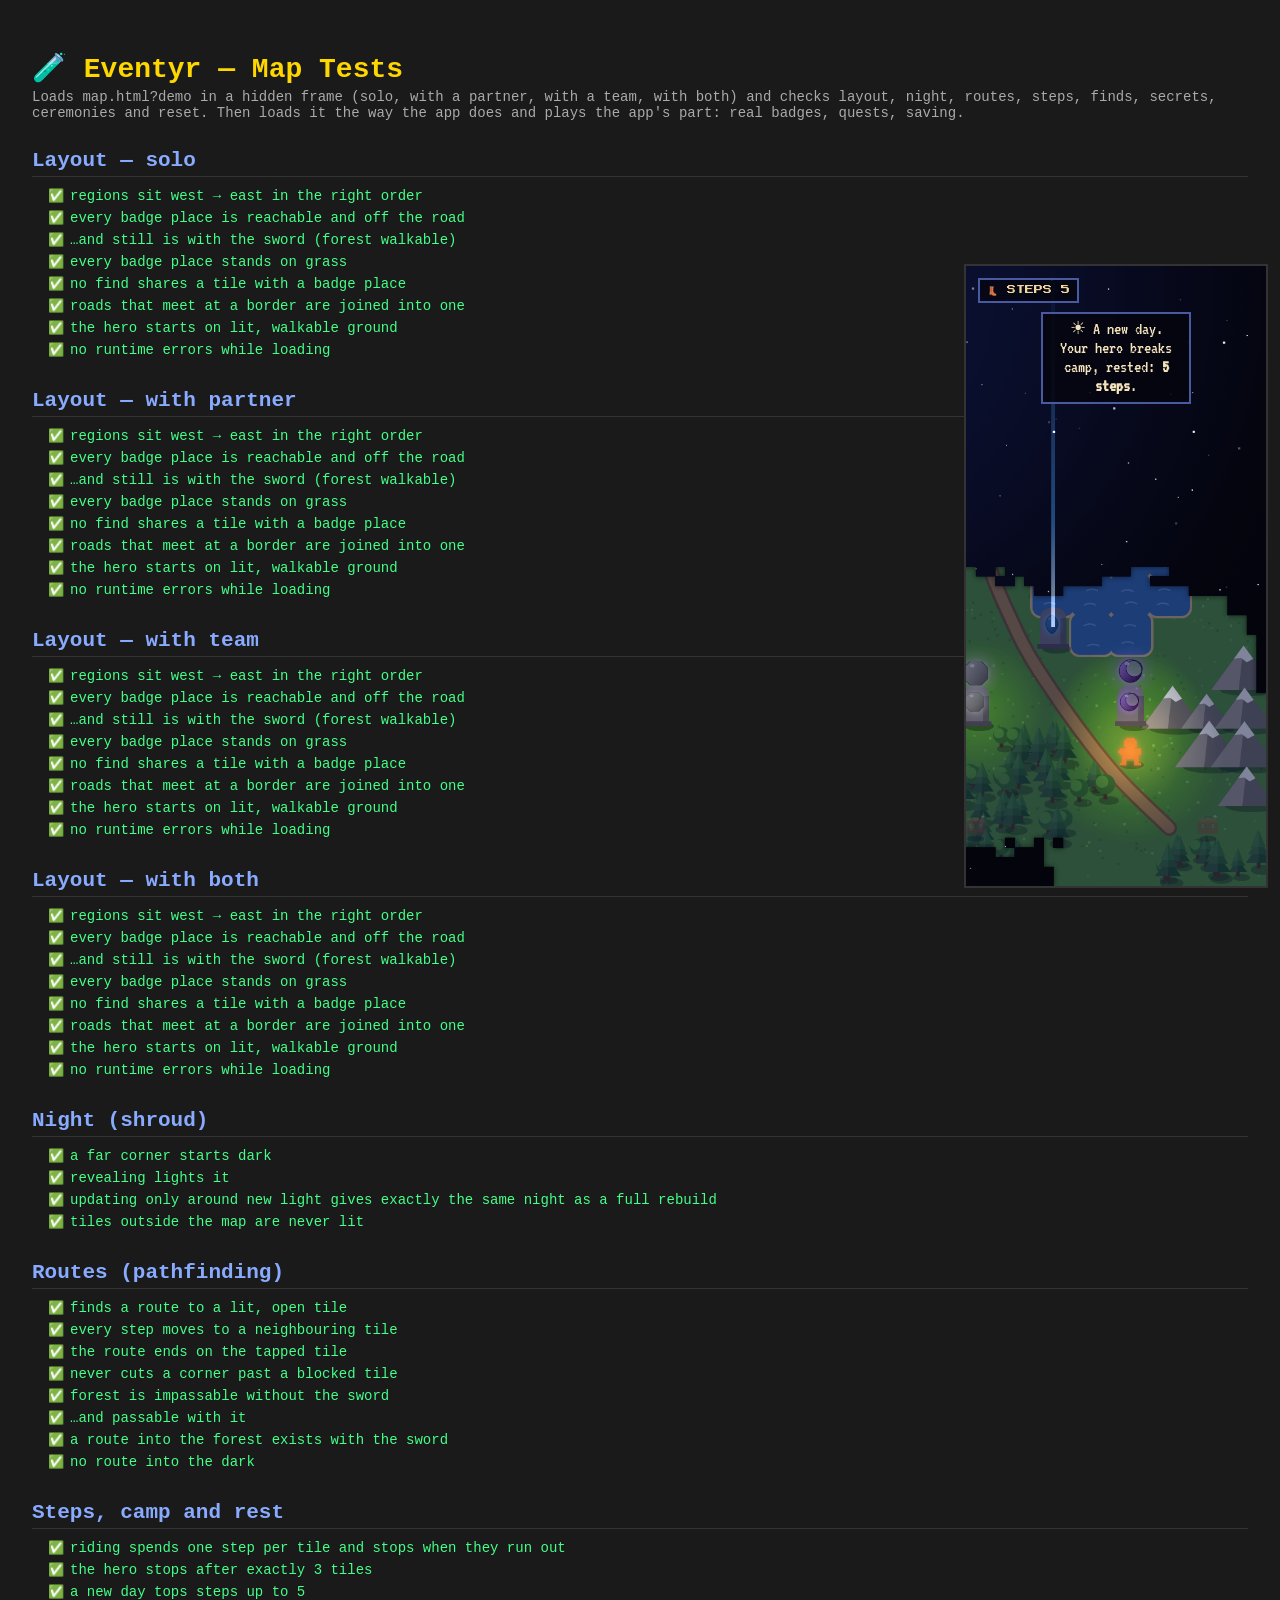
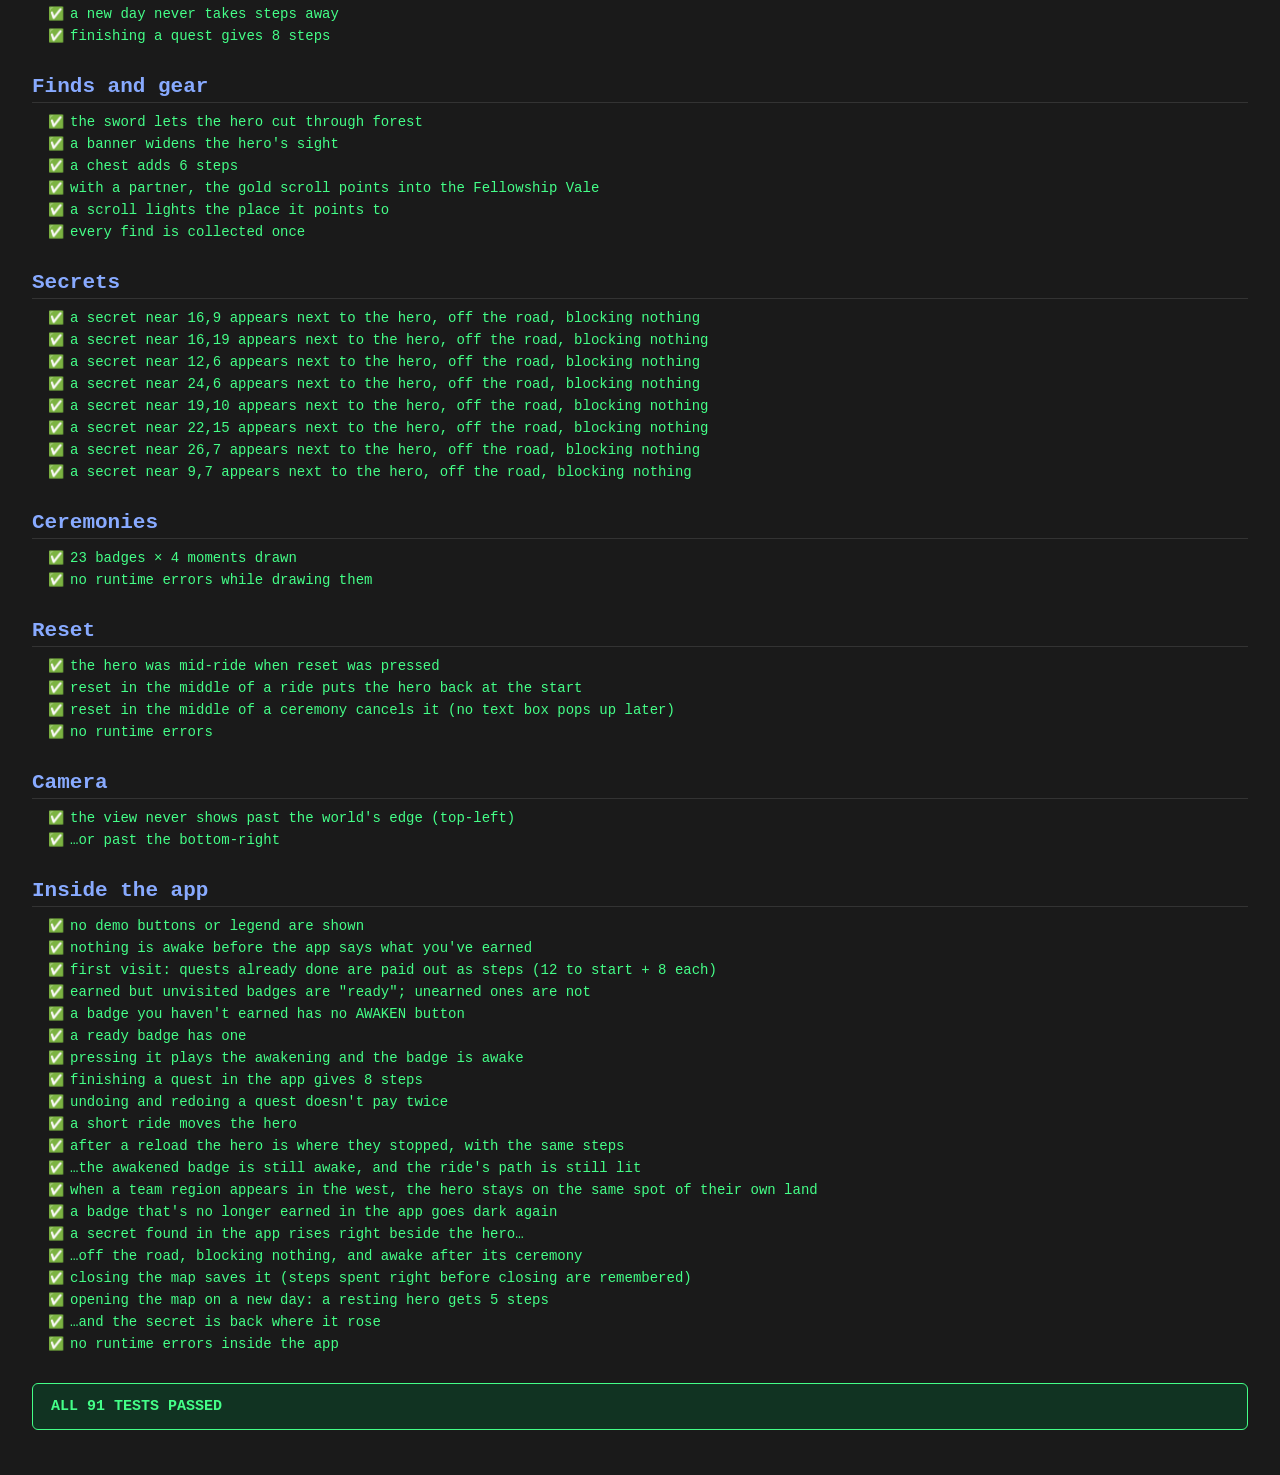
<file: map-tests.html>
<!DOCTYPE html>
<html lang="en">
<head>
  <meta charset="UTF-8">
<meta name="robots" content="noindex">  <!-- prototype page: keep it out of search results -->
  <title>Eventyr — Map Tests</title>
  <style>
    body { font-family: monospace; background: #1a1a1a; color: #eee; padding: 24px; font-size: 14px; }
    h1   { color: #FFD700; margin-bottom: 4px; }
    h2   { color: #88aaff; margin-top: 28px; margin-bottom: 8px; border-bottom: 1px solid #333; padding-bottom: 4px; }
    .pass { color: #44ff88; }
    .fail { color: #ff4444; }
    .row  { padding: 3px 0 3px 16px; }
    .icon { font-size: 13px; margin-right: 6px; }
    #summary { margin-top: 28px; padding: 14px 18px; border-radius: 6px; font-size: 15px; font-weight: bold; }
    #summary.all-pass { background: #113322; color: #44ff88; border: 1px solid #44ff88; }
    #summary.some-fail { background: #331111; color: #ff4444; border: 1px solid #ff4444; }
    /* the live map under test; kept visible so the browser animates it at full speed */
    iframe { position: fixed; right: 12px; bottom: 12px; width: 300px; height: 620px; pointer-events: none; border: 2px solid #333; }
  </style>
</head>
<body>
  <h1>🧪 Eventyr — Map Tests</h1>
  <p style="color:#aaa;margin:0 0 4px">Loads <code>map.html?demo</code> in a hidden frame (solo, with a partner, with a team, with both) and checks layout, night, routes, steps, finds, secrets, ceremonies and reset. Then loads it the way the app does and plays the app's part: real badges, quests, saving.</p>
  <div id="output"></div>
  <div id="summary">Running…</div>
  <iframe id="frame"></iframe>

<script type="module">
// ─────────────────────────────────────────────────────────────────
//  MINI TEST RUNNER (same style as test.html, but async)
// ─────────────────────────────────────────────────────────────────
let passed = 0, failed = 0;
const output = document.getElementById('output');
const suite = name => output.innerHTML += `<h2>${name}</h2>`;
function assert(description, actual, expected){
  const ok = JSON.stringify(actual) === JSON.stringify(expected);
  ok ? passed++ : failed++;
  output.innerHTML += `<div class="row ${ok ? 'pass' : 'fail'}"><span class="icon">${ok ? '✅' : '❌'}</span>${description}` +
    (ok ? '' : ` — expected <b>${JSON.stringify(expected)}</b>, got <b>${JSON.stringify(actual)}</b>`) + '</div>';
}
const wait = ms => new Promise(r => setTimeout(r, ms));

// Load the map's demo mode with the given URL params and wait for its debug handle.
const frame = document.getElementById('frame');
let errors = [];
async function open(url){
  errors = [];
  frame.src = url;
  await new Promise(r => frame.onload = r);
  frame.contentWindow.addEventListener('error', e => errors.push(e.message));
  for (let i = 0; i < 100 && !frame.contentWindow.__proto; i++) await wait(20);
  const P = frame.contentWindow.__proto;
  P.manualClock();          // animations run on a clock the tests fast-forward
  return P;
}
async function load(params){
  const P = await open('map.html?demo' + (params ? '&' + params : '') + '&t=' + Date.now());
  P.reset();
  return P;
}
// Load the map the way the app does (no ?demo, settings after the #). The tests then
// play app.js's part by calling applyState() with made-up badges and quest counts.
const loadApp = hash => open('map.html?t=' + Date.now() + '#' + hash);
const doc = () => frame.contentDocument;
const click = id => doc().getElementById(id).click();
const near = (a, b) => Math.max(Math.abs(a[0] - b[0]), Math.abs(a[1] - b[1])) <= 1;

const CONFIGS = [
  ['solo',          '',               ['solo'],                    3],
  ['with partner',  'partner=1',      ['solo', 'partner'],         4],
  ['with team',     'team=1',         ['team', 'solo'],            4],
  ['with both',     'partner=1&team=1', ['team', 'solo', 'partner'], 5],
];

try {
  // ── Layout, in every combination of regions ──
  for (const [label, params, areas, roadCount] of CONFIGS){
    suite('Layout — ' + label);
    const P = await load(params);
    assert('regions sit west → east in the right order', P.areas.map(a => a.split(':')[0]), areas);
    assert('every badge place is reachable and off the road', P.audit(), []);
    P.giveSword();
    assert('…and still is with the sword (forest walkable)', P.audit(), []);
    P.reset();
    assert('every badge place stands on grass', P.landmarks.filter(l => P.grid[l.y][l.x] !== '.').map(l => l.name), []);
    assert('no find shares a tile with a badge place', P.finds.filter(f => P.landmarks.some(l => l.x === f.x && l.y === f.y)).map(f => f.id), []);
    assert('roads that meet at a border are joined into one', P.roads.length, roadCount);
    assert('the hero starts on lit, walkable ground', [P.tileLit(P.start.x, P.start.y), P.passable(P.start.x, P.start.y)], [true, true]);
    assert('no runtime errors while loading', errors, []);
  }

  // ── The night ──
  suite('Night (shroud)');
  let P = await load('partner=1&team=1');
  assert('a far corner starts dark', P.tileLit(1, 1), false);
  P.reveal({ x: 1, y: 1, r: 2 });
  assert('revealing lights it', P.tileLit(1, 1), true);
  P.reveal({ x: 30, y: 15, r: 3 }); P.reveal({ x: 18, y: 10, r: 2.6 });
  const step = P.lit();
  P.rebuildShroud();
  const full = P.lit();
  assert('updating only around new light gives exactly the same night as a full rebuild', step.every((v, i) => v === full[i]), true);
  assert('tiles outside the map are never lit', [P.tileLit(-1, 0), P.tileLit(0, 99)], [false, false]);

  // ── Routes ──
  suite('Routes (pathfinding)');
  P = await load('');
  P.revealAll();
  const s = P.start;
  const route = P.findPath(s.x, s.y, s.x - 4, s.y - 3);
  assert('finds a route to a lit, open tile', !!route, true);
  assert('every step moves to a neighbouring tile', route.every((p, i) => near(p, i ? route[i - 1] : [s.x, s.y])), true);
  assert('the route ends on the tapped tile', route.at(-1), [s.x - 4, s.y - 3]);
  assert('never cuts a corner past a blocked tile', route.every((p, i) => {
    const [px, py] = i ? route[i - 1] : [s.x, s.y], dx = p[0] - px, dy = p[1] - py;
    return !(dx && dy) || (P.passable(px + dx, py) && P.passable(px, py + dy));
  }), true);
  // forest: the solo map has a forest tile at local (5,19); without the sword it can't be entered
  const forest = [P.start.x - 4, 19];
  assert('forest is impassable without the sword', P.passable(...forest), false);
  P.giveSword();
  assert('…and passable with it', P.passable(...forest), true);
  assert('a route into the forest exists with the sword', !!P.findPath(s.x, s.y, ...forest), true);
  P.reset();
  P.reveal({ x: s.x, y: s.y, r: 2 });
  assert('no route into the dark', P.findPath(s.x, s.y, s.x - 7, 3), null);

  // ── Steps, camp and rest ──
  suite('Steps, camp and rest');
  P = await load('');
  P.revealAll();
  P.steps = 3;
  const long = P.findPath(s.x, s.y, s.x - 5, s.y - 6);
  P.ride(long);
  assert('riding spends one step per tile and stops when they run out', P.steps, 0);
  assert('the hero stops after exactly 3 tiles', [P.hero.x, P.hero.y], long[2]);
  click('btn-day');
  assert('a new day tops steps up to 5', P.steps, 5);
  P.steps = 9; click('btn-day');
  assert('a new day never takes steps away', P.steps, 9);
  P.steps = 0; click('btn-quest');
  assert('finishing a quest gives 8 steps', P.steps, 8);

  // ── Finds and gear ──
  suite('Finds and gear');
  P = await load('partner=1');
  const byId = id => P.finds.find(f => f.id === id);
  P.pickUp(byId('sword'));
  assert('the sword lets the hero cut through forest', P.hasSword, true);
  const before = P.heroReveal;
  P.pickUp(byId('banner1'));
  assert('a banner widens the hero\'s sight', P.heroReveal > before, true);
  P.steps = 0; P.pickUp(byId('chest'));
  assert('a chest adds 6 steps', P.steps, 6);
  const sc = byId('scroll3');
  const vale = +P.areas.find(a => a.startsWith('partner')).split(':')[1];
  assert('with a partner, the gold scroll points into the Fellowship Vale', sc.shows[0] >= vale && sc.shows[0] < vale + 12, true);
  P.pickUp(sc); P.advance(2000);
  assert('a scroll lights the place it points to', P.tileLit(...sc.shows), true);
  assert('every find is collected once', P.found.size, 4);

  // ── Secrets never block the way ──
  suite('Secrets');
  P = await load('partner=1&team=1');
  P.revealAll();
  const spots = [[16, 9], [16, 19], [12, 6], [24, 6], [19, 10], [22, 15], [26, 7], [9, 7]];
  for (const [x, y] of spots){
    P.teleport(x, y);
    const n = P.landmarks.length;
    click('btn-secret'); P.unpose();
    if (P.landmarks.length > n){
      const l = P.landmarks.at(-1);
      assert(`a secret near ${x},${y} appears next to the hero, off the road, blocking nothing`,
        [near([l.x, l.y], [x, y]) || Math.max(Math.abs(l.x - x), Math.abs(l.y - y)) <= 2, P.onRoad(l.x, l.y), P.audit()], [true, false, []]);
    } else assert(`near ${x},${y} no safe spot: it politely refuses`, doc().getElementById('toast').textContent.includes('No room'), true);
  }

  // ── Ceremonies: every badge's build-up draws without errors ──
  suite('Ceremonies');
  P = await load('partner=1&team=1');
  P.revealAll();
  for (const id of ['s1', 's8', 's2', 's0']){ P.teleport(P.start.x, P.start.y - 4); click('btn-secret'); P.unpose(); }
  let drawn = 0;
  for (const l of P.landmarks){
    for (const at of [.2, .8, 1.6, 2.4]){ P.teleport(l.x, l.y + 1); P.pose(l.id, at); P.render(); drawn++; }
  }
  P.unpose();
  assert(`${P.landmarks.length} badges × 4 moments drawn`, drawn, P.landmarks.length * 4);
  assert('no runtime errors while drawing them', errors, []);

  // ── Reset is safe at any moment ──
  suite('Reset');
  P = await load('');
  P.revealAll(); P.steps = 20;
  P.startRide(P.findPath(s.x, s.y, s.x - 5, s.y - 6));
  P.advance(400);
  const midRide = P.walking;
  P.reset(); P.advance(1000);
  assert('the hero was mid-ride when reset was pressed', midRide, true);
  assert('reset in the middle of a ride puts the hero back at the start', [P.hero.x, P.hero.y, P.walking], [s.x, s.y, false]);
  P.play(0); P.advance(500);
  P.reset(); P.advance(4000);
  assert('reset in the middle of a ceremony cancels it (no text box pops up later)', [P.cutscene, doc().getElementById('dialog').hidden], [null, true]);
  assert('no runtime errors', errors, []);

  // ── Camera ──
  suite('Camera');
  P = await load('partner=1&team=1');
  P.teleport(0, 0); P.render();
  assert('the view never shows past the world\'s edge (top-left)', [P.view.x0, P.view.y0], [0, 0]);
  P.teleport(35, 21); P.render();
  const c = P.cam;
  assert('…or past the bottom-right', [P.view.x1, P.view.y1], [c.W, c.H]);

  // ── Inside the app: real badges, steps from real quests, saved on the phone ──
  suite('Inside the app');
  const uid = 'test-' + Date.now();
  P = await loadApp('uid=' + uid);
  assert('no demo buttons or legend are shown', getComputedStyle(doc().querySelector('.tools')).display, 'none');
  assert('nothing is awake before the app says what you\'ve earned', P.earned.size, 0);
  P.applyState({ unlocked: [0, 1], questsDone: 2 });
  assert('first visit: quests already done are paid out as steps (12 to start + 8 each)', P.steps, 12 + 2 * 8);
  assert('earned but unvisited badges are "ready"; unearned ones are not', [P.isReady(0), P.isReady(1), P.isReady(2)], [true, true, false]);
  P.open(2);
  assert('a badge you haven\'t earned has no AWAKEN button', doc().getElementById('dlg-awaken').hidden, true);
  P.open(0);
  assert('a ready badge has one', doc().getElementById('dlg-awaken').hidden, false);
  click('dlg-awaken'); P.advance(6000);
  assert('pressing it plays the awakening and the badge is awake', [P.earned.has(0), P.awake.has(0), P.isReady(0)], [true, true, false]);
  click('dlg-close');
  P.applyState({ unlocked: [0, 1], questsDone: 3 });
  assert('finishing a quest in the app gives 8 steps', P.steps, 12 + 3 * 8);
  P.applyState({ unlocked: [0, 1], questsDone: 2 });
  P.applyState({ unlocked: [0, 1], questsDone: 3 });
  assert('undoing and redoing a quest doesn\'t pay twice', P.steps, 12 + 3 * 8);
  const home = P.start, trip = P.findPath(home.x, home.y, home.x - 1, home.y - 2);   // open grass, inside the starting light
  P.ride(trip);
  const stopped = [P.hero.x, P.hero.y, P.steps];
  assert('a short ride moves the hero', stopped.slice(0, 2), trip.at(-1));

  P = await loadApp('uid=' + uid);
  P.applyState({ unlocked: [0, 1], questsDone: 3 });
  assert('after a reload the hero is where they stopped, with the same steps', [P.hero.x, P.hero.y, P.steps], stopped);
  assert('…the awakened badge is still awake, and the ride\'s path is still lit', [P.earned.has(0), P.tileLit(...trip[0])], [true, true]);

  P = await loadApp('uid=' + uid + '&team');
  P.applyState({ unlocked: [0, 1], questsDone: 3 });
  assert('when a team region appears in the west, the hero stays on the same spot of their own land',
    [P.hero.x - P.start.x, P.hero.y], [stopped[0] - home.x, stopped[1]]);
  P.applyState({ unlocked: [1], questsDone: 3 });
  assert('a badge that\'s no longer earned in the app goes dark again', P.earned.has(0), false);
  P.applyState({ unlocked: [0, 1, 's1'], questsDone: 3 });
  P.advance(8000);
  const sec = P.landmarks.find(l => l.id === 's1');
  assert('a secret found in the app rises right beside the hero…', !!sec && Math.max(Math.abs(sec.x - P.hero.x), Math.abs(sec.y - P.hero.y)) <= 2, true);
  assert('…off the road, blocking nothing, and awake after its ceremony', [P.onRoad(sec.x, sec.y), P.audit(), P.awake.has('s1')], [false, [], true]);

  // pretend the last visit was long ago: close the map first (it saves itself as it
  // closes, which would overwrite the change), then edit the save
  const key = P.saveKey;
  P.steps = 0;
  frame.src = 'about:blank'; await new Promise(r => frame.onload = r);
  const saved = JSON.parse(localStorage.getItem(key));
  assert('closing the map saves it (steps spent right before closing are remembered)', saved.steps, 0);
  saved.day = '2000-01-01'; localStorage.setItem(key, JSON.stringify(saved));
  P = await loadApp('uid=' + uid + '&team');
  P.applyState({ unlocked: [0, 1, 's1'], questsDone: 3 });
  assert('opening the map on a new day: a resting hero gets 5 steps', P.steps, 5);
  assert('…and the secret is back where it rose', !!P.landmarks.find(l => l.id === 's1' && l.x === sec.x && l.y === sec.y), true);
  assert('no runtime errors inside the app', errors, []);
  localStorage.removeItem(P.saveKey);
} catch (e){
  failed++;
  output.innerHTML += `<div class="row fail"><span class="icon">💥</span>The test run crashed: ${e && e.stack || e}</div>`;
}

const sum = document.getElementById('summary');
sum.className = failed ? 'some-fail' : 'all-pass';
sum.textContent = failed ? `${failed} FAILED, ${passed} passed` : `ALL ${passed} TESTS PASSED`;
document.title = sum.textContent;
</script>
</body>
</html>
</file>
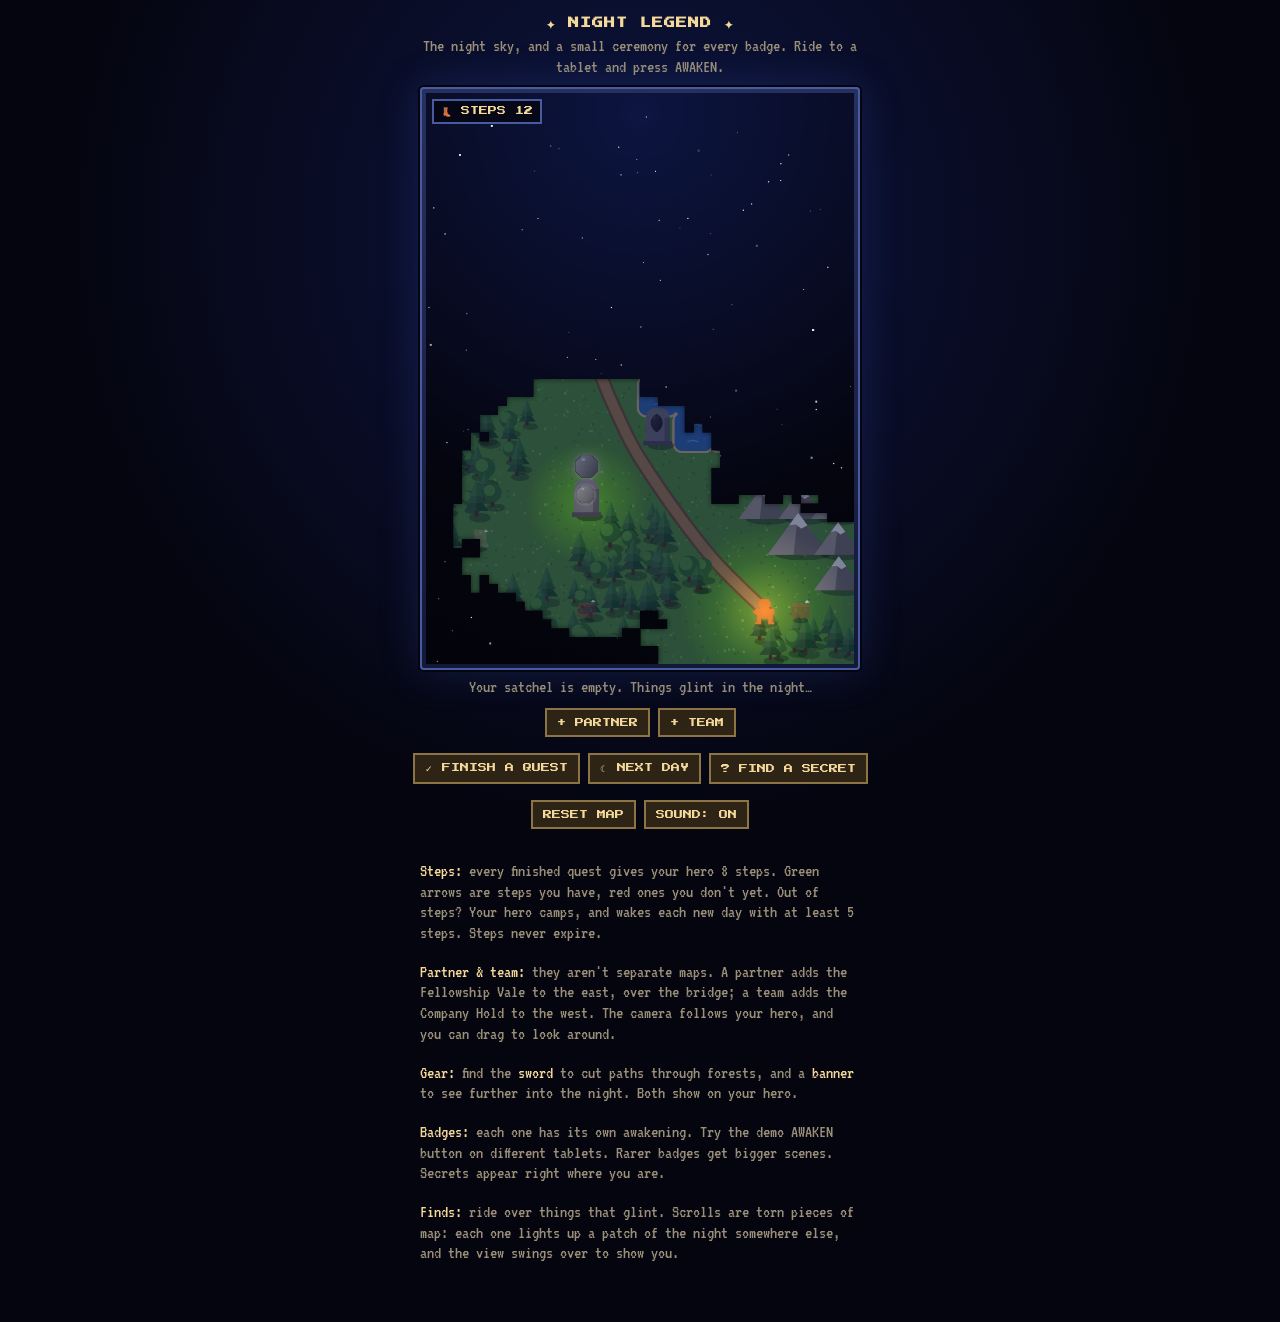
<file: map.html>
<!DOCTYPE html>
<html lang="en">
<head>
<meta charset="UTF-8">
<meta name="robots" content="noindex">  <!-- shown inside the app's BADGES tab; keep it out of search results -->
<meta name="viewport" content="width=device-width, initial-scale=1, viewport-fit=cover">
<title>Eventyr — Badge Map</title>
<link href="https://fonts.googleapis.com/css2?family=Press+Start+2P&family=VT323&display=swap" rel="stylesheet">
<style>
  *{ box-sizing:border-box; }
  body{
    margin:0; background:radial-gradient(ellipse at 50% 25%, #0D1540 0%, #05050F 65%) fixed #05050F; color:#e8dcc0;
    font-family:'VT323', monospace; font-size:18px;
    display:flex; flex-direction:column; align-items:center;
    padding:12px 12px 40px;
  }
  h1{ font-family:'Press Start 2P', monospace; font-size:11px; color:#f4d99a; margin:6px 0 4px; letter-spacing:1px; }
  .sub{ margin:0 0 10px; color:#9a8f78; text-align:center; max-width:440px; line-height:1.15; }

  .frame{
    position:relative; width:min(100%, 440px);
    padding:6px; border-radius:4px;
    background:linear-gradient(#26305e, #121838);
    box-shadow:0 0 0 2px #05050F, inset 0 0 0 2px #4a5aa0, 0 0 40px rgba(60,90,200,.25);
  }
  canvas{ display:block; width:100%; height:auto; background:#000; touch-action:none; cursor:pointer; }

  .tools{ display:flex; gap:8px; margin-top:10px; flex-wrap:wrap; justify-content:center; }
  .tools button{
    font-family:'Press Start 2P', monospace; font-size:9px; color:#f4d99a;
    background:#2e2416; border:2px solid #8c7444; padding:8px 10px; cursor:pointer;
  }
  .tools button:active{ transform:translateY(1px); }
  .tools button.on{ background:#f4d99a; color:#2e2416; }
  .tools .sep{ width:100%; height:0; }

  /* steps counter + toast, layered over the map */
  .hud{
    position:absolute; top:12px; left:12px; pointer-events:none;
    font-family:'Press Start 2P', monospace; font-size:9px; color:#f4d99a;
    background:rgba(5,5,15,.75); border:2px solid #4a5aa0; padding:5px 7px;
  }
  .hud.empty{ color:#9a8f78; }
  .toast{
    position:absolute; left:50%; top:46px; transform:translateX(-50%); pointer-events:none;
    max-width:86%; text-align:center; font-size:18px; line-height:1.05;
    background:rgba(5,5,15,.85); border:2px solid #4a5aa0; color:#f4e4bc; padding:6px 10px;
    opacity:0; transition:opacity .35s ease;
  }
  .toast.on{ opacity:1; }
  .satchel{ margin-top:8px; color:#9a8f78; text-align:center; min-height:20px; max-width:440px; }
  .satchel b{ color:#f4d99a; font-weight:normal; }

  .bar{ position:absolute; left:6px; right:6px; height:0; background:#000; transition:height .45s ease; pointer-events:none; }
  .bar.top{ top:6px; } .bar.bot{ bottom:6px; }
  .bar.on{ height:11%; }
  .flash{ position:absolute; inset:6px; background:#fff; opacity:0; pointer-events:none; transition:opacity .7s ease-out; }
  .flash.on{ opacity:1; transition:none; }

  /* Pokémon-style dialog */
  .dialog{
    position:absolute; left:10px; right:10px; bottom:10px;
    background:#f8f8f0; color:#202020;
    border:4px solid #303030; border-radius:6px;
    box-shadow:inset 0 0 0 2px #f8f8f0, inset 0 0 0 4px #6878a8;
    padding:12px 14px 10px; font-size:19px; line-height:1.1;
  }
  .dialog .title{ font-family:'Press Start 2P', monospace; font-size:10px; margin-bottom:8px; display:flex; align-items:center; gap:8px; }
  .dialog .emblem{ width:30px; height:30px; flex-shrink:0; display:flex; }
  .dialog .emblem svg{ width:100%; height:100%; }
  .dialog .emblem.dormant{ filter:grayscale(1) brightness(.55); }
  .dialog .lore{ font-style:italic; }
  .dialog .state{ margin-top:6px; color:#555; }
  .dialog .row{ display:flex; justify-content:flex-end; gap:8px; margin-top:8px; }
  .dialog button{
    font-family:'Press Start 2P', monospace; font-size:9px; padding:7px 9px;
    background:#fff; border:2px solid #303030; cursor:pointer;
  }
  .dialog button.primary{ background:#f4d99a; }
  .legend{ max-width:440px; margin-top:14px; color:#9a8f78; line-height:1.15; }
  .legend b{ color:#f4d99a; font-weight:normal; }

  /* Inside the app (BADGES tab): just the map, as big as fits, no demo controls.
     --view-shape (width ÷ height of the view) is set by the script to match the tab. */
  .hud-bag{ display:none; }
  body.app{ height:100vh; padding:0; justify-content:center; overflow:hidden; }
  body.app h1, body.app .sub, body.app .tools, body.app .legend, body.app .satchel{ display:none; }
  body.app .frame{ width:min(100vw, calc(100vh * var(--view-shape, .75))); padding:0; border-radius:0; box-shadow:none; }
  body.app .bar, body.app .flash{ left:0; right:0; }
  body.app .bar.top{ top:0; } body.app .bar.bot{ bottom:0; } body.app .flash{ inset:0; }
  body.app .hud-bag{ display:block; left:auto; right:12px; letter-spacing:2px; }
  body.app .hud-bag:empty{ display:none; }
</style>
</head>
<body>

<h1>✦ NIGHT LEGEND ✦</h1>
<p class="sub">The night sky, and a small ceremony for every badge. Ride to a tablet and press AWAKEN.</p>

<div class="frame">
  <canvas id="map"></canvas>
  <div class="bar top" id="bar-top"></div>
  <div class="bar bot" id="bar-bot"></div>
  <div class="flash" id="flash"></div>
  <div class="hud" id="hud"></div>
  <div class="hud hud-bag" id="hud-bag"></div>
  <div class="toast" id="toast"></div>
  <div class="dialog" id="dialog" hidden>
    <div class="title"><span class="emblem" id="dlg-emblem"></span><span id="dlg-name"></span></div>
    <div class="lore" id="dlg-lore"></div>
    <div class="state" id="dlg-state"></div>
    <div class="row">
      <button id="dlg-awaken" class="primary">AWAKEN (DEMO)</button>
      <button id="dlg-close">OK ▸</button>
    </div>
  </div>
</div>

<div class="satchel" id="satchel"></div>

<div class="tools">
  <button id="btn-partner">+ PARTNER</button>
  <button id="btn-team">+ TEAM</button>
  <span class="sep"></span>
  <button id="btn-quest">✓ FINISH A QUEST</button>
  <button id="btn-day">☾ NEXT DAY</button>
  <button id="btn-secret">? FIND A SECRET</button>
  <span class="sep"></span>
  <button id="btn-reset">RESET MAP</button>
  <button id="btn-sound">SOUND: ON</button>
</div>

<div class="legend">
  <p><b>Steps:</b> every finished quest gives your hero 8 steps. Green arrows are steps you have, red ones you don't yet. Out of steps? Your hero camps, and wakes each new day with at least 5 steps. Steps never expire.</p>
  <p><b>Partner &amp; team:</b> they aren't separate maps. A partner adds the Fellowship Vale to the east, over the bridge; a team adds the Company Hold to the west. The camera follows your hero, and you can drag to look around.</p>
  <p><b>Gear:</b> find the <b>sword</b> to cut paths through forests, and a <b>banner</b> to see further into the night. Both show on your hero.</p>
  <p><b>Badges:</b> each one has its own awakening. Try the demo AWAKEN button on different tablets. Rarer badges get bigger scenes. Secrets appear right where you are.</p>
  <p><b>Finds:</b> ride over things that glint. Scrolls are torn pieces of map: each one lights up a patch of the night somewhere else, and the view swings over to show you.</p>
</div>

<script type="module">
import { BADGE_DEFS, COMBINED_BADGE_DEFS, BALANCE_BADGE_DEFS, TEAM_BADGE_DEFS, SECRET_BADGE_DEFS, makeBadgeSVG } from './badges.js';

// ───────── World definition ─────────
// . grass   T forest   M mountain   ~ water   B bridge
// The world is laid out side by side: the Company Hold to the west (only if you
// have a team), your own land in the middle, and the Fellowship Vale to the east
// (only if you have a partner). The roads run out of your land into each region.
// Coordinates inside a region are local; they're shifted when the world is built.
const REGIONS = {
  solo: {
    name: '', tint: null,
    rows: [
      "MMMM.TTT~~TT",
      "MMM...T.~~.T",
      "MM.......~~.",
      "T........~~.",
      "TT........~~",
      "T.....TT.~~.",
      ".....TTT.~~.",
      ".....TT..BB.",
      "T........~~.",
      "TT......~~..",
      "T.......~~.T",
      "..MM....~~TT",
      ".MMM...~~~.T",
      "..M...~~~~..",
      "......~~~~..",
      ".TT....~~...",
      "TTT........M",
      "TT.......MMM",
      "T....TT...MM",
      "....TTTT...M",
      "..TTTTT.....",
      "MMTTTT...TTT",
    ],
    places: { 0:[4,17], 1:[6,15], 2:[6,12], 3:[7,9], 4:[2,6], 5:[10,9], 6:[7,3], 7:[2,2] },
    roads: (west, east) => [
      [[9,20],[7.5,18.5],[6,16.5],[5,14.8],[4.2,12.5],[4.6,10],[5.5,8],[7.5,7],[9,7],[10,7], east ? [12,6.6] : [11.6,6.4]],
      [[5.5,8],[4.3,5.6],[4,3.6],[4,2],[4,1.2]],
      [[5.5,8],[3.5,7.4],[1.5,7], west ? [0,6.8] : [0.4,6.9]],
    ],
  },
  partner: {
    name: 'FELLOWSHIP VALE', tint: 'rgba(255,170,60,.10)', sign: [2.2, 5],   // warm, campfire-lit grass
    rows: [
      "MMMMMMMMMMMM",
      "MTT....TTMMM",
      "TT.......TMM",
      "T.........TM",
      "T...TT.....T",
      "M..........T",
      "...........T",
      "....TT.....T",
      "MT.........T",
      "MT...~~~...T",
      "MM...~~~...T",
      "MT.........T",
      "MT..TT.....T",
      "M..........M",
      "M...TTT....M",
      "MT.........M",
      "MTT.....TT.M",
      "MT.........M",
      "MM..TT....MM",
      "MMT.......MM",
      "MMMTT..TTMMM",
      "MMMMMMMMMMMM",
    ],
    places: { c0:[2,10], b0:[8,6], c1:[8,2], b1:[2,3], b2:[9,13], c2:[6,18] },
    roads: () => [
      [[0,6.6],[2,6.7],[4.5,6.5],[6.5,5],[6,2.5]],
      [[4.5,6.5],[3.6,8.6],[4,11.5],[6.5,13],[7.5,15.5],[6.5,17]],
    ],
  },
  team: {
    name: 'COMPANY HOLD', tint: 'rgba(90,140,255,.10)', sign: [9.8, 5],      // cool, banner-blue grass
    rows: [
      "MMMMMMMMMMMM",
      "MMM.....TTMM",
      "MM........TM",
      "M...TT.....M",
      "M..........T",
      "T...~~~....T",
      "T...~~~.....",
      "T...........",
      "TT.........T",
      "M....TT....T",
      "M..........M",
      "MT.........M",
      "M...MM.....M",
      "M...MM.....T",
      "T..........T",
      "TT.........T",
      "M...TT.....M",
      "M..........M",
      "MM.......TMM",
      "MMM.....MMMM",
      "MMMMTTTMMMMM",
      "MMMMMMMMMMMM",
    ],
    places: { t0:[8,9], t1:[2,8], t2:[8,3], t3:[2,15], t4:[5,18] },
    roads: () => [
      [[12,6.8],[9,7.2],[6.5,8],[4,10],[3,12.5],[4,15],[5.5,16.6]],
      [[6.5,8],[8,5.5],[6.5,2.5]],
    ],
  },
};

// Two modes. Inside the app (the BADGES tab shows this page in an iframe) the map runs
// on the player's real badges and quests. Opened on its own, or with ?demo (the tests
// do that), it's the prototype playground with demo buttons.
const params = new URLSearchParams(location.search);
const DEMO = params.has('demo') || window.parent === window;
if (!DEMO) document.body.classList.add('app');
// Regions: in the demo, ?partner and/or ?team in the URL add them. In the app, app.js
// sets them in the address after the # (#uid=…&partner&team), from your real groups.
const appParams = new URLSearchParams(location.hash.slice(1));
const HAS_PARTNER = (DEMO ? params : appParams).has('partner');
const HAS_TEAM    = (DEMO ? params : appParams).has('team');
const ORDER = [HAS_TEAM && 'team', 'solo', HAS_PARTNER && 'partner'].filter(Boolean);   // west to east

const ROWS = REGIONS.solo.rows.length;
const GRID = Array.from({ length: ROWS }, () => ''), PLACES = {}, ROADS = [], AREAS = [];
let OX = 0;                                      // x offset of each region as it's laid out
for (const key of ORDER){
  const r = REGIONS[key];
  r.rows.forEach((row, y) => GRID[y] += row);
  for (const [id, [x, y]] of Object.entries(r.places)) PLACES[id] = [x + OX, y];
  for (const line of (key === 'solo' ? r.roads(HAS_TEAM, HAS_PARTNER) : r.roads())) ROADS.push(line.map(([x, y]) => [x + OX, y]));
  AREAS.push({ key, name: r.name, tint: r.tint, x0: OX, x1: OX + 12, sign: r.sign && [r.sign[0] + OX, r.sign[1]] });
  OX += 12;
}
const local = (key, x, y) => [x + AREAS.find(a => a.key === key).x0, y];
const SOLO_X = local('solo', 0, 0)[0];          // where your own land starts

const COLS = GRID[0].length, T = 32;            // logical tile size in px
const W = COLS * T, H = ROWS * T;
const at = (x, y) => (GRID[y] && GRID[y][x]) || 'M';
// With the sword, the hero can cut a way through forest.
let hasSword = false;
const passable = (x, y) => x >= 0 && y >= 0 && x < COLS && y < ROWS &&
  (at(x, y) === '.' || at(x, y) === 'B' || (hasSword && at(x, y) === 'T'));

// A road that starts where another ends (at a region border) continues it, so
// the two are drawn as one unbroken curve.
for (let i = ROADS.length - 1; i >= 0; i--){
  const [sx, sy] = ROADS[i][0];
  const prev = ROADS.find((r, j) => j !== i && Math.hypot(r.at(-1)[0] - sx, r.at(-1)[1] - sy) < .01);
  if (prev){ prev.push(...ROADS[i].slice(1)); ROADS.splice(i, 1); }
}
// Catmull-Rom: a smooth curve that passes through every point, so a branch that
// starts on a road's point meets the road exactly. Sampled into short segments
// that are used both for drawing and for the "is this on a road?" check.
function smooth(pts, per = 8){
  const out = [], P = i => pts[Math.max(0, Math.min(pts.length - 1, i))];
  for (let i = 0; i < pts.length - 1; i++){
    const [p0, p1, p2, p3] = [P(i - 1), P(i), P(i + 1), P(i + 2)];
    for (let k = 0; k < per; k++){
      const t = k / per, t2 = t*t, t3 = t2*t;
      out.push([0, 1].map(d => .5 * (2*p1[d] + (-p0[d] + p2[d])*t + (2*p0[d] - 5*p1[d] + 4*p2[d] - p3[d])*t2 + (-p0[d] + 3*p1[d] - 3*p2[d] + p3[d])*t3)));
    }
  }
  out.push(pts.at(-1));
  return out;
}
const ROAD_PATHS = ROADS.map(r => smooth(r));
const roadDist = (x, y) => Math.min(...ROAD_PATHS.map(l => Math.min(...l.slice(1).map((p, i) => segDist(x, y, l[i], p)))));

function segDist(px, py, [ax, ay], [bx, by]){
  const dx = bx - ax, dy = by - ay, t = Math.max(0, Math.min(1, ((px - ax) * dx + (py - ay) * dy) / (dx*dx + dy*dy || 1)));
  return Math.hypot(px - ax - t * dx, py - ay - t * dy);
}
// Is a tile on (or right beside) a road? Badge places must never be.
const onRoad = (x, y) => roadDist(x, y) < .6;

const ALL_DEFS = [
  ...BADGE_DEFS.map(b => ({ ...b, kind: 'solo' })),
  ...COMBINED_BADGE_DEFS.map(b => ({ ...b, kind: 'camp' })),     // shared total → campfire
  ...BALANCE_BADGE_DEFS.map(b => ({ ...b, kind: 'twin' })),      // both partners → twin tablets
  ...TEAM_BADGE_DEFS.map(b => ({ ...b, kind: 'team' })),         // whole crew → banner stone
  ...SECRET_BADGE_DEFS.map(b => ({ ...b, kind: 'secret' })),
];
const DEF = id => ALL_DEFS.find(b => b.id === id);
let LANDMARKS = [];
function buildLandmarks(){
  LANDMARKS = Object.entries(PLACES).map(([id, [x, y]]) => ({ ...DEF(isNaN(id) ? id : +id), x, y }));
}

// The real badge art, rasterised once for drawing on the canvas.
const BADGE_IMG = {}, DARK_IMG = {};
for (const b of ALL_DEFS){
  const img = new Image();
  img.src = 'data:image/svg+xml;charset=utf-8,' + encodeURIComponent(makeBadgeSVG(b, 64));
  BADGE_IMG[b.id] = img;
  // the dark, dormant carving, prepared once
  img.onload = () => {
    const c = document.createElement('canvas'); c.width = c.height = 64;
    const g = c.getContext('2d'); g.filter = 'grayscale(1) brightness(.35)'; g.drawImage(img, 0, 0, 64, 64);
    DARK_IMG[b.id] = c;
  };
}

// Things to find in the night. Ride over one to pick it up.
// Gear goes on the hero: the sword cuts through forest, a banner lets you see further.
// Scrolls are torn pieces of map: each lights a patch of night somewhere else.
const soloAt = (x, y) => local('solo', x, y);
const FINDS = [
  { id:'scroll1', at:soloAt(1,18), icon:'📜', name:'A torn piece of map', text:'It shows a sword left in a stone, by the western mountains.', shows:soloAt(0,13) },
  { id:'chest',   at:soloAt(10,20), icon:'🧰', name:'A small chest', text:'Inside: trail rations. +6 steps.', steps:6 },
  { id:'sword',   at:soloAt(0,13), icon:'🗡️', name:'A sword in a stone', text:'Your hero pulls it free. Now you can cut a path through forests.', sword:true },
  { id:'chest3',  at:soloAt(4,20), icon:'🧰', name:'A chest deep in the woods', text:'Only a blade could reach it. +6 steps.', steps:6 },
  { id:'banner1', at:soloAt(5,10), icon:'🚩', name:'A crimson banner', text:'Raised high, it lets your hero see further into the night.', banner:'#C8323C' },
  { id:'scroll2', at:soloAt(11,5), icon:'📜', name:'A water-stained map', text:'It marks a tablet high in the north, where the ground runs hot.', shows:soloAt(7,3) },
  { id:'banner2', at:soloAt(0,7),  icon:'🏳️', name:'A teal banner', text:'Your hero swaps banners. Same sharp eyes, new colour.', banner:'#26A69A' },
  { id:'scroll3', at:soloAt(5,1),  icon:'📜', name:'A map sealed in gold',
    ...(HAS_PARTNER ? { text:'East, past the river: a valley where two travellers once lit a fire together.', shows:local('partner', 2, 10) }
                    : { text:'It shows a chest hidden deep in the southern woods.', shows:soloAt(4,20) }) },
  ...(HAS_PARTNER ? [{ id:'chest2', at:local('partner', 10, 4), icon:'🧰', name:'A shared chest', text:'Packed for two. +6 steps.', steps:6 }] : []),
  ...(HAS_TEAM ? [{ id:'banner3', at:local('team', 9, 8), icon:'🏴', name:'The company standard', text:'A banner for the whole crew. Your hero sees further with it.', banner:'#FFD700' }] : []),
].map(f => ({ ...f, x: f.at[0], y: f.at[1] }));
const findAt = (x, y) => FINDS.find(f => f.x === x && f.y === y && !found.has(f.id));

const START = { x: SOLO_X + 9, y: 20 };
const landmarkAt = (x, y) => LANDMARKS.find(l => l.x === x && l.y === y);
const walkable = (x, y) => passable(x, y) && !landmarkAt(x, y);

// Every tile the hero can reach from the start (ignoring the night) — used to check
// the layout on load and to make sure a secret never cuts anything off.
function reachable(extraBlocked){
  const key = (x, y) => y * COLS + x, seen = new Set([key(START.x, START.y)]), q = [[START.x, START.y]];
  for (let qi = 0; qi < q.length; qi++){
    const [x, y] = q[qi];
    for (let dy = -1; dy <= 1; dy++) for (let dx = -1; dx <= 1; dx++){
      const nx = x + dx, ny = y + dy;
      if ((!dx && !dy) || seen.has(key(nx, ny)) || !walkable(nx, ny) || (extraBlocked && extraBlocked[0] === nx && extraBlocked[1] === ny)) continue;
      if (dx && dy && (!passable(x + dx, y) || !passable(x, y + dy))) continue;
      seen.add(key(nx, ny)); q.push([nx, ny]);
    }
  }
  return { size: seen.size, has: (x, y) => seen.has(key(x, y)) };
}
const touches = (r, l) => [[-1,-1],[0,-1],[1,-1],[-1,0],[1,0],[-1,1],[0,1],[1,1]].some(([a, b]) => r.has(l.x + a, l.y + b));

let HERO_REVEAL = 2.6;
const BANNER_REVEAL = 3.4, LANDMARK_REVEAL = 3.6, QUEST_STEPS = 8, START_STEPS = 12;

// ───────── Deterministic noise ─────────
function hash(x, y, s = 0){
  let h = (x * 374761393 + y * 668265263 + s * 2147483647) | 0;
  h = (h ^ (h >>> 13)) * 1274126177 | 0;
  return ((h ^ (h >>> 16)) >>> 0) / 4294967295;
}
// ───────── Game clock ─────────
// Everything that animates asks this clock for the time and schedules through it.
// Normally it's the browser's own clock. Tests switch it to manual and fast-forward,
// so rides and ceremonies finish instantly and the same way every run.
const clock = {
  manual: false, t: 0, frames: [], timers: [],
  now(){ return this.manual ? this.t : performance.now(); },
  frame(cb){ this.manual ? this.frames.push(cb) : requestAnimationFrame(cb); },
  later(cb, ms){
    if (!this.manual) return setTimeout(cb, ms);
    const h = { at: this.t + ms, cb }; this.timers.push(h); return h;
  },
  cancel(h){ if (this.manual) this.timers = this.timers.filter(x => x !== h); else clearTimeout(h); },
  // move time forward in 16 ms frames, running whatever falls due (stop early if done() says so)
  advance(ms, done){
    for (const end = this.t + ms; this.t < end && !(done && done());){
      this.t += 16;
      const due = this.timers.filter(x => x.at <= this.t);
      this.timers = this.timers.filter(x => x.at > this.t);
      due.forEach(x => x.cb());
      const fr = this.frames; this.frames = [];
      fr.forEach(cb => cb(this.t));
    }
  },
};

let seedState = 7;
const rand = () => (seedState = (seedState * 16807) % 2147483647) / 2147483647;

// ───────── Canvas setup ─────────
const DPR = 2;
// The screen is a window onto the world, 12 × 16 tiles, and a camera follows the hero.
// In the app the window takes the shape of the tab instead (16 tiles tall, 7–12 wide),
// so a tall phone screen is filled edge to edge rather than getting dark bands.
const VH = 16 * T;
const viewWidth = () => DEMO || !innerHeight ? 12 * T : Math.max(7 * T, Math.min(12 * T, Math.round(VH * innerWidth / innerHeight)));
let VW = viewWidth();                            // re-fitted when the tab changes shape (see the resize listener)
document.documentElement.style.setProperty('--view-shape', VW / VH);
const canvas = document.getElementById('map');
canvas.width = VW * DPR; canvas.height = VH * DPR;
const ctx = canvas.getContext('2d');
ctx.scale(DPR, DPR);
function makeLayer(w = W, h = H){
  const c = document.createElement('canvas');
  c.width = w * DPR; c.height = h * DPR;
  const g = c.getContext('2d'); g.scale(DPR, DPR);
  return [c, g];
}

// ───────── Terrain (drawn once) ─────────
const [terrainC, tg] = makeLayer();

function drawTerrain(){
  seedState = 7;
  // grass base + speckle
  tg.fillStyle = '#4a8a2c'; tg.fillRect(0, 0, W, H);
  for (let i = 0; i < 2600; i++){
    const x = rand() * W, y = rand() * H, r = rand();
    tg.fillStyle = r < .45 ? '#3d7a24' : r < .8 ? '#579a34' : '#6aac3e';
    tg.fillRect(x | 0, y | 0, 2, 2);
  }
  // each shared region gets its own tint so it reads as a separate area
  for (const a of AREAS) if (a.tint){ tg.fillStyle = a.tint; tg.fillRect(a.x0 * T, 0, (a.x1 - a.x0) * T, H); }
  // water with sandy shore
  for (let y = 0; y < ROWS; y++) for (let x = 0; x < COLS; x++){
    const c = at(x, y);
    if (c !== '~' && c !== 'B') continue;
    tg.fillStyle = '#c9b27a';
    tg.beginPath(); tg.roundRect(x*T - 3, y*T - 3, T + 6, T + 6, 9); tg.fill();
  }
  for (let y = 0; y < ROWS; y++) for (let x = 0; x < COLS; x++){
    const c = at(x, y);
    if (c !== '~' && c !== 'B') continue;
    tg.fillStyle = '#2d64a8';
    tg.beginPath(); tg.roundRect(x*T - 1, y*T - 1, T + 2, T + 2, 7); tg.fill();
  }
  for (let y = 0; y < ROWS; y++) for (let x = 0; x < COLS; x++){
    const c = at(x, y);
    if (c !== '~' && c !== 'B') continue;
    tg.strokeStyle = 'rgba(150,200,255,.45)'; tg.lineWidth = 1.2;
    for (let k = 0; k < 2; k++){
      const yy = y*T + 9 + k*13 + hash(x, y, k)*4, xx = x*T + 4 + hash(x, y, k+5)*10;
      tg.beginPath(); tg.moveTo(xx, yy); tg.quadraticCurveTo(xx + 5, yy - 3, xx + 10, yy); tg.stroke();
    }
  }
  // road
  const roadLine = (pts, w, col) => {
    tg.strokeStyle = col; tg.lineWidth = w; tg.lineCap = 'round'; tg.lineJoin = 'round';
    tg.beginPath();
    pts.forEach(([x, y], i) => i ? tg.lineTo(x*T + T/2, y*T + T/2) : tg.moveTo(x*T + T/2, y*T + T/2));
    tg.stroke();
  };
  for (const pts of ROAD_PATHS) roadLine(pts, 13, '#6b4f2a');
  for (const pts of ROAD_PATHS) roadLine(pts, 9, '#9c7a45');
  // bridge planks over road
  for (let y = 0; y < ROWS; y++) for (let x = 0; x < COLS; x++){
    if (at(x, y) !== 'B') continue;
    tg.fillStyle = '#5a3d1e'; tg.fillRect(x*T - 2, y*T + 7, T + 4, 18);
    for (let k = 0; k < 6; k++){ tg.fillStyle = k % 2 ? '#a07040' : '#8a5e33'; tg.fillRect(x*T - 2 + k*6, y*T + 8, 5, 16); }
    tg.fillStyle = '#3d2812'; tg.fillRect(x*T - 2, y*T + 6, T + 4, 2); tg.fillRect(x*T - 2, y*T + 24, T + 4, 2);
  }
  // objects, back-to-front
  const objs = [];
  for (let y = 0; y < ROWS; y++) for (let x = 0; x < COLS; x++){
    const c = at(x, y);
    if (c === 'T'){
      const n = 3 + (hash(x, y, 1) * 2 | 0);
      for (let k = 0; k < n; k++) objs.push({ k:'tree', x: x*T + 4 + hash(x,y,k+10)*24, y: y*T + 8 + hash(x,y,k+20)*22, s: .8 + hash(x,y,k+30)*.45, oak: hash(x,y,k+40) < .3 });
    } else if (c === 'M'){
      objs.push({ k:'mtn', x: x*T + 16 + (hash(x,y,2)-.5)*6, y: y*T + 30, s: .95 + hash(x,y,3)*.35 });
    }
  }
  // nothing grows on the road: drop trees and peaks whose base sits on it
  const clear = objs.filter(o => roadDist(o.x / T - .5, o.y / T - .5) > (o.k === 'tree' ? .42 : .6));
  clear.sort((a, b) => a.y - b.y);
  for (const o of clear) o.k === 'tree' ? drawTree(tg, o) : drawMountain(tg, o);
}

function drawTree(g, { x, y, s, oak }){
  g.fillStyle = 'rgba(0,0,0,.28)';
  g.beginPath(); g.ellipse(x + 3, y + 1, 8*s, 3.5*s, 0, 0, Math.PI*2); g.fill();
  g.fillStyle = '#4a3018'; g.fillRect(x - 1.5, y - 6*s, 3, 6*s);
  if (oak){
    g.fillStyle = '#2f6a22'; g.beginPath(); g.arc(x, y - 12*s, 8*s, 0, Math.PI*2); g.fill();
    g.fillStyle = '#4b8f30'; g.beginPath(); g.arc(x - 2.5*s, y - 14*s, 5*s, 0, Math.PI*2); g.fill();
    return;
  }
  const layers = [[0, 9, '#1d4a1c'], [-6, 7, '#265c22'], [-11, 5, '#2f6e28']];
  for (const [dy, w, col] of layers){
    g.fillStyle = col; g.beginPath();
    g.moveTo(x - w*s, y - 4*s + dy*s); g.lineTo(x + w*s, y - 4*s + dy*s); g.lineTo(x, y - 16*s + dy*s); g.closePath(); g.fill();
    g.fillStyle = 'rgba(255,255,255,.08)'; g.beginPath();
    g.moveTo(x - w*s, y - 4*s + dy*s); g.lineTo(x, y - 4*s + dy*s); g.lineTo(x, y - 16*s + dy*s); g.closePath(); g.fill();
  }
}

function drawMountain(g, { x, y, s }){
  const w = 22*s, h = 30*s;
  g.fillStyle = 'rgba(0,0,0,.3)'; g.beginPath(); g.ellipse(x + 4, y, w*.9, 5, 0, 0, Math.PI*2); g.fill();
  g.fillStyle = '#6f6a62'; g.beginPath(); g.moveTo(x - w, y); g.lineTo(x, y - h); g.lineTo(x + w, y); g.closePath(); g.fill();
  g.fillStyle = '#9c968a'; g.beginPath(); g.moveTo(x - w, y); g.lineTo(x, y - h); g.lineTo(x - w*.15, y); g.closePath(); g.fill();
  g.fillStyle = '#f2f2ee'; g.beginPath(); g.moveTo(x - w*.3, y - h*.7); g.lineTo(x, y - h); g.lineTo(x + w*.3, y - h*.7); g.lineTo(x + w*.1, y - h*.62); g.lineTo(x - w*.08, y - h*.72); g.closePath(); g.fill();
}

// ───────── State ─────────
let reveals, hero, earned, path, pendingTarget, walking, steps, found, banner;
let walkId = 0, cutTimers = [], cutscene = null;   // so a reset can stop a ride or a ceremony in progress
function resetState(){
  walkId++; cutTimers.forEach(h => clock.cancel(h)); cutTimers = []; cutscene = null;
  buildLandmarks();
  earned = new Set(DEMO ? [0] : []);           // demo: Boulder starts earned for contrast
  hero = { x: START.x, y: START.y, face: -1, step: 0 };
  steps = START_STEPS; found = new Set(); banner = null; hasSword = false; HERO_REVEAL = 2.6; day = 1; marker = null;
  updateHud(); updateSatchel();
  reveals = [{ x: START.x, y: START.y, r: 3.2 }];
  for (const l of LANDMARKS) if (earned.has(l.id)) reveals.push({ x: l.x, y: l.y, r: LANDMARK_REVEAL });
  path = null; pendingTarget = null; walking = false;
  closeDialog();
  renderShroud();
  camFree = false; camLook = null; snapCamera();
}

// ───────── Shroud ─────────
// Computed on a grid of quarter-tiles. A cell is lit if it sits inside any reveal
// circle, with noise wobbling each circle's edge so the border is ragged, not round.
const SUB = 4, SW = COLS * SUB, SH = ROWS * SUB;
const [shroudC, sg] = makeLayer();

// Light only ever grows, so each cell is remembered once it's lit (LIT), and a new
// or growing light only re-checks and repaints the cells around it.
const LIT = new Uint8Array(SW * SH);
function inLight(ix, iy, r){
  const n = hash(ix >> 1, iy >> 1, 4) * .65 + hash(ix >> 2, iy >> 2, 5) * .35;
  const dx = (ix + .5) / SUB - (r.x + .5), dy = (iy + .5) / SUB - (r.y + .5);
  return dx*dx + dy*dy < (r.r - .45 + n * .9) ** 2;
}
const [shroudBlurC, sbg] = makeLayer();      // soft edge, blurred once per change (not per frame)
function renderShroud(rv){                   // rv: the light that changed; none = rebuild all
  let x0 = 0, y0 = 0, x1 = SW, y1 = SH;
  if (rv){
    const m = rv.r + .6;
    x0 = Math.max(0, Math.floor((rv.x + .5 - m) * SUB)); x1 = Math.min(SW, Math.ceil((rv.x + .5 + m) * SUB));
    y0 = Math.max(0, Math.floor((rv.y + .5 - m) * SUB)); y1 = Math.min(SH, Math.ceil((rv.y + .5 + m) * SUB));
  } else LIT.fill(0);
  const lights = rv ? [rv] : reveals, step = T / SUB;
  for (let iy = y0; iy < y1; iy++) for (let ix = x0; ix < x1; ix++){
    const i = iy * SW + ix;
    if (!LIT[i] && lights.some(r => inLight(ix, iy, r))) LIT[i] = 1;
  }
  // repaint the dark cells in that box
  sg.clearRect(x0 * step, y0 * step, (x1 - x0) * step, (y1 - y0) * step);
  sg.fillStyle = '#000';
  for (let iy = y0; iy < y1; iy++) for (let ix = x0; ix < x1; ix++)
    if (!LIT[iy * SW + ix]) sg.fillRect(ix * step, iy * step, step + .5, step + .5);
  // re-blur just that box (plus a margin, so the blur blends into what's around it)
  const pad = 12, bx = x0 * step - pad, by = y0 * step - pad, bw = (x1 - x0) * step + pad * 2, bh = (y1 - y0) * step + pad * 2;
  sbg.save(); sbg.beginPath(); sbg.rect(bx, by, bw, bh); sbg.clip();
  sbg.clearRect(bx, by, bw, bh); sbg.filter = 'blur(5px)';
  const sx = Math.max(0, bx - pad), sy = Math.max(0, by - pad), sw = Math.min(W, bx + bw + pad) - sx, sh = Math.min(H, by + bh + pad) - sy;
  sbg.drawImage(shroudC, sx * DPR, sy * DPR, sw * DPR, sh * DPR, sx, sy, sw, sh);
  sbg.restore();
}
// add a new light and show it
function reveal(rv){ reveals.push(rv); renderShroud(rv); return rv; }
// a tile counts as explored when the cell at its centre is lit
const tileLit = (x, y) => x >= 0 && y >= 0 && x < COLS && y < ROWS && LIT[(y * SUB + SUB / 2) * SW + x * SUB + SUB / 2] === 1;

// ───────── Pathfinding (8-way, no corner cutting) ─────────
// A tiny binary min-heap of [distance, x, y], so the nearest tile pops first.
function heapPush(h, v){
  h.push(v);
  for (let i = h.length - 1; i > 0;){ const p = (i - 1) >> 1; if (h[p][0] <= h[i][0]) break; [h[p], h[i]] = [h[i], h[p]]; i = p; }
}
function heapPop(h){
  const top = h[0], last = h.pop();
  if (h.length){
    h[0] = last;
    for (let i = 0;;){
      const l = 2 * i + 1, r = l + 1; let m = i;
      if (l < h.length && h[l][0] < h[m][0]) m = l;
      if (r < h.length && h[r][0] < h[m][0]) m = r;
      if (m === i) break; [h[m], h[i]] = [h[i], h[m]]; i = m;
    }
  }
  return top;
}
function findPath(sx, sy, tx, ty){
  const key = (x, y) => y * COLS + x;
  const dist = new Map([[key(sx, sy), 0]]), prev = new Map();
  const open = [[0, sx, sy]];
  while (open.length){
    const [d, x, y] = heapPop(open);
    if (x === tx && y === ty) break;
    if (d > dist.get(key(x, y))) continue;
    for (let dy = -1; dy <= 1; dy++) for (let dx = -1; dx <= 1; dx++){
      if (!dx && !dy) continue;
      const nx = x + dx, ny = y + dy;
      const isGoal = nx === tx && ny === ty && landmarkAt(nx, ny);
      if ((!walkable(nx, ny) && !isGoal) || !tileLit(nx, ny)) continue;
      if (dx && dy && (!passable(x + dx, y) || !passable(x, y + dy))) continue;
      const nd = d + (dx && dy ? 1.414 : 1);
      if (nd < (dist.get(key(nx, ny)) ?? Infinity)){
        dist.set(key(nx, ny), nd); prev.set(key(nx, ny), [x, y]); heapPush(open, [nd, nx, ny]);
      }
    }
  }
  if (!prev.has(key(tx, ty))) return null;
  const out = [[tx, ty]];
  let cur = [tx, ty];
  while (cur[0] !== sx || cur[1] !== sy){ cur = prev.get(key(cur[0], cur[1])); out.push(cur); }
  return out.reverse().slice(1);
}

// ───────── Landmark + hero sprites (placeholders) ─────────
// Every badge place is built around a stone tablet with the emblem carved into it.
// Dormant: the carving is dark. Cutscene: it heats up, then the medal rises out.
// Awake: the carving burns in the badge's colour and the medal hovers above.
// Partner/team places add a campfire, a twin tablet or a banner pole.
const ease = p => 1 - Math.pow(1 - p, 3);
const seed = id => typeof id === 'number' ? id : id.charCodeAt(0) + +id.slice(1) * 3;   // numeric seed for any badge id
// "Ready": earned in the app but not awakened yet (only in the app; the demo has no such thing).
const isReady = id => !DEMO && unlocked.has(id) && !earned.has(id);
const pulseOf = (l, t) => .5 + .5 * Math.sin(t / 350 + seed(l.id));   // 0…1, a slow heartbeat

function drawTablet(l, x, y, s, t, heat){
  ctx.fillStyle = 'rgba(0,0,0,.35)'; ctx.beginPath(); ctx.ellipse(x + 3*s, y + 1, 12*s, 4*s, 0, 0, Math.PI*2); ctx.fill();
  ctx.fillStyle = '#6d6a72';
  ctx.beginPath(); ctx.moveTo(x - 11*s, y); ctx.lineTo(x - 11*s, y - 22*s); ctx.quadraticCurveTo(x - 11*s, y - 33*s, x, y - 33*s);
  ctx.quadraticCurveTo(x + 11*s, y - 33*s, x + 11*s, y - 22*s); ctx.lineTo(x + 11*s, y); ctx.closePath(); ctx.fill();
  ctx.fillStyle = '#545159'; ctx.fillRect(x + 6*s, y - 24*s, 5*s, 24*s);
  ctx.fillStyle = '#4a4750'; ctx.fillRect(x - 13*s, y - 3, 26*s, 4);
  const S = 16 * s, img = BADGE_IMG[l.id];
  if (!img.complete) return;
  ctx.save();
  if (heat !== null){                                // heating up during the build-up
    ctx.filter = 'grayscale(' + (1 - heat) + ') brightness(' + (.35 + heat * .9) + ')';
    ctx.shadowColor = l.color; ctx.shadowBlur = heat * 14;
  } else if (earned.has(l.id)){
    ctx.shadowColor = l.color; ctx.shadowBlur = 10 + Math.sin(t / 500 + seed(l.id)) * 4;
  } else if (isReady(l.id)){                         // earned in the app, waiting for a visit: the carving pulses
    ctx.shadowColor = l.color; ctx.shadowBlur = 6 + pulseOf(l, t) * 12;
  }
  ctx.drawImage(heat === null && !earned.has(l.id) ? (DARK_IMG[l.id] || img) : img, x - S/2 - s, y - 27*s, S, S);
  if (earned.has(l.id)){ ctx.globalAlpha = .5; ctx.drawImage(img, x - S/2 - s, y - 27*s, S, S); }
  else if (heat === null && isReady(l.id)){ ctx.globalAlpha = .2 + pulseOf(l, t) * .45; ctx.drawImage(img, x - S/2 - s, y - 27*s, S, S); }
  ctx.restore();
}

function drawLandmark(l, t){
  const awake = earned.has(l.id), sd = seed(l.id);
  const cs = cutscene && cutscene.l === l ? (cutscene.pose ?? (t - cutscene.t0) / 1000 * cutscene.speed) : null;
  const building = cs !== null && cs < cutscene.build;
  const heat = building ? cs / cutscene.build : null;
  const lit = awake && !building;
  const x = l.x*T + T/2, y = l.y*T + T - 5;

  if (l.kind === 'twin'){                       // one small tablet for each partner
    drawTablet(l, x - 7, y, .62, t, heat);
    drawTablet(l, x + 7, y, .62, t, heat);
  } else if (l.kind === 'team'){                // banner stone: the crew's flag on a pole
    ctx.fillStyle = '#4a3018'; ctx.fillRect(x + 10, y - 40, 2, 40);
    const wave = Math.sin(t / 300 + sd) * 1.5;
    ctx.fillStyle = lit ? l.color : '#4b4852';
    ctx.beginPath(); ctx.moveTo(x + 12, y - 40); ctx.lineTo(x + 26, y - 37 + wave); ctx.lineTo(x + 12, y - 30); ctx.fill();
    drawTablet(l, x - 3, y, .85, t, heat);
  } else if (l.kind === 'camp'){                // standing stone behind a fire ring
    drawTablet(l, x, y - 6, .75, t, heat);
    for (let k = 0; k < 7; k++){
      const a = k / 7 * Math.PI * 2;
      ctx.fillStyle = k % 2 ? '#77737c' : '#5c5962';
      ctx.fillRect(x + Math.cos(a) * 10 - 2, y + 2 + Math.sin(a) * 4 - 2, 4, 3);
    }
    ctx.fillStyle = '#4a3018'; ctx.fillRect(x - 6, y + 1, 12, 2);
    if (lit || building){
      const f = building ? heat : 1;
      for (let k = 0; k < 5; k++){
        const h = (6 + Math.sin(t / 90 + k * 1.7) * 2.5) * f;
        ctx.fillStyle = k % 2 ? '#FFD060' : '#FF7A2A';
        ctx.beginPath(); ctx.moveTo(x - 5 + k * 2.5, y + 2); ctx.lineTo(x - 3.8 + k * 2.5, y + 2 - h); ctx.lineTo(x - 2.5 + k * 2.5, y + 2); ctx.fill();
      }
    }
  } else {
    drawTablet(l, x, y, 1, t, heat);
  }
  if (!lit) return;
  // rising embers in the badge colour
  for (let k = 0; k < 4; k++){
    const p = ((t / 1600 + k / 4 + sd * .13) % 1);
    ctx.fillStyle = hexA(l.color, 1 - p);
    ctx.fillRect(x - 8 + hash(k, sd, 31) * 16, y - 30 - p * 22, 1.6, 1.6);
  }
  // the medal: rising and spinning during the cutscene, hovering afterwards
  let lift = 1, scale = 1, flip = 1;
  if (cs !== null){
    const p = Math.max(0, Math.min(1, (cs - cutscene.build) / 1));
    lift = ease(p); scale = p < .6 ? .55 + p / .6 * .75 : 1.3 - (p - .6) / .4 * .3;
    flip = Math.cos(p * Math.PI * 4);
  }
  const M = 20 * scale, cy = y - 20 - lift * 24 + (cs === null ? Math.sin(t / 700 + sd) * 1.5 : 0);
  const pulse = .5 + Math.sin(t / 500 + sd) * .18;
  const grd = ctx.createRadialGradient(x, cy, 2, x, cy, 22);
  grd.addColorStop(0, hexA(l.color, pulse)); grd.addColorStop(1, hexA(l.color, 0));
  ctx.fillStyle = grd; ctx.fillRect(x - 24, cy - 24, 48, 48);
  ctx.save(); ctx.translate(x, cy); ctx.scale(Math.max(.08, Math.abs(flip)), 1);
  ctx.shadowColor = l.color; ctx.shadowBlur = 8;
  ctx.drawImage(BADGE_IMG[l.id], -M/2, -M/2, M, M); ctx.restore();
}

// The amber adventurer from the intro cinematic (index.html #hero-sprite-hero),
// as runs of [row, fromCol, toCol] on its 12×13 pixel grid. Facing right.
const HERO_BODY = [[0,4,7],[1,3,8],[2,3,8],[3,3,8],[4,4,7],[5,1,10],[6,1,11],[7,1,10],[8,2,9],[9,2,9]];
const HERO_LEGS = [
  [[10,2,3],[10,8,9],[11,2,3],[11,8,9],[12,1,3],[12,8,10]],   // standing
  [[10,2,3],[10,8,9],[11,3,4],[11,7,8],[12,3,5],[12,6,8]],    // mid-stride
];
const HERO_PX = 1.7, HERO_AMBER = '#D4782A';

function drawHero(t){
  const x = hero.x*T + T/2, y = hero.y*T + T - 4;
  const stride = walking && Math.sin(hero.step * Math.PI * 2) > 0 ? 1 : 0;
  const bob = walking ? -stride * 1.2 : 0;
  const w = 12 * HERO_PX, h = 13 * HERO_PX;
  // out of steps: the hero makes camp beside a small fire
  if (!steps && !walking && !cutscene){
    const fx = x - hero.face * 15, fy = y - 1;
    ctx.fillStyle = '#4a3018'; ctx.fillRect(fx - 5, fy - 1, 10, 2);
    for (let k = 0; k < 4; k++){
      const h = 5 + Math.sin(t / 90 + k * 1.9) * 2;
      ctx.fillStyle = k % 2 ? '#FFD060' : '#FF7A2A';
      ctx.beginPath(); ctx.moveTo(fx - 4 + k * 2.5, fy); ctx.lineTo(fx - 2.8 + k * 2.5, fy - h); ctx.lineTo(fx - 1.5 + k * 2.5, fy); ctx.fill();
    }
  }
  ctx.save();
  ctx.fillStyle = 'rgba(0,0,0,.3)'; ctx.beginPath(); ctx.ellipse(x + 1, y, 10, 3.5, 0, 0, Math.PI*2); ctx.fill();
  ctx.translate(x, y + bob); ctx.scale(hero.face, 1);
  if (banner){                                   // a found banner, carried on a pole behind the hero
    ctx.fillStyle = '#4a3018'; ctx.fillRect(-w/2 - 1, -h - 10, 1.6, h + 6);
    const wave = Math.sin(t / 220) * 1.2;
    ctx.fillStyle = banner;
    ctx.beginPath(); ctx.moveTo(-w/2 - 1, -h - 10); ctx.lineTo(-w/2 - 12, -h - 7 + wave); ctx.lineTo(-w/2 - 1, -h - 3); ctx.fill();
  }
  ctx.shadowColor = 'rgba(212,120,42,' + (.75 + Math.sin(t / 500) * .2) + ')'; ctx.shadowBlur = 9;
  ctx.fillStyle = HERO_AMBER;
  for (const [r, a, b] of [...HERO_BODY, ...HERO_LEGS[stride]])
    ctx.fillRect(-w/2 + a*HERO_PX, -h + r*HERO_PX, (b - a + 1)*HERO_PX + .3, HERO_PX + .3);
  if (hasSword){                                  // a sword held out in front, blade up
    ctx.shadowColor = 'rgba(200,220,255,.8)'; ctx.shadowBlur = 4;
    const sx = w/2 - 1, sy = -h + 6 * HERO_PX;
    ctx.fillStyle = '#e6ebf2'; ctx.fillRect(sx, sy - 13, 2, 13);
    ctx.fillStyle = '#ffffff'; ctx.fillRect(sx, sy - 13, 1, 12);
    ctx.fillStyle = '#c9a227'; ctx.fillRect(sx - 2.5, sy, 7, 1.8);
    ctx.fillStyle = '#6b4320'; ctx.fillRect(sx + .2, sy + 1.8, 1.6, 3.5);
  }
  ctx.restore();
}

// Route arrows, HoMM3-style: green for steps you have, red for steps you don't yet.
// (Riding onto a landmark tile costs nothing — the hero stops next to it.)
function drawPath(){
  if (!path) return;
  const goalLm = landmarkAt(...path[path.length - 1]);
  for (let i = 0; i < path.length; i++){
    const [x, y] = path[i], cx = x*T + T/2, cy = y*T + T/2;
    const ok = i < steps || (goalLm && i === path.length - 1 && i === steps);
    const fg = ok ? '#43e04b' : '#ff5a4a', bg = ok ? '#0d3b0d' : '#4a0d0d';
    ctx.save(); ctx.translate(cx, cy);
    ctx.lineWidth = 4; ctx.strokeStyle = bg; ctx.lineCap = 'round'; ctx.lineJoin = 'round';
    if (i === path.length - 1){
      for (const col of [bg, fg]){
        ctx.strokeStyle = col; ctx.lineWidth = col === fg ? 2.5 : 5;
        ctx.beginPath(); ctx.moveTo(-5, -5); ctx.lineTo(5, 5); ctx.moveTo(5, -5); ctx.lineTo(-5, 5); ctx.stroke();
      }
    } else {
      const [nx, ny] = path[i + 1];
      ctx.rotate(Math.atan2(ny - y, nx - x));
      for (const col of [bg, fg]){
        ctx.strokeStyle = col; ctx.lineWidth = col === fg ? 2.5 : 5;
        ctx.beginPath(); ctx.moveTo(-6, 0); ctx.lineTo(5, 0); ctx.moveTo(1, -4); ctx.lineTo(5, 0); ctx.lineTo(1, 4); ctx.stroke();
      }
    }
    ctx.restore();
  }
}

// ───────── Night sky + moonlight ─────────
// The sky (gradient + stars) fills the shroud shape; stars twinkle each frame.
const [skyC, skyG] = makeLayer();
const [nightC, nightG] = makeLayer(VW, VH);
const [lightC, lightG] = makeLayer(VW, VH);
const STARS = [];
(() => {
  const g = skyG.createRadialGradient(W/2, H*.3, 10, W/2, H*.3, Math.max(W, H)*.8);
  g.addColorStop(0, '#0D1540'); g.addColorStop(.65, '#05050F'); g.addColorStop(1, '#03030a');
  skyG.fillStyle = g; skyG.fillRect(0, 0, W, H);
  for (let i = 0; i < 170 * COLS / 12; i++)
    STARS.push({ x: hash(i, 1, 21) * W, y: hash(i, 2, 22) * H, r: hash(i, 3, 23) < .85 ? 1 : 1.8, ph: hash(i, 4, 24) * 6.28, sp: 1 + hash(i, 5, 25) * 2 });
})();

// Copy the part of a world-sized layer that's on screen.
const blit = (g, layer) => g.drawImage(layer, VIEW.x0 * DPR, VIEW.y0 * DPR, VW * DPR, VH * DPR, VIEW.x0, VIEW.y0, VW, VH);
function drawNight(t){
  // the view-sized layers draw in world coordinates, shifted by the camera
  for (const g of [lightG, nightG]) g.setTransform(DPR, 0, 0, DPR, -VIEW.x0 * DPR, -VIEW.y0 * DPR);
  // 1) moonlit tint over the explored land, with warm pools of light cut out
  lightG.clearRect(VIEW.x0, VIEW.y0, VW, VH);
  lightG.fillStyle = 'rgba(14,22,70,.5)'; lightG.fillRect(VIEW.x0, VIEW.y0, VW, VH);
  lightG.globalCompositeOperation = 'destination-out';
  const pool = (x, y, r, a) => {
    const g = lightG.createRadialGradient(x, y, 0, x, y, r);
    g.addColorStop(0, 'rgba(0,0,0,' + a + ')'); g.addColorStop(1, 'rgba(0,0,0,0)');
    lightG.fillStyle = g; lightG.fillRect(x - r, y - r, r*2, r*2);
  };
  pool(hero.x*T + T/2, hero.y*T + T/2, 78, .95);
  for (const l of LANDMARKS) if (earned.has(l.id)) pool(l.x*T + T/2, l.y*T + T/2, 58 + Math.sin(t / 600 + seed(l.id)) * 3, .85);
  lightG.globalCompositeOperation = 'source-over';
  ctx.drawImage(lightC, VIEW.x0, VIEW.y0, VW, VH);
  // warm amber spill around the hero
  ctx.save(); ctx.globalCompositeOperation = 'lighter';
  const hx = hero.x*T + T/2, hy = hero.y*T + T/2, hg = ctx.createRadialGradient(hx, hy, 0, hx, hy, 46);
  hg.addColorStop(0, 'rgba(212,120,42,.22)'); hg.addColorStop(1, 'rgba(212,120,42,0)');
  ctx.fillStyle = hg; ctx.fillRect(hx - 46, hy - 46, 92, 92);
  ctx.restore();

  // 2) soft dark halo where the land meets the night
  ctx.save(); ctx.globalAlpha = .55; blit(ctx, shroudBlurC); ctx.restore();

  // 3) the night sky itself, cut to the shroud's shape
  nightG.globalCompositeOperation = 'source-over';
  nightG.clearRect(VIEW.x0, VIEW.y0, VW, VH);
  blit(nightG, skyC);
  for (const st of STARS){
    if (st.x < VIEW.x0 || st.x > VIEW.x1 || st.y < VIEW.y0 || st.y > VIEW.y1) continue;
    const a = .2 + .8 * (0.5 + 0.5 * Math.sin(t / 1000 * st.sp + st.ph));
    nightG.fillStyle = 'rgba(255,255,255,' + a.toFixed(2) + ')';
    nightG.fillRect(st.x, st.y, st.r, st.r);
  }
  nightG.globalCompositeOperation = 'destination-in';
  blit(nightG, shroudC);
  ctx.drawImage(nightC, VIEW.x0, VIEW.y0, VW, VH);
}

// ───────── Camera ─────────
// The view glides after the hero. Dragging lets you look around (camFree);
// riding again brings it back. A map scroll can point it somewhere for a moment.
const VIEW = { x0: 0, y0: 0, x1: VW, y1: VH };
const cam = { x: 0, y: 0 };
let camFree = false, camLook = null;
const clampCam = () => {
  cam.x = Math.max(0, Math.min(W - VW, cam.x));
  cam.y = Math.max(0, Math.min(H - VH, cam.y));
};
function camTarget(){
  if (camLook && clock.now() < camLook.until) return [camLook.x*T + T/2 - VW/2, camLook.y*T + T/2 - VH/2];
  camLook = null;
  return [hero.x*T + T/2 - VW/2, hero.y*T + T/2 - VH/2];
}
// is a tile (with a 2-tile margin for tall sprites and glows) inside the view?
const onScreen = (x, y) => x*T > VIEW.x0 - 2*T && x*T < VIEW.x1 + T && y*T > VIEW.y0 - T && y*T < VIEW.y1 + 2*T;
function snapCamera(){ [cam.x, cam.y] = camTarget(); clampCam(); }
let camT = 0;
function moveCamera(t){
  const dt = Math.min(.1, Math.max(0, (t - camT) / 1000)); camT = t;
  if (!camFree){
    const [tx, ty] = camTarget(), k = 1 - Math.exp(-dt * 7.5);   // ≈ 12% per frame at 60 fps
    cam.x += (tx - cam.x) * k; cam.y += (ty - cam.y) * k;
  }
  clampCam();
  VIEW.x0 = Math.round(cam.x); VIEW.y0 = Math.round(cam.y); VIEW.x1 = VIEW.x0 + VW; VIEW.y1 = VIEW.y0 + VH;
}

// ───────── Render loop ─────────
function frame(t){ render(t); clock.frame(frame); }
function render(t){
  moveCamera(t);
  const c = cutscene, cs = c ? (c.pose ?? (t - c.t0) / 1000 * c.speed) : null;
  const k = c ? Math.min(1, cs / c.build) : 0;
  const shake = c && cs < c.build ? (c.intro.shake ? c.intro.shake(k, cs) : (1 - k) * 2.2 + .6) : 0;
  ctx.fillStyle = '#05050F'; ctx.fillRect(0, 0, VW, VH);
  ctx.save();
  ctx.translate(-VIEW.x0, -VIEW.y0);
  if (shake) ctx.translate((Math.random() - .5) * shake * 2, (Math.random() - .5) * shake * 2);
  blit(ctx, terrainC);
  drawFinds(t);
  drawAreaNames();
  // y-sort landmarks with the hero so whoever is lower is drawn in front
  const items = LANDMARKS.filter(l => onScreen(l.x, l.y)).map(l => ({ y: l.y, draw: () => drawLandmark(l, t) }));
  items.push({ y: hero.y + .01, draw: () => drawHero(t) });
  items.sort((a, b) => a.y - b.y).forEach(i => i.draw());
  drawPath();
  drawNight(t);
  drawBeacons(t);
  drawMarker(t);
  if (c) c.intro.draw(c.l, cs, c.build, t);   // the build-up is drawn above the night
  ctx.restore();
}

// A badge you've earned but not visited sends a thin, pulsing beam up through the
// night, so you can find its tablet even before you've explored that far.
function drawBeacons(t){
  for (const l of LANDMARKS){
    if (!isReady(l.id) || (cutscene && cutscene.l === l)) continue;
    const x = l.x*T + T/2, base = l.y*T + T - 22;
    if (x < VIEW.x0 - 10 || x > VIEW.x1 + 10 || base < VIEW.y0) continue;
    const a = .22 + pulseOf(l, t) * .3;
    ctx.save(); ctx.globalCompositeOperation = 'lighter';
    const g = ctx.createLinearGradient(0, VIEW.y0, 0, base);
    g.addColorStop(0, hexA(l.color, 0)); g.addColorStop(.7, hexA(l.color, a)); g.addColorStop(1, hexA('#ffffff', a + .2));
    ctx.fillStyle = g; ctx.fillRect(x - 1.5, VIEW.y0, 3, base - VIEW.y0);
    ctx.restore();
  }
}

// A name ribbon over each shared region's mountain pass (under the night, so it
// shows once you've explored up to it).
function drawAreaNames(){
  for (const a of AREAS){
    if (!a.sign) continue;
    const x = a.sign[0]*T, y = a.sign[1]*T;
    ctx.font = '8px "Press Start 2P", monospace'; ctx.textAlign = 'center'; ctx.textBaseline = 'middle';
    const tw = ctx.measureText(a.name).width + 14;
    ctx.fillStyle = '#3d2812'; ctx.fillRect(x - tw/2 - 1, y - 8, tw + 2, 16);
    ctx.fillStyle = '#f4e4bc'; ctx.fillRect(x - tw/2, y - 7, tw, 14);
    ctx.fillStyle = '#3d2812'; ctx.fillText(a.name, x, y + 1);
  }
}

// Finds sit on the ground under the night layer, so they only show once explored.
function drawFinds(t){
  for (const f of FINDS){
    if (found.has(f.id) || !onScreen(f.x, f.y)) continue;
    const x = f.x*T + T/2, y = f.y*T + T/2 + Math.sin(t / 400 + f.x) * 1.5;
    ctx.fillStyle = 'rgba(0,0,0,.3)'; ctx.beginPath(); ctx.ellipse(x, f.y*T + T - 7, 7, 2.5, 0, 0, Math.PI*2); ctx.fill();
    ctx.font = '15px serif'; ctx.textAlign = 'center'; ctx.textBaseline = 'middle';
    ctx.fillText(f.icon, x, y);
    const a = (Math.sin(t / 300 + f.y) + 1) / 2;   // a glint, so finds catch the eye
    ctx.fillStyle = 'rgba(255,255,255,' + a.toFixed(2) + ')';
    ctx.fillRect(x + 5, y - 9, 2, 2); ctx.fillRect(x + 4, y - 8, 4, 0.01 + a * 1.2);
  }
}

// ───────── Awakening build-ups ─────────
// Every awakening follows the same beats: letterbox → BUILD-UP → white flash →
// medal rises → lore types out. Only the build-up changes per badge, and rarer
// badges get a longer one. Each intro draws in world coordinates above the night.
const BUILD = { common:.9, rare:1.3, epic:1.7, legendary:2.6, secret:1.4 };
const fadeOut = (cs, b) => cs < b ? 1 : Math.max(0, 1 - (cs - b) / .8);
const spot = l => [l.x*T + T/2, l.y*T + T - 5];

// Pillar of light from the tablet, drawn above the night sky so it pierces the dark.
function drawPillar(l, cs, b){
  const x = l.x*T + T/2, base = l.y*T + T - 20;
  const grow = Math.min(1, cs / b), fade = fadeOut(cs, b);
  const w = 4 + grow * 9, top = base - grow * (base - VIEW.y0);
  ctx.save(); ctx.globalCompositeOperation = 'lighter';
  const halo = ctx.createRadialGradient(x, base, 0, x, base, 40);
  halo.addColorStop(0, hexA(l.color, .5 * fade)); halo.addColorStop(1, hexA(l.color, 0));
  ctx.fillStyle = halo; ctx.fillRect(x - 40, base - 40, 80, 80);
  const g = ctx.createLinearGradient(0, top, 0, base);
  g.addColorStop(0, hexA(l.color, 0)); g.addColorStop(.6, hexA(l.color, .55 * fade)); g.addColorStop(1, hexA('#ffffff', .9 * fade));
  ctx.fillStyle = g; ctx.fillRect(x - w/2, top, w, base - top);
  ctx.fillStyle = hexA('#ffffff', .8 * fade); ctx.fillRect(x - w/6, top, w/3, base - top);
  ctx.restore();
}

// Jagged cracks running out from the tablet's base (Boulder, Volcano).
function drawCracks(l, k, glow, fade){
  const [x, y] = spot(l), sd = seed(l.id);
  ctx.save(); ctx.lineCap = 'round'; ctx.lineJoin = 'round';
  for (let i = 0; i < 7; i++){
    let a = i / 7 * Math.PI * 2 + hash(i, sd, 60), px = x, py = y;
    const pts = [[px, py]], n = Math.ceil(k * 8);
    for (let s = 0; s < n; s++){
      a += (hash(i, s, 61 + sd) - .5) * 1.1;
      px += Math.cos(a) * 9; py += Math.sin(a) * 4;
      pts.push([px, py]);
    }
    for (const [col, lw] of [['rgba(10,6,4,' + fade + ')', 3.2], [hexA(glow, fade), 1.3]]){
      ctx.strokeStyle = col; ctx.lineWidth = lw; ctx.beginPath();
      pts.forEach(([px, py], j) => j ? ctx.lineTo(px, py) : ctx.moveTo(px, py)); ctx.stroke();
    }
  }
  ctx.restore();
}
// A soft glowing dot (wisps, lights, sparks).
function glowDot(x, y, r, col, a){
  const g = ctx.createRadialGradient(x, y, 0, x, y, r * 3);
  g.addColorStop(0, hexA('#ffffff', a)); g.addColorStop(.3, hexA(col, a * .8)); g.addColorStop(1, hexA(col, 0));
  ctx.fillStyle = g; ctx.fillRect(x - r * 3, y - r * 3, r * 6, r * 6);
}
// Lights travelling from points to the tablet with a short trail (Soul, Team, Earth).
function converge(l, starts, k, col, spin = 0){
  const [x, y] = spot(l), ty = y - 20;
  ctx.save(); ctx.globalCompositeOperation = 'lighter';
  starts.forEach(([sx, sy], i) => {
    const delay = (i % 5) * .08;
    for (let tr = 0; tr < 4; tr++){
      const p = ease(Math.max(0, Math.min(1, (k - delay - tr * .025) / (1 - delay))));
      const ang = spin * (1 - p) * 6 + i;
      const r = spin * (1 - p) * 30;
      const px = sx + (x - sx) * p + Math.cos(ang) * r, py = sy + (ty - sy) * p + Math.sin(ang) * r * .6;
      glowDot(px, py, tr ? 1.4 : 2.2, col, (tr ? .35 : .9) * (1 - p * .3));
    }
  });
  ctx.restore();
}

const INTROS = {
  // the classic: a pillar of light shoots up through the night
  pillar: { draw: drawPillar, sound: () => sfx.rumble() },

  // BOULDER — the ground cracks open around the stone
  0: {
    shake: k => 1 + k * 3.5,
    sound: () => { tone(40, 1, 'sawtooth', .08); sfx.noise(.9, 180, .12); },
    draw(l, cs, b){
      const k = Math.min(1, cs / b), f = fadeOut(cs, b), [x, y] = spot(l), sd = seed(l.id);
      drawCracks(l, k, '#ffcf8a', f);
      for (let i = 0; i < 18; i++){                 // dust kicked up from the cracks
        const p = (cs * .9 + hash(i, sd, 70)) % 1, a = hash(i, sd, 71) * Math.PI * 2;
        ctx.fillStyle = 'rgba(190,170,140,' + ((1 - p) * .6 * f).toFixed(2) + ')';
        ctx.fillRect(x + Math.cos(a) * (8 + p * 20), y + Math.sin(a) * 6 - p * 18, 3, 3);
      }
    },
  },
  // CASCADE — a waterfall pours out of the night sky onto the tablet
  1: {
    shake: () => .6,
    sound: () => sfx.noise(1.1, 900, .09),
    draw(l, cs, b){
      const k = Math.min(1, cs / b), f = fadeOut(cs, b), [x, y] = spot(l), top = VIEW.y0;
      const bottom = Math.min(y - 10, top + k * 2.2 * (y - top)), w = 6 + k * 10;
      ctx.save(); ctx.globalCompositeOperation = 'lighter';
      const g = ctx.createLinearGradient(0, top, 0, bottom);
      g.addColorStop(0, hexA('#42A5F5', 0)); g.addColorStop(1, hexA('#9fd6ff', .7 * f));
      ctx.fillStyle = g; ctx.fillRect(x - w/2, top, w, bottom - top);
      for (let i = 0; i < 9; i++){                   // falling streaks
        const sx = x - w/2 + hash(i, 1, 80) * w, off = top + (cs * 520 + hash(i, 2, 81) * 400) % (bottom - top + 40) - 40;
        ctx.fillStyle = hexA('#ffffff', .7 * f); ctx.fillRect(sx, off, 1.2, 16);
      }
      if (bottom >= y - 10){                         // splash rings at the base
        for (let r = 0; r < 3; r++){
          const p = (cs * 1.4 + r / 3) % 1;
          ctx.strokeStyle = hexA('#bfe6ff', (1 - p) * .8 * f); ctx.lineWidth = 1.5;
          ctx.beginPath(); ctx.ellipse(x, y - 4, 6 + p * 22, 2 + p * 7, 0, 0, Math.PI*2); ctx.stroke();
        }
      }
      ctx.restore();
    },
  },
  // THUNDER — storm clouds swallow the stars, then lightning strikes the tablet
  2: {
    shake: k => k > .8 ? 4 : .4,
    sound: () => { sfx.noise(1.2, 120, .06); clock.later(() => sfx.noise(.5, 2400, .16), cutscene.build / cutscene.speed * 800); },
    draw(l, cs, b){
      const k = Math.min(1, cs / b), f = fadeOut(cs, b), [x, y] = spot(l);
      ctx.fillStyle = 'rgba(2,2,12,' + (.55 * Math.min(1, k * 2) * f).toFixed(2) + ')'; ctx.fillRect(0, 0, W, H);
      for (let i = 0; i < 7; i++){                   // rolling clouds
        const cx = VIEW.x0 + hash(i, 3, 90) * VW + cs * 18 * (i % 2 ? 1 : -1), cy = VIEW.y0 + 20 + hash(i, 4, 91) * 70;
        ctx.fillStyle = 'rgba(40,40,60,' + (.8 * Math.min(1, k * 2) * f).toFixed(2) + ')';
        ctx.beginPath(); ctx.ellipse(cx, cy, 50, 18, 0, 0, Math.PI*2); ctx.fill();
      }
      if (k < .8 && Math.sin(cs * 23) > .96){        // distant flicker
        ctx.fillStyle = 'rgba(200,210,255,.15)'; ctx.fillRect(0, 0, W, H);
      }
      if (k > .8 && f > 0){                          // the strike
        ctx.save(); ctx.strokeStyle = '#ffffff'; ctx.shadowColor = '#FFEE58'; ctx.shadowBlur = 16; ctx.lineWidth = 3; ctx.lineJoin = 'miter';
        ctx.globalAlpha = f;
        ctx.beginPath(); ctx.moveTo(x + 30, 0);
        let px = x + 30;
        for (let s = 1; s <= 10; s++){ px = x + (30 - s * 3) + (hash(s, Math.floor(cs * 12), 92) - .5) * 26; ctx.lineTo(s === 10 ? x : px, (y - 20) * s / 10); }
        ctx.stroke(); ctx.restore();
      }
    },
  },
  // RAINBOW — a band of colour draws itself from the hero to the tablet
  3: {
    shake: () => 0,
    sound: () => [523, 587, 659, 698, 784, 880].forEach((f, i) => tone(f, .25, 'triangle', .05, i * .2)),
    draw(l, cs, b){
      const k = Math.min(1, cs / b), f = fadeOut(cs, b), [x, y] = spot(l);
      const hx = hero.x*T + T/2, hy = hero.y*T + T/2 - 10, mx = (hx + x) / 2, my = Math.min(hy, y) - 110;
      const cols = ['#ff5a5a', '#ffa64a', '#ffe14a', '#5ade6a', '#4aa8ff', '#a06aff'];
      ctx.save(); ctx.lineCap = 'round'; ctx.shadowColor = 'rgba(255,255,255,.6)'; ctx.shadowBlur = 6;
      cols.forEach((col, j) => {
        ctx.strokeStyle = hexA(col, .9 * f); ctx.lineWidth = 3; ctx.beginPath();
        const N = 40, o = j * 3 - 7;
        for (let s = 0; s <= N * k; s++){
          const p = s / N, px = (1-p)*(1-p)*hx + 2*(1-p)*p*mx + p*p*x, py = (1-p)*(1-p)*(hy + o) + 2*(1-p)*p*(my + o) + p*p*(y - 20 + o);
          s ? ctx.lineTo(px, py) : ctx.moveTo(px, py);
        }
        ctx.stroke();
      });
      ctx.restore();
    },
  },
  // SOUL — little lights drift out of the dark and gather around the tablet
  4: {
    shake: () => 0,
    sound: () => [784, 988, 1175, 1319, 1568].forEach((f, i) => tone(f, .6, 'sine', .035, i * .3)),
    draw(l, cs, b){
      const k = Math.min(1, cs / b), sd = seed(l.id);
      if (cs > b) return;
      const starts = Array.from({ length: 16 }, (_, i) => [VIEW.x0 + hash(i, sd, 100) * VW, VIEW.y0 + hash(i, sd, 101) * VH]);
      converge(l, starts, k, '#CE93D8', 1);
    },
  },
  // MARSH — vines climb the tablet and a flower opens on top
  5: {
    shake: () => .3,
    sound: () => [196, 247, 294, 392].forEach((f, i) => tone(f, .5, 'triangle', .05, i * .35)),
    draw(l, cs, b){
      const k = Math.min(1, cs / b), f = fadeOut(cs, b), [x, y] = spot(l);
      ctx.save(); ctx.globalAlpha = f; ctx.lineCap = 'round';
      for (let v = 0; v < 5; v++){
        const bx = x - 14 + v * 7, side = v % 2 ? 1 : -1;
        ctx.strokeStyle = v % 2 ? '#2f7a2c' : '#4caf50'; ctx.lineWidth = 2.6; ctx.beginPath();
        const N = Math.ceil(k * 20);
        let px = bx, py = y;
        ctx.moveTo(px, py);
        for (let s = 1; s <= N; s++){
          px = bx + Math.sin(s * .5 + v) * 4 * side + (x - bx) * s / 26; py = y - s * 2.3; ctx.lineTo(px, py);
          if (s % 4 === 0){ ctx.fillStyle = '#7ccf6e'; ctx.beginPath(); ctx.ellipse(px + side * 3, py, 3.5, 1.8, side * .5, 0, Math.PI*2); ctx.fill(); }
        }
        ctx.stroke();
      }
      if (k > .7){                                   // the flower opens
        const p = ((k - .7) / .3) * 1.8, fy = y - 50;
        for (let i = 0; i < 6; i++){
          const a = i / 6 * Math.PI * 2;
          ctx.fillStyle = '#f8bbd0';
          ctx.beginPath(); ctx.ellipse(x + Math.cos(a) * 4 * p, fy + Math.sin(a) * 4 * p, 3.5 * p, 2 * p, a, 0, Math.PI*2); ctx.fill();
        }
        ctx.fillStyle = '#ffe14a'; ctx.beginPath(); ctx.arc(x, fy, 2 * p, 0, Math.PI*2); ctx.fill();
      }
      ctx.restore();
    },
  },
  // VOLCANO — the ground glows red and a fountain of embers erupts
  6: {
    shake: k => 1 + k * 2.5,
    sound: () => { tone(45, 1.6, 'sawtooth', .08); sfx.noise(1.6, 300, .1); },
    draw(l, cs, b){
      const k = Math.min(1, cs / b), f = fadeOut(cs, b), [x, y] = spot(l), sd = seed(l.id);
      ctx.fillStyle = 'rgba(255,50,0,' + ((.08 + Math.sin(cs * 9) * .04) * k * f).toFixed(3) + ')'; ctx.fillRect(0, 0, W, H);
      drawCracks(l, k, '#ff5a1f', f);
      ctx.save(); ctx.globalCompositeOperation = 'lighter';
      const n = Math.floor(10 + k * 40);
      for (let i = 0; i < n; i++){                   // embers on arcs
        const p = (cs * .8 + hash(i, sd, 110)) % 1, vx = (hash(i, sd, 111) - .5) * 70, vy = 90 + hash(i, sd, 112) * 70;
        const px = x + vx * p, py = y - 20 - vy * p + 140 * p * p;
        glowDot(px, py, 1.2, i % 3 ? '#ff7a2a' : '#ffd060', (1 - p) * f);
      }
      ctx.restore();
    },
  },
  // EARTH — every tablet you've woken sends its light here, then the night lifts
  7: {
    shake: k => k > .75 ? 3 : .5,
    sound: () => [262, 330, 392, 523, 659, 784].forEach((f, i) => tone(f, 1.2, 'triangle', .045, i * .35)),
    onFlash(){
      const rv = reveal({ x: SOLO_X + 6, y: 11, r: 1 });
      const t0 = clock.now();
      const grow = now => { const p = Math.min(1, (now - t0) / 2600); rv.r = 1 + (COLS + 2) * ease(p); renderShroud(rv); if (p < 1) clock.frame(grow); };
      clock.frame(grow);
    },
    draw(l, cs, b){
      const k = Math.min(1, cs / b), f = fadeOut(cs, b), [x, y] = spot(l);
      const others = LANDMARKS.filter(o => o !== l && earned.has(o.id));
      ctx.save(); ctx.globalCompositeOperation = 'lighter'; ctx.lineCap = 'round';
      others.forEach((o, i) => {                     // beams from every lit tablet
        const p = ease(Math.max(0, Math.min(1, (k - i * .06) / .6)));
        const [ox, oy] = spot(o), sy = oy - 20;
        ctx.strokeStyle = hexA(o.color, .6 * f); ctx.lineWidth = 3;
        ctx.beginPath(); ctx.moveTo(ox, sy); ctx.lineTo(ox + (x - ox) * p, sy + (y - 20 - sy) * p); ctx.stroke();
        ctx.strokeStyle = hexA('#ffffff', .7 * f); ctx.lineWidth = 1; ctx.stroke();
      });
      ctx.restore();
      if (k > .6) drawPillar(l, (k - .6) / .4 * b, b);
    },
  },

  // PARTNER: shared total — the campfire flares up and throws sparks into the sky
  camp: {
    shake: () => .5,
    sound: () => { sfx.noise(1, 1500, .05); [392, 494, 587].forEach((f, i) => tone(f, .4, 'triangle', .05, .3 + i * .2)); },
    draw(l, cs, b){
      const k = Math.min(1, cs / b), f = fadeOut(cs, b), [x, y] = spot(l), sd = seed(l.id);
      ctx.save(); ctx.globalCompositeOperation = 'lighter';
      glowDot(x, y - 4, 6 + k * 10, '#ff8a2a', .6 * f);
      for (let i = 0; i < 26; i++){
        const p = (cs * .9 + hash(i, sd, 120)) % 1;
        glowDot(x + Math.sin(p * 9 + i) * 8 * p, y - p * 120 * k, 1, '#ffd060', (1 - p) * f);
      }
      ctx.restore();
    },
  },
  // PARTNER: balance — one light from each side of the map meets at the twin tablets
  twin: {
    shake: () => 0,
    sound: () => { tone(330, 1.2, 'sine', .05); tone(494, 1.2, 'sine', .05); clock.later(() => sfx.chime2(), cutscene.build / cutscene.speed * 900); },
    draw(l, cs, b){
      const k = Math.min(1, cs / b), f = fadeOut(cs, b), [x, y] = spot(l), ty = y - 16, p = ease(k);
      ctx.save(); ctx.globalCompositeOperation = 'lighter';
      for (const [sx, tx] of [[VIEW.x0, x - 7], [VIEW.x1, x + 7]]){
        const px = sx + (tx - sx) * p;
        const g = ctx.createLinearGradient(sx, 0, px, 0);
        g.addColorStop(0, hexA(l.color, 0)); g.addColorStop(1, hexA(l.color, .7 * f));
        ctx.fillStyle = g; ctx.fillRect(Math.min(sx, px), ty - 1.5, Math.abs(px - sx), 3);
        glowDot(px, ty, 2.5, l.color, f);
      }
      ctx.restore();
    },
  },
  // TEAM — every crew member's light streams in from the edges of the map
  team: {
    shake: () => .3,
    sound: () => [440, 523, 659, 784, 880].forEach((f, i) => tone(f, .35, 'square', .03, i * .22)),
    draw(l, cs, b){
      if (cs > b) return;
      const { x0, y0, x1, y1 } = VIEW, starts = [[x0, y0 + 60], [x1, y0 + 140], [x0, y1 - 80], [x1, y1 - 30], [(x0 + x1) / 2, y0]];
      converge(l, starts, Math.min(1, cs / b), '#D4782A', 0);
    },
  },

  // SECRET: NIGHT OWL — a moon rises and an owl swoops across it
  s1: {
    shake: () => 0,
    sound: () => { tone(420, .25, 'sine', .07, .2); tone(360, .45, 'sine', .07, .5); tone(420, .25, 'sine', .07, 1); },
    draw(l, cs, b){
      const k = Math.min(1, cs / b), f = fadeOut(cs, b), [x, y] = spot(l);
      const mx = Math.min(VIEW.x1 - 34, Math.max(VIEW.x0 + 34, x + (x < (VIEW.x0 + VIEW.x1) / 2 ? 60 : -60))), my = Math.max(VIEW.y0 + 34, y - 70 - k * 30);
      ctx.save(); ctx.globalAlpha = f;
      const g = ctx.createRadialGradient(mx, my, 10, mx, my, 70); g.addColorStop(0, 'rgba(240,240,255,.35)'); g.addColorStop(1, 'rgba(240,240,255,0)');
      ctx.fillStyle = g; ctx.fillRect(mx - 70, my - 70, 140, 140);
      ctx.fillStyle = '#f2f0e6'; ctx.beginPath(); ctx.arc(mx, my, 28, 0, Math.PI*2); ctx.fill();
      const ox = VIEW.x0 - 30 + k * (VW + 60), oy = my + 10 + Math.sin(k * Math.PI * 2) * 30, flap = Math.sin(cs * 18) * 7;
      ctx.fillStyle = '#120c20';
      ctx.beginPath(); ctx.ellipse(ox, oy, 6, 8, 0, 0, Math.PI*2); ctx.fill();
      ctx.beginPath(); ctx.moveTo(ox - 4, oy - 2); ctx.lineTo(ox - 20, oy - 4 + flap); ctx.lineTo(ox - 4, oy + 4); ctx.fill();
      ctx.beginPath(); ctx.moveTo(ox + 4, oy - 2); ctx.lineTo(ox + 20, oy - 4 + flap); ctx.lineTo(ox + 4, oy + 4); ctx.fill();
      ctx.fillStyle = '#ffd060'; ctx.fillRect(ox - 3, oy - 4, 2, 2); ctx.fillRect(ox + 1, oy - 4, 2, 2);
      ctx.restore();
    },
  },
  // SECRET: HAUNTED — the world goes cold and a ghost drifts through
  s8: {
    shake: () => 0,
    sound: () => { tone(520, 1.4, 'sine', .04); tone(530, 1.4, 'sine', .04); },
    draw(l, cs, b){
      const k = Math.min(1, cs / b), f = fadeOut(cs, b), [x, y] = spot(l);
      ctx.fillStyle = 'rgba(120,160,220,' + (.18 * f).toFixed(2) + ')'; ctx.fillRect(0, 0, W, H);
      const gx = VIEW.x0 - 20 + (x - VIEW.x0 + 20) * ease(k) + Math.sin(cs * 6) * 4, gy = y - 30 + Math.sin(cs * 4) * 5;
      ctx.save(); ctx.globalAlpha = .75 * f;
      ctx.fillStyle = '#eef4ff'; ctx.beginPath(); ctx.arc(gx, gy, 10, Math.PI, 0);
      for (let i = 0; i <= 4; i++) ctx.lineTo(gx + 10 - i * 5, gy + 12 + (i % 2 ? -3 : 0) + Math.sin(cs * 10 + i) * 1.5);
      ctx.closePath(); ctx.fill();
      ctx.fillStyle = '#1a2440'; ctx.fillRect(gx - 5, gy - 3, 3, 4); ctx.fillRect(gx + 2, gy - 3, 3, 4);
      ctx.restore();
    },
  },
  // SECRET: SPEEDRUNNER — the whole ceremony, at triple speed, with speed lines
  s2: {
    speed: 3,
    sound: () => [880, 988, 1175, 1319].forEach((f, i) => tone(f, .06, 'square', .04, i * .05)),
    draw(l, cs, b){
      const f = fadeOut(cs, b);
      ctx.save(); ctx.globalAlpha = .5 * f; ctx.fillStyle = '#bfe6ff';
      for (let i = 0; i < 14; i++){
        const yy = VIEW.y0 + hash(i, 5, 130) * VH, xx = VIEW.x0 + (cs * 1400 + hash(i, 6, 131) * VW) % (VW + 80) - 80;
        ctx.fillRect(xx, yy, 60, 1.5);
      }
      ctx.restore();
      drawPillar(l, cs, b);
    },
  },
  // other secrets — a big "?" spins above the tablet and bursts into stars
  secret: {
    shake: () => 0,
    sound: () => [659, 622, 659, 494, 587, 523].forEach((f, i) => tone(f, .14, 'square', .035, i * .13)),
    draw(l, cs, b){
      const k = Math.min(1, cs / b), [x, y] = spot(l), sd = seed(l.id);
      ctx.save();
      if (cs < b){
        ctx.translate(x, y - 40); ctx.scale(Math.cos(cs * 8), 1);
        ctx.font = (14 + k * 10) + 'px "Press Start 2P", monospace'; ctx.textAlign = 'center'; ctx.textBaseline = 'middle';
        ctx.shadowColor = l.color; ctx.shadowBlur = 12; ctx.fillStyle = '#fff';
        ctx.fillText('?', 0, 0);
      } else {
        const p = Math.min(1, (cs - b) / .9);
        ctx.globalCompositeOperation = 'lighter';
        for (let i = 0; i < 16; i++){
          const a = i / 16 * Math.PI * 2 + hash(i, sd, 140);
          glowDot(x + Math.cos(a) * p * 40, y - 40 + Math.sin(a) * p * 30, 1.4, l.color, 1 - p);
        }
      }
      ctx.restore();
    },
  },
};
const introFor = l => INTROS[l.id] || INTROS[l.kind] || INTROS.pillar;

// ───────── Walking ─────────
const SPEED = 5.5; // tiles per second
function walk(route){
  const goal = route[route.length - 1], visit = landmarkAt(goal[0], goal[1]);
  if (visit && route.length === 1){ path = null; faceTo(visit); openDialog(visit); return; }
  walking = true; path = route.slice(); camFree = false;
  const id = ++walkId;
  let from = { x: hero.x, y: hero.y }, last = clock.now();
  const tick = now => {
    if (id !== walkId) return;                  // the map was reset mid-ride
    const [tx, ty] = path[0] || [hero.x, hero.y];
    const dx = tx - from.x, dy = ty - from.y, len = Math.hypot(dx, dy) || 1;
    hero.step += (now - last) / 1000 * SPEED / len;
    last = now;
    if (dx) hero.face = dx > 0 ? 1 : -1;
    if (hero.step >= 1){
      hero.x = tx; hero.y = ty; hero.step = 0; from = { x: tx, y: ty };
      path.shift();
      steps--; updateHud();
      reveal({ x: tx, y: ty, r: HERO_REVEAL });
      sfx.step();
      const f = findAt(tx, ty); if (f) pickUp(f);
      save();
      if (!path.length || (visit && path.length === 1)){
        walking = false; path = null; pendingTarget = null;
        if (visit){ faceTo(visit); openDialog(visit); } else riseNextSecret();
        return;
      }
      if (steps <= 0){                // out of steps: make camp, keep the rest of the route on the map
        walking = false;
        toast('Out of steps. Your hero makes camp.<br>Rest until tomorrow, or finish a quest to ride on.');
        return;
      }
    } else {
      hero.x = from.x + dx * hero.step; hero.y = from.y + dy * hero.step;
    }
    clock.frame(tick);
  };
  clock.frame(tick);
}

function faceTo(l){ if (l.x !== hero.x) hero.face = l.x > hero.x ? 1 : -1; }

// ───────── Input ─────────
let drag = null;
canvas.addEventListener('pointerdown', e => { drag = { x: e.clientX, y: e.clientY, moved: false }; canvas.setPointerCapture(e.pointerId); });
canvas.addEventListener('pointermove', e => {
  if (!drag) return;
  const r = canvas.getBoundingClientRect(), sc = VW / r.width;
  const dx = e.clientX - drag.x, dy = e.clientY - drag.y;
  if (!drag.moved && Math.hypot(dx, dy) < 8) return;
  drag.moved = true; camFree = true; camLook = null;
  cam.x -= dx * sc; cam.y -= dy * sc; clampCam();
  drag.x = e.clientX; drag.y = e.clientY;
});
canvas.addEventListener('pointerup', () => { setTimeout(() => drag = null, 0); });
canvas.addEventListener('pointercancel', () => { drag = null; });
canvas.addEventListener('click', e => {
  if (drag && drag.moved) return;               // that was a drag, not a tap
  if (walking || cutscene) return;
  const r = canvas.getBoundingClientRect();
  const tx = Math.floor(((e.clientX - r.left) / r.width * VW + VIEW.x0) / T);
  const ty = Math.floor(((e.clientY - r.top) / r.height * VH + VIEW.y0) / T);
  closeDialog();
  if (tx === hero.x && ty === hero.y) return;
  if (!tileLit(tx, ty)){ sfx.nope(); return; }
  if (pendingTarget && pendingTarget[0] === tx && pendingTarget[1] === ty && path){
    const justVisiting = path.length === 1 && landmarkAt(tx, ty);   // standing next to it already
    if (steps <= 0 && !justVisiting){ sfx.nope(); toast('No steps left. Rest until tomorrow or finish a quest —<br>your route will wait for you.'); return; }
    pendingTarget = null; walk(path); return;
  }
  const route = (walkable(tx, ty) || landmarkAt(tx, ty)) ? findPath(hero.x, hero.y, tx, ty) : null;
  if (!route){ sfx.nope(); path = null; pendingTarget = null; return; }
  path = route; pendingTarget = [tx, ty]; sfx.plot();
});

// ───────── Dialog ─────────
const dlg = document.getElementById('dialog');
let dlgLandmark = null;
let typer = null;
function openDialog(l, ceremony = false){
  dlgLandmark = l;
  const awake = earned.has(l.id);
  const em = document.getElementById('dlg-emblem');
  em.innerHTML = makeBadgeSVG(l, 30);
  em.classList.toggle('dormant', !awake);
  document.getElementById('dlg-name').textContent = ceremony ? (l.kind === 'secret' ? 'SECRET FOUND: ' + l.name : l.name + ' AWAKENED!') : l.name;
  const loreEl = document.getElementById('dlg-lore');
  const DORMANT = {
    solo: ['A stone tablet. The emblem carved into it is dark.', 'It will light up when you earn this badge: ' + (l.desc || '').toLowerCase()],
    camp: ['A cold fire ring by a standing stone. Room for the whole party.', 'It lights when you two get there together: ' + (l.desc || '').toLowerCase()],
    twin: ['Two small tablets side by side. One for each of you.', 'They wake when you both get there: ' + (l.desc || '').toLowerCase()],
    team: ['A banner stone. The flag hangs grey and still.', 'It wakes when the whole crew gets there: ' + (l.desc || '').toLowerCase()],
  }[l.kind] || ['', ''];
  const ready = isReady(l.id);
  const lore = awake ? '“' + l.lore + '”' : ready ? 'The carving glows under the stone, as if it knows you.' : DORMANT[0];
  document.getElementById('dlg-state').textContent = awake ? (ceremony ? '' : 'This place is awake.') : ready ? 'You earned this badge. It has been waiting for you.' : DORMANT[1];
  document.getElementById('dlg-awaken').hidden = awake || (!DEMO && !ready);   // in the app, only earned badges can wake
  // PROFESSOR OAK (a secret badge) is earned by looking at all 8 personal badges: on the map, that's visiting their tablets
  if (!DEMO && l.kind === 'solo') parent.postMessage({ type: 'bq-map-seen', id: l.id }, location.origin);
  clearInterval(typer);
  if (ceremony){
    let i = 0; loreEl.textContent = '';
    typer = setInterval(() => {
      loreEl.textContent = lore.slice(0, ++i);
      if (i % 2) sfx.blip();
      if (i >= lore.length) clearInterval(typer);
    }, 28);
  } else loreEl.textContent = lore;
  dlg.hidden = false;
}
function closeDialog(){ dlg.hidden = true; dlgLandmark = null; clearInterval(typer); letterbox(false); }
function letterbox(on){
  document.getElementById('bar-top').classList.toggle('on', on);
  document.getElementById('bar-bot').classList.toggle('on', on);
}
function whiteFlash(){
  const el = document.getElementById('flash');
  el.classList.add('on');
  requestAnimationFrame(() => requestAnimationFrame(() => el.classList.remove('on')));
}
document.getElementById('dlg-close').onclick = () => { closeDialog(); riseNextSecret(); };
// Awakening cutscene, staged like the intro: the badge's own build-up while the carving
// heats up → white flash → the medal rises out and the night clears → typed lore.
const MEDAL_TIME = 1.2;   // seconds between the flash and the text box
function startCutscene(l){
  const intro = introFor(l), speed = intro.speed || 1, build = BUILD[l.rarity] || 1.2;
  cutTimers.forEach(h => clock.cancel(h));      // a new ceremony replaces any unfinished one
  cutscene = { l, t0: clock.now(), intro, speed, build };
  letterbox(true); intro.sound();
  cutTimers = [clock.later(() => {
    earned.add(l.id); awake.add(l.id); whiteFlash(); sfx.awaken();
    if (intro.onFlash) intro.onFlash();
    const rv = reveal({ x: l.x, y: l.y, r: 1 });
    const t0 = clock.now();
    const grow = now => {
      const k = Math.min(1, (now - t0) / 1100);
      rv.r = 1 + (LANDMARK_REVEAL - 1) * ease(k);
      renderShroud(rv);
      if (k < 1) clock.frame(grow); else save();
    };
    clock.frame(grow);
  }, build / speed * 1000),
  clock.later(() => { cutscene = null; openDialog(l, true); letterbox(true); }, (build + MEDAL_TIME) / speed * 1000)];
}
document.getElementById('dlg-awaken').onclick = () => {
  const l = dlgLandmark; if (!l) return;
  dlg.hidden = true; dlgLandmark = null;
  startCutscene(l);
};

// ───────── Steps, finds, secrets ─────────
function updateHud(){
  const el = document.getElementById('hud');
  el.innerHTML = '👢 STEPS ' + steps;
  el.classList.toggle('empty', steps <= 0);
}
let toastTimer = null;
function toast(html, ms = 2600){
  const el = document.getElementById('toast');
  el.innerHTML = html; el.classList.add('on');
  clearTimeout(toastTimer); toastTimer = setTimeout(() => el.classList.remove('on'), ms);
}
function updateSatchel(){
  const got = FINDS.filter(f => found.has(f.id));
  document.getElementById('satchel').innerHTML = got.length
    ? '<b>SATCHEL:</b> ' + got.map(f => f.icon).join(' ') + ' <span>(' + got.length + ' of ' + FINDS.length + ' found)</span>'
    : 'Your satchel is empty. Things glint in the night…';
  // in the app the satchel sits in the map's corner: just what you carry, no count
  document.getElementById('hud-bag').textContent = got.map(f => f.icon).join('');
}
function pickUp(f){
  found.add(f.id); updateSatchel(); sfx.find();
  if (f.steps){ steps += f.steps; updateHud(); }
  if (f.sword) hasSword = true;
  if (f.banner){ banner = f.banner; HERO_REVEAL = BANNER_REVEAL; reveal({ x: hero.x, y: hero.y, r: HERO_REVEAL }); }
  toast(f.icon + ' <b>' + f.name + '</b><br>' + f.text, f.shows ? 4600 : f.text.length > 60 ? 4200 : 2800);
  if (f.shows) revealFromMap(f.shows);
}

// A torn map piece: light a patch of night far away, mark it, and pan the view
// there for a moment before coming back to the hero.
let marker = null;
function revealFromMap([x, y]){
  const rv = { x, y, r: .5 }; reveals.push(rv);   // shown as it grows
  marker = { x, y, t0: clock.now() };
  const t0 = clock.now() + 500;
  const grow = now => { const k = Math.max(0, Math.min(1, (now - t0) / 900)); rv.r = .5 + 1.9 * ease(k); renderShroud(rv); if (k < 1) clock.frame(grow); else save(); };
  clock.later(() => { clock.frame(grow); sfx.reveal(); }, 500);
  camLook = { x, y, until: clock.now() + 3200 };
}
function drawMarker(t){
  if (!marker) return;
  const age = (t - marker.t0) / 1000;
  if (age > 7){ marker = null; return; }
  const x = marker.x*T + T/2, y = marker.y*T + T/2, a = Math.min(1, 7 - age);
  ctx.save(); ctx.globalAlpha = a;
  for (let r = 0; r < 2; r++){
    const p = (age * .8 + r / 2) % 1;
    ctx.strokeStyle = 'rgba(244,217,154,' + (1 - p) + ')'; ctx.lineWidth = 2;
    ctx.beginPath(); ctx.ellipse(x, y + 6, 8 + p * 20, 3 + p * 8, 0, 0, Math.PI*2); ctx.stroke();
  }
  const bob = Math.sin(age * 6) * 3;            // a bouncing map pin
  ctx.fillStyle = '#C8323C'; ctx.strokeStyle = '#3d2812'; ctx.lineWidth = 1.5;
  ctx.beginPath(); ctx.moveTo(x, y - 6 + bob); ctx.lineTo(x - 6, y - 16 + bob); ctx.arc(x, y - 18 + bob, 6, Math.PI * .8, Math.PI * .2); ctx.closePath(); ctx.fill(); ctx.stroke();
  ctx.restore();
}

document.getElementById('btn-quest').onclick = () => {
  if (cutscene) return;
  steps += QUEST_STEPS; updateHud(); sfx.quest();
  toast('Quest complete! Your hero gets <b>+' + QUEST_STEPS + ' steps</b>.');
};

// A new day: the hero wakes rested with at least REST_STEPS. Days you're away
// don't stack up or get lost — it's a gentle floor, not a daily chore.
const REST_STEPS = 5;
let day = 1;
document.getElementById('btn-day').onclick = () => {
  if (cutscene || walking) return;
  day++; sfx.morning();
  if (steps < REST_STEPS){
    steps = REST_STEPS; updateHud();
    toast('☀ Day ' + day + '. Your hero breaks camp, rested.<br>Ready to ride: <b>' + REST_STEPS + ' steps</b>.');
  } else toast('☀ Day ' + day + '. Your hero still has ' + steps + ' steps from yesterday.');
};

// Secrets have no place on the map: a tablet rises right next to the hero —
// but never on a road, and never where it would cut the hero off from anything.
const SECRET_ORDER = ['s1', 's8', 's2', 's0', 's3', 's4', 's5', 's6', 's7', 's9'];
function secretSpot(){
  const base = reachable(), cands = [];
  for (const rad of [1, 2]) for (let dy = -rad; dy <= rad; dy++) for (let dx = -rad; dx <= rad; dx++){
    if (Math.max(Math.abs(dx), Math.abs(dy)) !== rad) continue;
    cands.push([hero.x + dx, hero.y + dy, rad + (Math.sign(dx) === hero.face ? 0 : .5)]);
  }
  cands.sort((a, b) => a[2] - b[2]);
  for (const [x, y] of cands){
    if (!walkable(x, y) || !tileLit(x, y) || findAt(x, y) || onRoad(x, y)) continue;
    const after = reachable([x, y]);
    if (after.size !== base.size - 1) continue;              // would wall off some ground
    if (!LANDMARKS.every(l => touches(after, l))) continue;   // or some badge
    return [x, y];
  }
  return null;
}
document.getElementById('btn-secret').onclick = () => {
  if (cutscene || walking) return;
  const id = SECRET_ORDER.find(id => !earned.has(id) && !LANDMARKS.some(l => l.id === id));
  if (!id){ toast('Every secret is found. (For this demo, anyway.)'); return; }
  const spot = secretSpot();
  if (!spot){ toast('No room here for a secret to appear without blocking the way. Ride somewhere more open.'); return; }
  closeDialog(); path = null; pendingTarget = null;
  const l = { ...DEF(id), x: spot[0], y: spot[1] };
  LANDMARKS.push(l); faceTo(l);
  startCutscene(l);
};

// Prototype switches: add or remove the partner / team regions (reloads the map).
for (const [btn, key, has] of [['btn-partner', 'partner', HAS_PARTNER], ['btn-team', 'team', HAS_TEAM]]){
  const el = document.getElementById(btn);
  el.textContent = (has ? '− ' : '+ ') + key.toUpperCase();
  el.classList.toggle('on', has);
  el.onclick = () => {
    const p = new URLSearchParams(location.search);
    has ? p.delete(key) : p.set(key, '1');
    location.search = p.toString();
  };
}

// Layout check: every badge place must be off the road and reachable.
(() => {
  buildLandmarks();
  const r = reachable();
  for (const l of LANDMARKS){
    if (onRoad(l.x, l.y)) console.warn('[layout] on a road:', l.name);
    if (!touches(r, l)) console.warn('[layout] unreachable:', l.name);
  }
})();

document.getElementById('btn-reset').onclick = resetState;

// ───────── Real data (inside the app) ─────────
// app.js sends the player's real badges and quest count with postMessage. The hero's
// own journey (where they stand, what's lit, steps, finds, which badges have been
// awakened) belongs to this phone and is saved in localStorage, one save per player.
// Nothing here writes to Firebase.
const SAVE_KEY = 'bq_map_v1_' + (appParams.get('uid') || 'guest');
let unlocked = new Set();     // badge ids earned in the app (sent by app.js)
let awake = new Set();        // badge ids whose awakening has played on this phone
let credited = null;          // the most finished quests ever paid out as steps (null = first visit)
let lastDay = null;           // the last day the map was opened, as YYYY-MM-DD
let announced = new Set();    // ready badges we've already pointed out
const secretSpots = {};       // where each found secret rose: id → [x, y]
const secretQueue = [];       // secrets found in the app, waiting to rise beside the hero
const today = () => new Date().toLocaleDateString('sv');   // the 'sv' locale writes dates as YYYY-MM-DD

// Positions are saved relative to your own land, so they stay put when a team region
// appears to the west (or goes away) and the whole world shifts sideways.
function save(){
  if (DEMO) return;
  const seen = new Set(), lights = [];
  for (const r of reveals){                     // the same light is often added twice; keep one
    const k = [r.x - SOLO_X, r.y, r.r].map(n => Math.round(n * 100) / 100);
    if (!seen.has(k.join())){ seen.add(k.join()); lights.push(k); }
  }
  try {
    localStorage.setItem(SAVE_KEY, JSON.stringify({
      v: 1, hero: [Math.round(hero.x) - SOLO_X, Math.round(hero.y)], face: hero.face,
      steps, credited, day: lastDay, found: [...found], sword: hasSword, banner,
      lights, awake: [...awake], announced: [...announced],
      secrets: Object.fromEntries(Object.entries(secretSpots).map(([id, [x, y]]) => [id, [x - SOLO_X, y]])),
    }));
  } catch {}                                    // private mode / storage full: the map still works, it just won't remember
}

function load(){
  let s = null;
  try { s = JSON.parse(localStorage.getItem(SAVE_KEY)); } catch {}
  if (!s) return;
  found = new Set(s.found || []); hasSword = !!s.sword; banner = s.banner || null;
  if (banner) HERO_REVEAL = BANNER_REVEAL;
  steps = s.steps ?? START_STEPS; credited = s.credited ?? null; lastDay = s.day || null;
  awake = new Set(s.awake || []); announced = new Set(s.announced || []);
  earned = new Set(awake);                      // until app.js says which are still earned
  for (const [id, [x, y]] of Object.entries(s.secrets || {})){
    const sx = x + SOLO_X;
    // a secret whose ground is gone (its region was removed) simply rises again somewhere else
    if (passable(sx, y) && !landmarkAt(sx, y) && !findAt(sx, y)){ secretSpots[id] = [sx, y]; LANDMARKS.push({ ...DEF(id), x: sx, y }); }
  }
  const [hx, hy] = s.hero || [START.x - SOLO_X, START.y];
  if (passable(hx + SOLO_X, hy) && !landmarkAt(hx + SOLO_X, hy)){ hero.x = hx + SOLO_X; hero.y = hy; }
  hero.face = s.face || -1;
  reveals = [{ x: START.x, y: START.y, r: 3.2 }, ...(s.lights || []).map(([x, y, r]) => ({ x: x + SOLO_X, y, r })),
             { x: hero.x, y: hero.y, r: HERO_REVEAL }];
  updateHud(); updateSatchel(); renderShroud(); snapCamera();
}

// What app.js sends: { unlocked: [badge ids], questsDone: number }.
function applyState(msg){
  unlocked = new Set(msg.unlocked || []);
  // a tablet is drawn awake when it was awakened here AND is still earned in the app
  earned = new Set([...awake].filter(id => unlocked.has(id)));
  const news = [], done = msg.questsDone || 0;
  if (credited === null){                       // first visit: every quest already behind you counts
    credited = done; steps += done * QUEST_STEPS;
    news.push(done ? 'Your hero sets out. ' + done + ' quest' + (done === 1 ? '' : 's') + ' already behind you: <b>+' + done * QUEST_STEPS + ' steps</b>.'
                   : 'Your hero sets out into the night.<br>Every quest you finish gives <b>' + QUEST_STEPS + ' steps</b>.');
  } else if (done > credited){                  // credited only ever goes up, so undo + redo never pays twice
    const n = done - credited; credited = done; steps += n * QUEST_STEPS; sfx.quest();
    news.push((n === 1 ? 'Quest complete!' : n + ' quests complete!') + ' Your hero gets <b>+' + n * QUEST_STEPS + ' steps</b>.');
  }
  newDay(news);
  const glowing = LANDMARKS.filter(l => isReady(l.id) && !announced.has(l.id));
  glowing.forEach(l => announced.add(l.id));
  if (glowing.length){
    const names = glowing.map(l => '<b>' + l.name + '</b>');
    news.push('✦ ' + (names.length > 1 ? names.slice(0, -1).join(', ') + ' and ' + names.at(-1) + ' glow' : names[0] + ' glows')
      + ' in the night. Follow the light' + (names.length > 1 ? 's.' : '.'));
  }
  updateHud();
  if (news.length) toast(news.join('<br>'), 2400 + news.length * 1600);
  queueSecrets();
  save();
}

// A new day (on the real calendar): the hero wakes rested with at least REST_STEPS.
function newDay(news){
  const d = today();
  if (lastDay === d) return;
  const first = lastDay === null;
  lastDay = d;
  if (first || steps >= REST_STEPS) return;
  steps = REST_STEPS; sfx.morning();
  news.push('☀ A new day. Your hero breaks camp, rested: <b>' + REST_STEPS + ' steps</b>.');
}

// Secrets have no place on the map: each one found in the app rises beside the hero,
// one at a time, when the hero is standing still and nothing else is on screen.
function queueSecrets(){
  for (const b of SECRET_BADGE_DEFS)
    if (unlocked.has(b.id) && !secretSpots[b.id] && !secretQueue.includes(b.id)) secretQueue.push(b.id);
  riseNextSecret();
}
function riseNextSecret(){
  if (DEMO || !secretQueue.length || walking || cutscene || !dlg.hidden) return;
  const spot = secretSpot();
  if (!spot){ toast('Something stirs nearby, but there’s no room here.<br>Ride somewhere more open.'); return; }
  const id = secretQueue.shift();
  const l = { ...DEF(id), x: spot[0], y: spot[1] };
  LANDMARKS.push(l); secretSpots[id] = spot; faceTo(l);
  path = null; pendingTarget = null;
  startCutscene(l);
}

function startReal(){
  document.getElementById('dlg-awaken').textContent = 'AWAKEN ▸';
  load();
  window.addEventListener('message', e => {
    if (e.source !== parent || e.origin !== location.origin) return;   // only listen to our own app
    if (e.data && e.data.type === 'bq-map-state') applyState(e.data);
  });
  document.addEventListener('visibilitychange', () => {   // the app came back to the front, maybe on a new day
    if (document.hidden || credited === null) return;
    const news = []; newDay(news);
    if (news.length){ updateHud(); toast(news.join('<br>'), 4000); save(); }
  });
  window.addEventListener('pagehide', save);
  parent.postMessage({ type: 'bq-map-ready' }, location.origin);   // "I've loaded: send me the player's data"
}

// ───────── Sound (tiny WebAudio blips) ─────────
let soundOn = true, actx = null;
function tone(freq, dur, type = 'square', gain = .05, delay = 0){
  if (!soundOn) return;
  actx = actx || new (window.AudioContext || window.webkitAudioContext)();
  if (actx.state === 'suspended') actx.resume();   // a sound before the first tap starts muted; the next tap wakes it
  const o = actx.createOscillator(), g = actx.createGain(), t0 = actx.currentTime + delay;
  o.type = type; o.frequency.setValueAtTime(freq, t0);
  g.gain.setValueAtTime(gain, t0); g.gain.exponentialRampToValueAtTime(.0001, t0 + dur);
  o.connect(g).connect(actx.destination); o.start(t0); o.stop(t0 + dur);
}
const sfx = {
  step:  () => tone(140 + Math.random()*30, .05, 'triangle', .06),
  plot:  () => { tone(660, .05); tone(880, .06, 'square', .05, .05); },
  nope:  () => tone(120, .12, 'square', .04),
  awaken:() => [523, 659, 784, 1047, 1319].forEach((f, i) => tone(f, .3, 'triangle', .07, i * .08)),
  rumble:() => { tone(48, .9, 'sawtooth', .07); tone(62, .9, 'square', .025); },
  blip:  () => tone(900, .025, 'square', .02),
  reveal:() => [659, 784, 988, 1319].forEach((f, i) => tone(f, .35, 'sine', .04, i * .1)),
  morning:() => [392, 494, 587, 784].forEach((f, i) => tone(f, .3, 'triangle', .045, i * .12)),
  find:  () => [784, 1047, 1319].forEach((f, i) => tone(f, .12, 'square', .04, i * .07)),
  quest: () => [392, 523, 659, 784].forEach((f, i) => tone(f, .14, 'square', .045, i * .08)),
  chime2:() => { tone(440, .6, 'sine', .06); tone(660, .6, 'sine', .05); },
  noise: (dur, freq, gain) => {        // filtered noise: wind, water, crackle, thunder
    if (!soundOn) return;
    actx = actx || new (window.AudioContext || window.webkitAudioContext)();
    if (actx.state === 'suspended') actx.resume();
    const buf =actx.createBuffer(1, actx.sampleRate * dur, actx.sampleRate), d = buf.getChannelData(0);
    for (let i = 0; i < d.length; i++) d[i] = Math.random() * 2 - 1;
    const src = actx.createBufferSource(), flt = actx.createBiquadFilter(), g = actx.createGain(), t0 = actx.currentTime;
    src.buffer = buf; flt.type = 'bandpass'; flt.frequency.value = freq; flt.Q.value = .8;
    g.gain.setValueAtTime(gain, t0); g.gain.exponentialRampToValueAtTime(.0001, t0 + dur);
    src.connect(flt).connect(g).connect(actx.destination); src.start(t0);
  },
};
document.getElementById('btn-sound').onclick = e => {
  soundOn = !soundOn; e.target.textContent = 'SOUND: ' + (soundOn ? 'ON' : 'OFF');
};

// helpers
function hexA(hex, a){
  const n = parseInt(hex.slice(1), 16);
  return `rgba(${n >> 16},${(n >> 8) & 255},${n & 255},${Math.max(0, a)})`;
}

// The first tap anywhere also wakes the sound (browsers keep audio muted until you touch the page).
document.addEventListener('pointerdown', () => { if (actx && actx.state === 'suspended') actx.resume(); });

// debug handle for testing from the console
window.__proto = {
  get hero(){ return hero; }, get walking(){ return walking; }, get earned(){ return earned; },
  revealAll(){ reveal({ x: COLS / 2, y: ROWS / 2, r: COLS }); },
  get cam(){ return { ...cam, VW, VH, W, H }; }, giveSword(){ hasSword = true; },
  get cutscene(){ return cutscene; },
  awaken(id){ earned.add(id); },
  open(id){ openDialog(LANDMARKS.find(l => l.id === id)); },
  play(id){ startCutscene(LANDMARKS.find(l => l.id === id)); },
  // freeze a build-up at a moment (seconds), for checking it frame by frame
  pose(id, at, wasEarned = false){ const l = LANDMARKS.find(l => l.id === id), intro = introFor(l); wasEarned ? earned.add(id) : earned.delete(id); cutscene = { l, intro, speed: intro.speed || 1, build: BUILD[l.rarity] || 1.2, pose: at }; letterbox(true); },
  render(){ render(clock.now()); },
  // tests: switch to a manual clock, then fast-forward it
  manualClock(){ if (!clock.manual){ clock.t = performance.now(); clock.manual = true; } },
  advance(ms, done){ clock.advance(ms, done); },
  // layout audit: places on a road or cut off from the start
  audit(){ const r = reachable(); return LANDMARKS.filter(l => onRoad(l.x, l.y) || !touches(r, l)).map(l => l.name); },
  get areas(){ return AREAS.map(a => a.key + ":" + a.x0); },
  get terrain(){ return terrainC; },
  unpose(){ cutscene = null; letterbox(false); },
  get steps(){ return steps; }, set steps(n){ steps = n; updateHud(); },
  get landmarks(){ return LANDMARKS; }, get found(){ return found; },
  teleport(x, y){ hero.x = x; hero.y = y; reveal({ x, y, r: HERO_REVEAL }); snapCamera(); },
  // used by map-tests.html
  get finds(){ return FINDS; }, get roads(){ return ROADS; }, get grid(){ return GRID; },
  get hasSword(){ return hasSword; }, get heroReveal(){ return HERO_REVEAL; }, get start(){ return START; },
  get view(){ return { ...VIEW }; }, get camFree(){ return camFree; },
  findPath, onRoad, tileLit, passable, reveal, pickUp, reset: resetState, startRide: walk,
  lit(){ return LIT.slice(); }, rebuildShroud(){ renderShroud(); },
  ride(route){ walk(route); if (clock.manual) clock.advance(15000, () => !walking); },
  // the app side (real mode)
  applyState, save, get unlocked(){ return unlocked; }, get awake(){ return awake; },
  get secretQueue(){ return secretQueue; }, get saveKey(){ return SAVE_KEY; }, isReady,
};

// The tab can change shape after the map has loaded (phone rotated, the browser's address
// bar sliding away): give the view the new shape, so it keeps filling the tab.
if (!DEMO) addEventListener('resize', () => {
  const w = viewWidth();
  if (w === VW) return;
  VW = w;
  for (const c of [canvas, nightC, lightC]){ c.width = VW * DPR; c.height = VH * DPR; }
  ctx.setTransform(DPR, 0, 0, DPR, 0, 0);       // resizing a canvas resets its scale
  document.documentElement.style.setProperty('--view-shape', VW / VH);
  snapCamera();
});

drawTerrain();
resetState();
if (!DEMO) startReal();
clock.frame(frame);
</script>
</body>
</html>
</file>
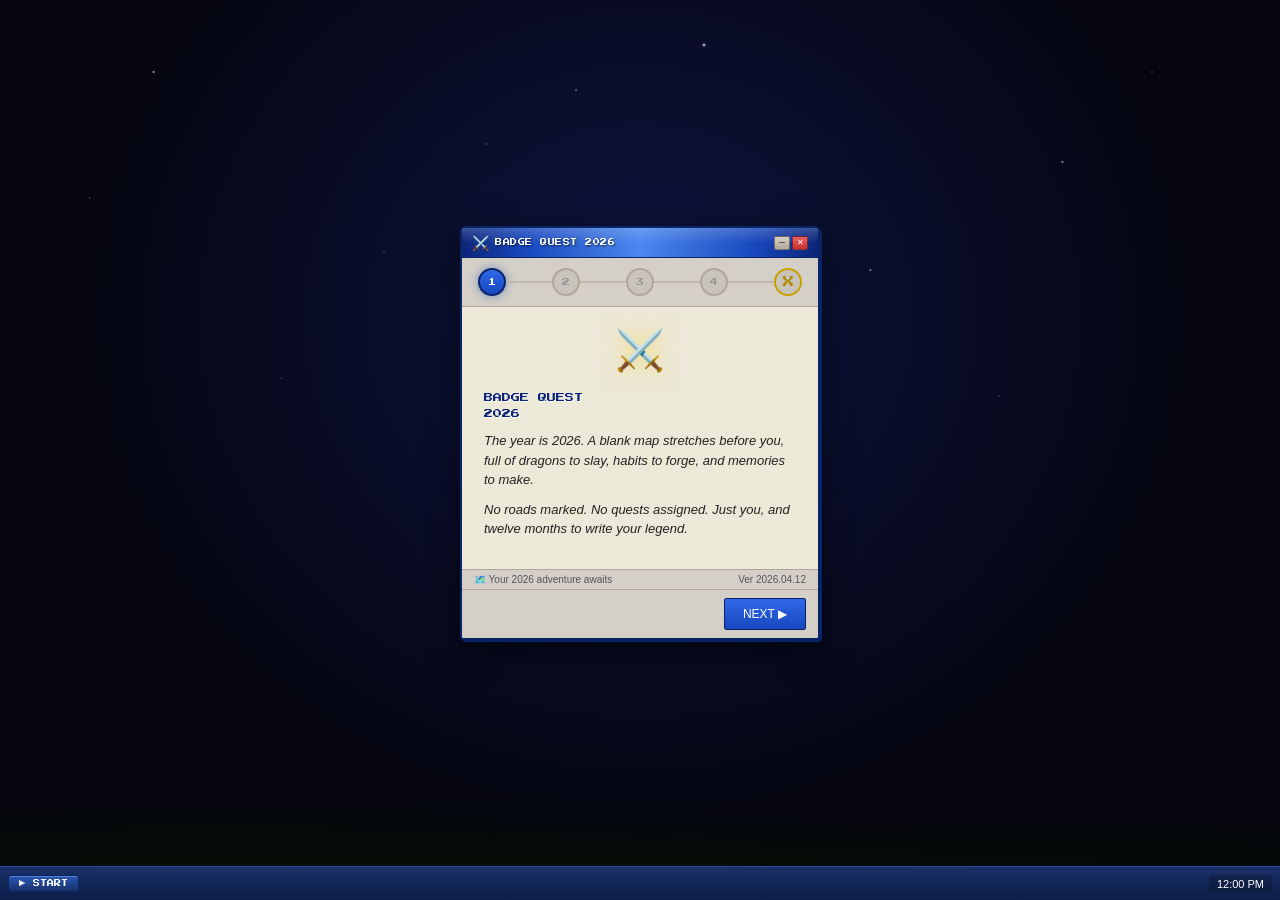
<file: onboarding-preview.html>
<!DOCTYPE html>
<html lang="da">
<head>
  <meta charset="UTF-8">
  <meta name="viewport" content="width=device-width, initial-scale=1.0">
  <title>Auth Wizard Preview</title>
  <link rel="preconnect" href="https://fonts.googleapis.com">
  <link href="https://fonts.googleapis.com/css2?family=Press+Start+2P&family=VT323&display=swap" rel="stylesheet">
  <link rel="stylesheet" href="style.css">
</head>
<body>
<div id="auth-overlay" style="display:flex">
  <div id="auth-wizard" class="auth-window auth-window--wizard">
    <div class="auth-titlebar">
      <span class="auth-titlebar-icon">⚔️</span>
      <span class="auth-titlebar-text">BADGE QUEST 2026</span>
      <div class="auth-win-btns">
        <button class="auth-win-btn" tabindex="-1">─</button>
        <button class="auth-win-btn auth-win-btn--x" tabindex="-1">✕</button>
      </div>
    </div>

    <div class="wizard-steps" id="wizard-steps">
      <div class="wizard-step active" data-step="1">1</div>
      <div class="wizard-connector" data-after="1"></div>
      <div class="wizard-step locked" data-step="2">2</div>
      <div class="wizard-connector" data-after="2"></div>
      <div class="wizard-step locked" data-step="3">3</div>
      <div class="wizard-connector" data-after="3"></div>
      <div class="wizard-step locked" data-step="4">4</div>
      <div class="wizard-connector" data-after="4"></div>
      <div class="wizard-step locked wizard-step--x" data-step="5">X</div>
    </div>

    <div class="wizard-content">
      <div class="step-content" id="step-1">
        <div class="story-hero">
          <span class="story-hero-icon">⚔️</span>
        </div>
        <div class="auth-pixel-title story-main-title">BADGE QUEST<br>2026</div>
        <p class="story-lore">The year is 2026. A blank map stretches before you, full of dragons to slay, habits to forge, and memories to make.</p>
        <p class="story-lore">No roads marked. No quests assigned. Just you, and twelve months to write your legend.</p>
      </div>

      <div class="step-content" id="step-2" style="display:none">
        <div class="auth-pixel-title">WHAT IS<br>BADGE QUEST?</div>
        <p class="auth-subtitle">Your personal quest log for 2026. Set goals for the year, track your progress, and earn legendary badges as you complete them.</p>
        <div class="story-features">
          <div class="story-feature"><span class="story-feature-icon">📜</span><span>Write quests: one-time feats or monthly habits</span></div>
          <div class="story-feature"><span class="story-feature-icon">🏅</span><span>Complete quests to unlock legendary badges</span></div>
          <div class="story-feature"><span class="story-feature-icon">💎</span><span>Invite a companion and quest together</span></div>
        </div>
      </div>

      <div class="step-content" id="step-3" style="display:none">
        <div class="auth-shield-wrap">
          <span class="auth-shield-icon">🛡️</span>
        </div>
        <div class="auth-pixel-title">SIGN IN<br>TO QUEST</div>
        <p class="auth-subtitle">Secure your quest log with your Google account.</p>
        <button class="google-btn" onclick="goToStep(4)">
          <svg width="18" height="18" viewBox="0 0 18 18" xmlns="http://www.w3.org/2000/svg">
            <path d="M17.64 9.2c0-.637-.057-1.251-.164-1.84H9v3.481h4.844c-.209 1.125-.843 2.078-1.796 2.717v2.258h2.908c1.702-1.567 2.684-3.875 2.684-6.615z" fill="#4285F4"/>
            <path d="M9 18c2.43 0 4.467-.806 5.956-2.18l-2.908-2.259c-.806.54-1.837.86-3.048.86-2.344 0-4.328-1.584-5.036-3.711H.957v2.332A8.997 8.997 0 0 0 9 18z" fill="#34A853"/>
            <path d="M3.964 10.71A5.41 5.41 0 0 1 3.682 9c0-.593.102-1.17.282-1.71V4.958H.957A8.996 8.996 0 0 0 0 9c0 1.452.348 2.827.957 4.042l3.007-2.332z" fill="#FBBC05"/>
            <path d="M9 3.58c1.321 0 2.508.454 3.44 1.345l2.582-2.58C13.463.891 11.426 0 9 0A8.997 8.997 0 0 0 .957 4.958L3.964 7.29C4.672 5.163 6.656 3.58 9 3.58z" fill="#EA4335"/>
          </svg>
          Sign in with Google
        </button>
      </div>

      <div class="step-content" id="step-4" style="display:none">
        <div class="auth-pixel-title">CHOOSE YOUR AVATAR</div>
        <p class="auth-subtitle">Enter a name for the quest logs. Visible to your party and team.</p>
        <label class="auth-field-label" for="username-input">USERNAME:</label>
        <input id="username-input" class="auth-input" type="text" maxlength="20" placeholder="Enter quest name..." oninput="const v=this.value.trim();document.getElementById('avatar-preview-name').textContent=v.toUpperCase()||'NEW_PLAYER_01';document.getElementById('avatar-preview-icon').textContent=v.charAt(0).toUpperCase()||'?';">
        <div class="color-picker-row">
          <span class="color-picker-label">COLOR SIGNATURE:</span>
          <div class="color-swatches color-swatches--wide">
            <button class="color-swatch selected" data-color="#cc0000" style="background:#cc0000"></button>
            <button class="color-swatch" data-color="#E91E63" style="background:#E91E63"></button>
            <button class="color-swatch" data-color="#FF9800" style="background:#FF9800"></button>
            <button class="color-swatch" data-color="#FFEB3B" style="background:#FFEB3B"></button>
            <button class="color-swatch" data-color="#4CAF50" style="background:#4CAF50"></button>
            <button class="color-swatch" data-color="#2E7D32" style="background:#2E7D32"></button>
            <button class="color-swatch" data-color="#00BCD4" style="background:#00BCD4"></button>
            <button class="color-swatch" data-color="#1848BE" style="background:#1848BE"></button>
            <button class="color-swatch" data-color="#3F51B5" style="background:#3F51B5"></button>
            <button class="color-swatch" data-color="#7B2D8B" style="background:#7B2D8B"></button>
            <button class="color-swatch" data-color="#880E4F" style="background:#880E4F"></button>
            <button class="color-swatch" data-color="#795548" style="background:#795548"></button>
            <button class="color-swatch" data-color="#607D8B" style="background:#607D8B"></button>
            <button class="color-swatch" data-color="#333333" style="background:#333333"></button>
            <button class="color-swatch" data-color="#E65100" style="background:#E65100"></button>
          </div>
        </div>
        <div class="auth-avatar-preview">
          <div class="auth-avatar-icon" id="avatar-preview-icon" style="background:#cc0000">?</div>
          <div>
            <div class="auth-avatar-label">LVL 1 ADVENTURER</div>
            <div class="auth-avatar-name" id="avatar-preview-name">NEW_PLAYER_01</div>
          </div>
        </div>
      </div>

      <div class="step-content" id="step-5" style="display:none">
        <div class="begin-x-mark">✕</div>
        <div class="auth-pixel-title">YOU FOUND IT,<br>ADVENTURER!</div>
        <p class="story-lore">Every legend begins with a blank page. You just picked up the pen.</p>
      </div>
    </div>

    <div class="wizard-footer" id="wizard-footer">
      <div class="auth-footer">
        <span>🗺️ Your 2026 adventure awaits</span>
        <span>Ver 2026.04.12</span>
      </div>
      <div class="wizard-footer-btns" id="wizard-footer-btns">
        <button class="auth-nav-btn auth-nav-btn--primary" onclick="goToStep(2)">NEXT ▶</button>
      </div>
    </div>
  </div>

  <div class="auth-taskbar">
    <button class="auth-taskbar-start">▶ START</button>
    <div class="auth-taskbar-clock">12:00 PM</div>
  </div>
</div>

<script>
function goToStep(n) {
  document.querySelectorAll('.wizard-step').forEach(el => {
    const s = parseInt(el.dataset.step);
    el.classList.remove('active','locked','completed');
    if (s < n)  el.classList.add('completed');
    if (s === n) el.classList.add('active');
    if (s > n)  el.classList.add('locked');
  });
  document.querySelectorAll('.wizard-connector').forEach(el => {
    el.classList.toggle('passed', parseInt(el.dataset.after) < n);
  });
  document.querySelectorAll('.step-content').forEach((el, i) => {
    el.style.display = (i + 1 === n) ? '' : 'none';
  });
  const btns = document.getElementById('wizard-footer-btns');
  if (n === 1) {
    btns.innerHTML = `<button class="auth-nav-btn auth-nav-btn--primary" onclick="goToStep(2)">NEXT ▶</button>`;
  } else if (n === 2) {
    btns.innerHTML = `<button class="auth-nav-btn" onclick="goToStep(1)">◀ BACK</button><button class="auth-nav-btn auth-nav-btn--primary" onclick="goToStep(3)">NEXT ▶</button>`;
  } else if (n === 3) {
    btns.innerHTML = `<button class="auth-nav-btn" onclick="goToStep(2)">◀ BACK</button>`;
  } else if (n === 4) {
    btns.innerHTML = `<button class="auth-nav-btn auth-nav-btn--primary" onclick="goToStep(5)">NEXT ▶</button>`;
  } else if (n === 5) {
    btns.innerHTML = `<button class="auth-nav-btn auth-nav-btn--primary wizard-next-full">⚔️ BEGIN QUEST ▶</button>`;
  }
}
document.querySelectorAll('.color-swatch').forEach(sw => {
  sw.addEventListener('click', () => {
    document.querySelectorAll('.color-swatch').forEach(s => s.classList.remove('selected'));
    sw.classList.add('selected');
    document.getElementById('avatar-preview-icon').style.background = sw.dataset.color;
  });
});
</script>
</body>
</html>
</file>
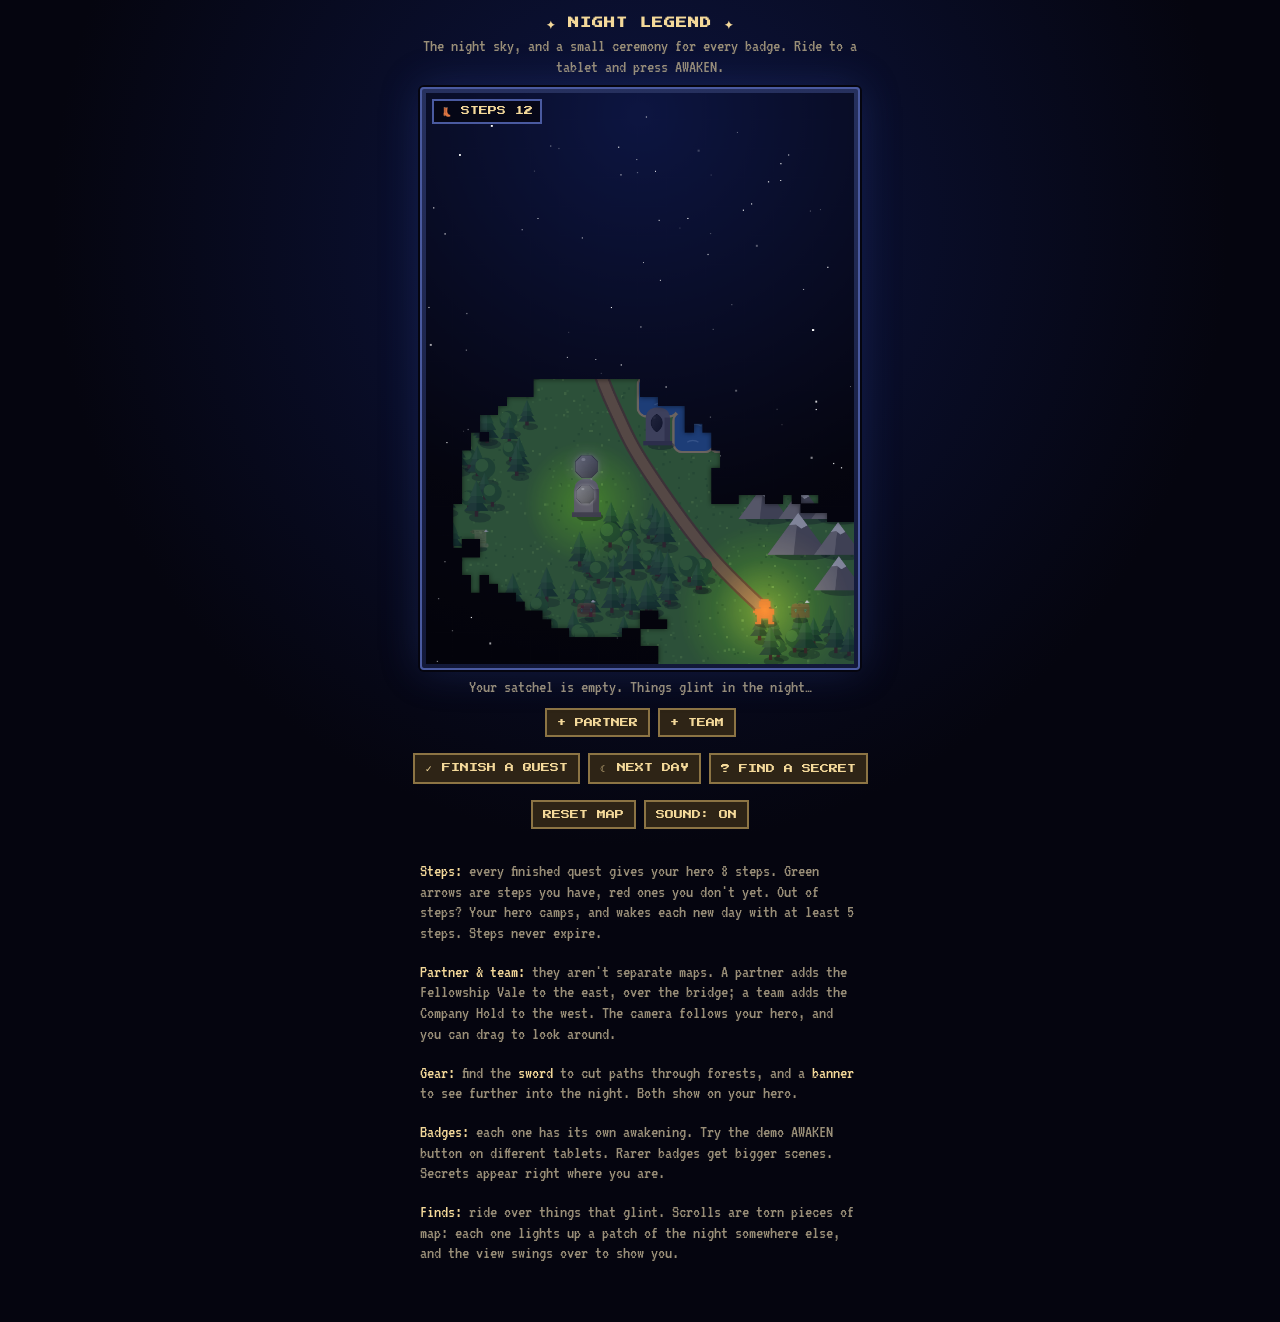
<file: shroud-prototype.html>
<!DOCTYPE html>
<html lang="en">
<head>
<meta charset="UTF-8">
<meta name="robots" content="noindex">  <!-- prototype page: keep it out of search results -->
<meta name="viewport" content="width=device-width, initial-scale=1, viewport-fit=cover">
<title>Map — Night Legend</title>
<link href="https://fonts.googleapis.com/css2?family=Press+Start+2P&family=VT323&display=swap" rel="stylesheet">
<style>
  *{ box-sizing:border-box; }
  body{
    margin:0; background:radial-gradient(ellipse at 50% 25%, #0D1540 0%, #05050F 65%) fixed #05050F; color:#e8dcc0;
    font-family:'VT323', monospace; font-size:18px;
    display:flex; flex-direction:column; align-items:center;
    padding:12px 12px 40px;
  }
  h1{ font-family:'Press Start 2P', monospace; font-size:11px; color:#f4d99a; margin:6px 0 4px; letter-spacing:1px; }
  .sub{ margin:0 0 10px; color:#9a8f78; text-align:center; max-width:440px; line-height:1.15; }

  .frame{
    position:relative; width:min(100%, 440px);
    padding:6px; border-radius:4px;
    background:linear-gradient(#26305e, #121838);
    box-shadow:0 0 0 2px #05050F, inset 0 0 0 2px #4a5aa0, 0 0 40px rgba(60,90,200,.25);
  }
  canvas{ display:block; width:100%; height:auto; background:#000; touch-action:none; cursor:pointer; }

  .tools{ display:flex; gap:8px; margin-top:10px; flex-wrap:wrap; justify-content:center; }
  .tools button{
    font-family:'Press Start 2P', monospace; font-size:9px; color:#f4d99a;
    background:#2e2416; border:2px solid #8c7444; padding:8px 10px; cursor:pointer;
  }
  .tools button:active{ transform:translateY(1px); }
  .tools button.on{ background:#f4d99a; color:#2e2416; }
  .tools .sep{ width:100%; height:0; }

  /* steps counter + toast, layered over the map */
  .hud{
    position:absolute; top:12px; left:12px; pointer-events:none;
    font-family:'Press Start 2P', monospace; font-size:9px; color:#f4d99a;
    background:rgba(5,5,15,.75); border:2px solid #4a5aa0; padding:5px 7px;
  }
  .hud.empty{ color:#9a8f78; }
  .toast{
    position:absolute; left:50%; top:46px; transform:translateX(-50%); pointer-events:none;
    max-width:86%; text-align:center; font-size:18px; line-height:1.05;
    background:rgba(5,5,15,.85); border:2px solid #4a5aa0; color:#f4e4bc; padding:6px 10px;
    opacity:0; transition:opacity .35s ease;
  }
  .toast.on{ opacity:1; }
  .satchel{ margin-top:8px; color:#9a8f78; text-align:center; min-height:20px; max-width:440px; }
  .satchel b{ color:#f4d99a; font-weight:normal; }

  .bar{ position:absolute; left:6px; right:6px; height:0; background:#000; transition:height .45s ease; pointer-events:none; }
  .bar.top{ top:6px; } .bar.bot{ bottom:6px; }
  .bar.on{ height:11%; }
  .flash{ position:absolute; inset:6px; background:#fff; opacity:0; pointer-events:none; transition:opacity .7s ease-out; }
  .flash.on{ opacity:1; transition:none; }

  /* Pokémon-style dialog */
  .dialog{
    position:absolute; left:10px; right:10px; bottom:10px;
    background:#f8f8f0; color:#202020;
    border:4px solid #303030; border-radius:6px;
    box-shadow:inset 0 0 0 2px #f8f8f0, inset 0 0 0 4px #6878a8;
    padding:12px 14px 10px; font-size:19px; line-height:1.1;
  }
  .dialog .title{ font-family:'Press Start 2P', monospace; font-size:10px; margin-bottom:8px; display:flex; align-items:center; gap:8px; }
  .dialog .emblem{ width:30px; height:30px; flex-shrink:0; display:flex; }
  .dialog .emblem svg{ width:100%; height:100%; }
  .dialog .emblem.dormant{ filter:grayscale(1) brightness(.55); }
  .dialog .lore{ font-style:italic; }
  .dialog .state{ margin-top:6px; color:#555; }
  .dialog .row{ display:flex; justify-content:flex-end; gap:8px; margin-top:8px; }
  .dialog button{
    font-family:'Press Start 2P', monospace; font-size:9px; padding:7px 9px;
    background:#fff; border:2px solid #303030; cursor:pointer;
  }
  .dialog button.primary{ background:#f4d99a; }
  .legend{ max-width:440px; margin-top:14px; color:#9a8f78; line-height:1.15; }
  .legend b{ color:#f4d99a; font-weight:normal; }
</style>
</head>
<body>

<h1>✦ NIGHT LEGEND ✦</h1>
<p class="sub">The night sky, and a small ceremony for every badge. Ride to a tablet and press AWAKEN.</p>

<div class="frame">
  <canvas id="map"></canvas>
  <div class="bar top" id="bar-top"></div>
  <div class="bar bot" id="bar-bot"></div>
  <div class="flash" id="flash"></div>
  <div class="hud" id="hud"></div>
  <div class="toast" id="toast"></div>
  <div class="dialog" id="dialog" hidden>
    <div class="title"><span class="emblem" id="dlg-emblem"></span><span id="dlg-name"></span></div>
    <div class="lore" id="dlg-lore"></div>
    <div class="state" id="dlg-state"></div>
    <div class="row">
      <button id="dlg-awaken" class="primary">AWAKEN (DEMO)</button>
      <button id="dlg-close">OK ▸</button>
    </div>
  </div>
</div>

<div class="satchel" id="satchel"></div>

<div class="tools">
  <button id="btn-partner">+ PARTNER</button>
  <button id="btn-team">+ TEAM</button>
  <span class="sep"></span>
  <button id="btn-quest">✓ FINISH A QUEST</button>
  <button id="btn-day">☾ NEXT DAY</button>
  <button id="btn-secret">? FIND A SECRET</button>
  <span class="sep"></span>
  <button id="btn-reset">RESET MAP</button>
  <button id="btn-sound">SOUND: ON</button>
</div>

<div class="legend">
  <p><b>Steps:</b> every finished quest gives your hero 8 steps. Green arrows are steps you have, red ones you don't yet. Out of steps? Your hero camps, and wakes each new day with at least 5 steps. Steps never expire.</p>
  <p><b>Partner &amp; team:</b> they aren't separate maps. A partner adds the Fellowship Vale to the east, over the bridge; a team adds the Company Hold to the west. The camera follows your hero, and you can drag to look around.</p>
  <p><b>Gear:</b> find the <b>sword</b> to cut paths through forests, and a <b>banner</b> to see further into the night. Both show on your hero.</p>
  <p><b>Badges:</b> each one has its own awakening. Try the demo AWAKEN button on different tablets. Rarer badges get bigger scenes. Secrets appear right where you are.</p>
  <p><b>Finds:</b> ride over things that glint. Scrolls are torn pieces of map: each one lights up a patch of the night somewhere else, and the view swings over to show you.</p>
</div>

<script type="module">
import { BADGE_DEFS, COMBINED_BADGE_DEFS, BALANCE_BADGE_DEFS, TEAM_BADGE_DEFS, SECRET_BADGE_DEFS, makeBadgeSVG } from './badges.js';

// ───────── World definition ─────────
// . grass   T forest   M mountain   ~ water   B bridge
// The world is laid out side by side: the Company Hold to the west (only if you
// have a team), your own land in the middle, and the Fellowship Vale to the east
// (only if you have a partner). The roads run out of your land into each region.
// Coordinates inside a region are local; they're shifted when the world is built.
const REGIONS = {
  solo: {
    name: '', tint: null,
    rows: [
      "MMMM.TTT~~TT",
      "MMM...T.~~.T",
      "MM.......~~.",
      "T........~~.",
      "TT........~~",
      "T.....TT.~~.",
      ".....TTT.~~.",
      ".....TT..BB.",
      "T........~~.",
      "TT......~~..",
      "T.......~~.T",
      "..MM....~~TT",
      ".MMM...~~~.T",
      "..M...~~~~..",
      "......~~~~..",
      ".TT....~~...",
      "TTT........M",
      "TT.......MMM",
      "T....TT...MM",
      "....TTTT...M",
      "..TTTTT.....",
      "MMTTTT...TTT",
    ],
    places: { 0:[4,17], 1:[6,15], 2:[6,12], 3:[7,9], 4:[2,6], 5:[10,9], 6:[7,3], 7:[2,2] },
    roads: (west, east) => [
      [[9,20],[7.5,18.5],[6,16.5],[5,14.8],[4.2,12.5],[4.6,10],[5.5,8],[7.5,7],[9,7],[10,7], east ? [12,6.6] : [11.6,6.4]],
      [[5.5,8],[4.3,5.6],[4,3.6],[4,2],[4,1.2]],
      [[5.5,8],[3.5,7.4],[1.5,7], west ? [0,6.8] : [0.4,6.9]],
    ],
  },
  partner: {
    name: 'FELLOWSHIP VALE', tint: 'rgba(255,170,60,.10)', sign: [2.2, 5],   // warm, campfire-lit grass
    rows: [
      "MMMMMMMMMMMM",
      "MTT....TTMMM",
      "TT.......TMM",
      "T.........TM",
      "T...TT.....T",
      "M..........T",
      "...........T",
      "....TT.....T",
      "MT.........T",
      "MT...~~~...T",
      "MM...~~~...T",
      "MT.........T",
      "MT..TT.....T",
      "M..........M",
      "M...TTT....M",
      "MT.........M",
      "MTT.....TT.M",
      "MT.........M",
      "MM..TT....MM",
      "MMT.......MM",
      "MMMTT..TTMMM",
      "MMMMMMMMMMMM",
    ],
    places: { c0:[2,10], b0:[8,6], c1:[8,2], b1:[2,3], b2:[9,13], c2:[6,18] },
    roads: () => [
      [[0,6.6],[2,6.7],[4.5,6.5],[6.5,5],[6,2.5]],
      [[4.5,6.5],[3.6,8.6],[4,11.5],[6.5,13],[7.5,15.5],[6.5,17]],
    ],
  },
  team: {
    name: 'COMPANY HOLD', tint: 'rgba(90,140,255,.10)', sign: [9.8, 5],      // cool, banner-blue grass
    rows: [
      "MMMMMMMMMMMM",
      "MMM.....TTMM",
      "MM........TM",
      "M...TT.....M",
      "M..........T",
      "T...~~~....T",
      "T...~~~.....",
      "T...........",
      "TT.........T",
      "M....TT....T",
      "M..........M",
      "MT.........M",
      "M...MM.....M",
      "M...MM.....T",
      "T..........T",
      "TT.........T",
      "M...TT.....M",
      "M..........M",
      "MM.......TMM",
      "MMM.....MMMM",
      "MMMMTTTMMMMM",
      "MMMMMMMMMMMM",
    ],
    places: { t0:[8,9], t1:[2,8], t2:[8,3], t3:[2,15], t4:[5,18] },
    roads: () => [
      [[12,6.8],[9,7.2],[6.5,8],[4,10],[3,12.5],[4,15],[5.5,16.6]],
      [[6.5,8],[8,5.5],[6.5,2.5]],
    ],
  },
};

// Prototype switch: ?partner and/or ?team in the URL add those regions.
const params = new URLSearchParams(location.search);
const HAS_PARTNER = params.has('partner'), HAS_TEAM = params.has('team');
const ORDER = [HAS_TEAM && 'team', 'solo', HAS_PARTNER && 'partner'].filter(Boolean);   // west to east

const ROWS = REGIONS.solo.rows.length;
const GRID = Array.from({ length: ROWS }, () => ''), PLACES = {}, ROADS = [], AREAS = [];
let OX = 0;                                      // x offset of each region as it's laid out
for (const key of ORDER){
  const r = REGIONS[key];
  r.rows.forEach((row, y) => GRID[y] += row);
  for (const [id, [x, y]] of Object.entries(r.places)) PLACES[id] = [x + OX, y];
  for (const line of (key === 'solo' ? r.roads(HAS_TEAM, HAS_PARTNER) : r.roads())) ROADS.push(line.map(([x, y]) => [x + OX, y]));
  AREAS.push({ key, name: r.name, tint: r.tint, x0: OX, x1: OX + 12, sign: r.sign && [r.sign[0] + OX, r.sign[1]] });
  OX += 12;
}
const local = (key, x, y) => [x + AREAS.find(a => a.key === key).x0, y];
const SOLO_X = local('solo', 0, 0)[0];          // where your own land starts

const COLS = GRID[0].length, T = 32;            // logical tile size in px
const W = COLS * T, H = ROWS * T;
const at = (x, y) => (GRID[y] && GRID[y][x]) || 'M';
// With the sword, the hero can cut a way through forest.
let hasSword = false;
const passable = (x, y) => x >= 0 && y >= 0 && x < COLS && y < ROWS &&
  (at(x, y) === '.' || at(x, y) === 'B' || (hasSword && at(x, y) === 'T'));

// A road that starts where another ends (at a region border) continues it, so
// the two are drawn as one unbroken curve.
for (let i = ROADS.length - 1; i >= 0; i--){
  const [sx, sy] = ROADS[i][0];
  const prev = ROADS.find((r, j) => j !== i && Math.hypot(r.at(-1)[0] - sx, r.at(-1)[1] - sy) < .01);
  if (prev){ prev.push(...ROADS[i].slice(1)); ROADS.splice(i, 1); }
}
// Catmull-Rom: a smooth curve that passes through every point, so a branch that
// starts on a road's point meets the road exactly. Sampled into short segments
// that are used both for drawing and for the "is this on a road?" check.
function smooth(pts, per = 8){
  const out = [], P = i => pts[Math.max(0, Math.min(pts.length - 1, i))];
  for (let i = 0; i < pts.length - 1; i++){
    const [p0, p1, p2, p3] = [P(i - 1), P(i), P(i + 1), P(i + 2)];
    for (let k = 0; k < per; k++){
      const t = k / per, t2 = t*t, t3 = t2*t;
      out.push([0, 1].map(d => .5 * (2*p1[d] + (-p0[d] + p2[d])*t + (2*p0[d] - 5*p1[d] + 4*p2[d] - p3[d])*t2 + (-p0[d] + 3*p1[d] - 3*p2[d] + p3[d])*t3)));
    }
  }
  out.push(pts.at(-1));
  return out;
}
const ROAD_PATHS = ROADS.map(r => smooth(r));
const roadDist = (x, y) => Math.min(...ROAD_PATHS.map(l => Math.min(...l.slice(1).map((p, i) => segDist(x, y, l[i], p)))));

function segDist(px, py, [ax, ay], [bx, by]){
  const dx = bx - ax, dy = by - ay, t = Math.max(0, Math.min(1, ((px - ax) * dx + (py - ay) * dy) / (dx*dx + dy*dy || 1)));
  return Math.hypot(px - ax - t * dx, py - ay - t * dy);
}
// Is a tile on (or right beside) a road? Badge places must never be.
const onRoad = (x, y) => roadDist(x, y) < .6;

const ALL_DEFS = [
  ...BADGE_DEFS.map(b => ({ ...b, kind: 'solo' })),
  ...COMBINED_BADGE_DEFS.map(b => ({ ...b, kind: 'camp' })),     // shared total → campfire
  ...BALANCE_BADGE_DEFS.map(b => ({ ...b, kind: 'twin' })),      // both partners → twin tablets
  ...TEAM_BADGE_DEFS.map(b => ({ ...b, kind: 'team' })),         // whole crew → banner stone
  ...SECRET_BADGE_DEFS.map(b => ({ ...b, kind: 'secret' })),
];
const DEF = id => ALL_DEFS.find(b => b.id === id);
let LANDMARKS = [];
function buildLandmarks(){
  LANDMARKS = Object.entries(PLACES).map(([id, [x, y]]) => ({ ...DEF(isNaN(id) ? id : +id), x, y }));
}

// The real badge art, rasterised once for drawing on the canvas.
const BADGE_IMG = {}, DARK_IMG = {};
for (const b of ALL_DEFS){
  const img = new Image();
  img.src = 'data:image/svg+xml;charset=utf-8,' + encodeURIComponent(makeBadgeSVG(b, 64));
  BADGE_IMG[b.id] = img;
  // the dark, dormant carving, prepared once
  img.onload = () => {
    const c = document.createElement('canvas'); c.width = c.height = 64;
    const g = c.getContext('2d'); g.filter = 'grayscale(1) brightness(.35)'; g.drawImage(img, 0, 0, 64, 64);
    DARK_IMG[b.id] = c;
  };
}

// Things to find in the night. Ride over one to pick it up.
// Gear goes on the hero: the sword cuts through forest, a banner lets you see further.
// Scrolls are torn pieces of map: each lights a patch of night somewhere else.
const soloAt = (x, y) => local('solo', x, y);
const FINDS = [
  { id:'scroll1', at:soloAt(1,18), icon:'📜', name:'A torn piece of map', text:'It shows a sword left in a stone, by the western mountains.', shows:soloAt(0,13) },
  { id:'chest',   at:soloAt(10,20), icon:'🧰', name:'A small chest', text:'Inside: trail rations. +6 steps.', steps:6 },
  { id:'sword',   at:soloAt(0,13), icon:'🗡️', name:'A sword in a stone', text:'Your hero pulls it free. Now you can cut a path through forests.', sword:true },
  { id:'chest3',  at:soloAt(4,20), icon:'🧰', name:'A chest deep in the woods', text:'Only a blade could reach it. +6 steps.', steps:6 },
  { id:'banner1', at:soloAt(5,10), icon:'🚩', name:'A crimson banner', text:'Raised high, it lets your hero see further into the night.', banner:'#C8323C' },
  { id:'scroll2', at:soloAt(11,5), icon:'📜', name:'A water-stained map', text:'It marks a tablet high in the north, where the ground runs hot.', shows:soloAt(7,3) },
  { id:'banner2', at:soloAt(0,7),  icon:'🏳️', name:'A teal banner', text:'Your hero swaps banners. Same sharp eyes, new colour.', banner:'#26A69A' },
  { id:'scroll3', at:soloAt(5,1),  icon:'📜', name:'A map sealed in gold',
    ...(HAS_PARTNER ? { text:'East, past the river: a valley where two travellers once lit a fire together.', shows:local('partner', 2, 10) }
                    : { text:'It shows a chest hidden deep in the southern woods.', shows:soloAt(4,20) }) },
  ...(HAS_PARTNER ? [{ id:'chest2', at:local('partner', 10, 4), icon:'🧰', name:'A shared chest', text:'Packed for two. +6 steps.', steps:6 }] : []),
  ...(HAS_TEAM ? [{ id:'banner3', at:local('team', 9, 8), icon:'🏴', name:'The company standard', text:'A banner for the whole crew. Your hero sees further with it.', banner:'#FFD700' }] : []),
].map(f => ({ ...f, x: f.at[0], y: f.at[1] }));
const findAt = (x, y) => FINDS.find(f => f.x === x && f.y === y && !found.has(f.id));

const START = { x: SOLO_X + 9, y: 20 };
const landmarkAt = (x, y) => LANDMARKS.find(l => l.x === x && l.y === y);
const walkable = (x, y) => passable(x, y) && !landmarkAt(x, y);

// Every tile the hero can reach from the start (ignoring the night) — used to check
// the layout on load and to make sure a secret never cuts anything off.
function reachable(extraBlocked){
  const key = (x, y) => y * COLS + x, seen = new Set([key(START.x, START.y)]), q = [[START.x, START.y]];
  for (let qi = 0; qi < q.length; qi++){
    const [x, y] = q[qi];
    for (let dy = -1; dy <= 1; dy++) for (let dx = -1; dx <= 1; dx++){
      const nx = x + dx, ny = y + dy;
      if ((!dx && !dy) || seen.has(key(nx, ny)) || !walkable(nx, ny) || (extraBlocked && extraBlocked[0] === nx && extraBlocked[1] === ny)) continue;
      if (dx && dy && (!passable(x + dx, y) || !passable(x, y + dy))) continue;
      seen.add(key(nx, ny)); q.push([nx, ny]);
    }
  }
  return { size: seen.size, has: (x, y) => seen.has(key(x, y)) };
}
const touches = (r, l) => [[-1,-1],[0,-1],[1,-1],[-1,0],[1,0],[-1,1],[0,1],[1,1]].some(([a, b]) => r.has(l.x + a, l.y + b));

let HERO_REVEAL = 2.6;
const BANNER_REVEAL = 3.4, LANDMARK_REVEAL = 3.6, QUEST_STEPS = 8, START_STEPS = 12;

// ───────── Deterministic noise ─────────
function hash(x, y, s = 0){
  let h = (x * 374761393 + y * 668265263 + s * 2147483647) | 0;
  h = (h ^ (h >>> 13)) * 1274126177 | 0;
  return ((h ^ (h >>> 16)) >>> 0) / 4294967295;
}
// ───────── Game clock ─────────
// Everything that animates asks this clock for the time and schedules through it.
// Normally it's the browser's own clock. Tests switch it to manual and fast-forward,
// so rides and ceremonies finish instantly and the same way every run.
const clock = {
  manual: false, t: 0, frames: [], timers: [],
  now(){ return this.manual ? this.t : performance.now(); },
  frame(cb){ this.manual ? this.frames.push(cb) : requestAnimationFrame(cb); },
  later(cb, ms){
    if (!this.manual) return setTimeout(cb, ms);
    const h = { at: this.t + ms, cb }; this.timers.push(h); return h;
  },
  cancel(h){ if (this.manual) this.timers = this.timers.filter(x => x !== h); else clearTimeout(h); },
  // move time forward in 16 ms frames, running whatever falls due (stop early if done() says so)
  advance(ms, done){
    for (const end = this.t + ms; this.t < end && !(done && done());){
      this.t += 16;
      const due = this.timers.filter(x => x.at <= this.t);
      this.timers = this.timers.filter(x => x.at > this.t);
      due.forEach(x => x.cb());
      const fr = this.frames; this.frames = [];
      fr.forEach(cb => cb(this.t));
    }
  },
};

let seedState = 7;
const rand = () => (seedState = (seedState * 16807) % 2147483647) / 2147483647;

// ───────── Canvas setup ─────────
const DPR = 2;
// The screen is a window onto the world, 12 × 16 tiles, and a camera follows the hero.
const VW = 12 * T, VH = 16 * T;
const canvas = document.getElementById('map');
canvas.width = VW * DPR; canvas.height = VH * DPR;
const ctx = canvas.getContext('2d');
ctx.scale(DPR, DPR);
function makeLayer(w = W, h = H){
  const c = document.createElement('canvas');
  c.width = w * DPR; c.height = h * DPR;
  const g = c.getContext('2d'); g.scale(DPR, DPR);
  return [c, g];
}

// ───────── Terrain (drawn once) ─────────
const [terrainC, tg] = makeLayer();

function drawTerrain(){
  seedState = 7;
  // grass base + speckle
  tg.fillStyle = '#4a8a2c'; tg.fillRect(0, 0, W, H);
  for (let i = 0; i < 2600; i++){
    const x = rand() * W, y = rand() * H, r = rand();
    tg.fillStyle = r < .45 ? '#3d7a24' : r < .8 ? '#579a34' : '#6aac3e';
    tg.fillRect(x | 0, y | 0, 2, 2);
  }
  // each shared region gets its own tint so it reads as a separate area
  for (const a of AREAS) if (a.tint){ tg.fillStyle = a.tint; tg.fillRect(a.x0 * T, 0, (a.x1 - a.x0) * T, H); }
  // water with sandy shore
  for (let y = 0; y < ROWS; y++) for (let x = 0; x < COLS; x++){
    const c = at(x, y);
    if (c !== '~' && c !== 'B') continue;
    tg.fillStyle = '#c9b27a';
    tg.beginPath(); tg.roundRect(x*T - 3, y*T - 3, T + 6, T + 6, 9); tg.fill();
  }
  for (let y = 0; y < ROWS; y++) for (let x = 0; x < COLS; x++){
    const c = at(x, y);
    if (c !== '~' && c !== 'B') continue;
    tg.fillStyle = '#2d64a8';
    tg.beginPath(); tg.roundRect(x*T - 1, y*T - 1, T + 2, T + 2, 7); tg.fill();
  }
  for (let y = 0; y < ROWS; y++) for (let x = 0; x < COLS; x++){
    const c = at(x, y);
    if (c !== '~' && c !== 'B') continue;
    tg.strokeStyle = 'rgba(150,200,255,.45)'; tg.lineWidth = 1.2;
    for (let k = 0; k < 2; k++){
      const yy = y*T + 9 + k*13 + hash(x, y, k)*4, xx = x*T + 4 + hash(x, y, k+5)*10;
      tg.beginPath(); tg.moveTo(xx, yy); tg.quadraticCurveTo(xx + 5, yy - 3, xx + 10, yy); tg.stroke();
    }
  }
  // road
  const roadLine = (pts, w, col) => {
    tg.strokeStyle = col; tg.lineWidth = w; tg.lineCap = 'round'; tg.lineJoin = 'round';
    tg.beginPath();
    pts.forEach(([x, y], i) => i ? tg.lineTo(x*T + T/2, y*T + T/2) : tg.moveTo(x*T + T/2, y*T + T/2));
    tg.stroke();
  };
  for (const pts of ROAD_PATHS) roadLine(pts, 13, '#6b4f2a');
  for (const pts of ROAD_PATHS) roadLine(pts, 9, '#9c7a45');
  // bridge planks over road
  for (let y = 0; y < ROWS; y++) for (let x = 0; x < COLS; x++){
    if (at(x, y) !== 'B') continue;
    tg.fillStyle = '#5a3d1e'; tg.fillRect(x*T - 2, y*T + 7, T + 4, 18);
    for (let k = 0; k < 6; k++){ tg.fillStyle = k % 2 ? '#a07040' : '#8a5e33'; tg.fillRect(x*T - 2 + k*6, y*T + 8, 5, 16); }
    tg.fillStyle = '#3d2812'; tg.fillRect(x*T - 2, y*T + 6, T + 4, 2); tg.fillRect(x*T - 2, y*T + 24, T + 4, 2);
  }
  // objects, back-to-front
  const objs = [];
  for (let y = 0; y < ROWS; y++) for (let x = 0; x < COLS; x++){
    const c = at(x, y);
    if (c === 'T'){
      const n = 3 + (hash(x, y, 1) * 2 | 0);
      for (let k = 0; k < n; k++) objs.push({ k:'tree', x: x*T + 4 + hash(x,y,k+10)*24, y: y*T + 8 + hash(x,y,k+20)*22, s: .8 + hash(x,y,k+30)*.45, oak: hash(x,y,k+40) < .3 });
    } else if (c === 'M'){
      objs.push({ k:'mtn', x: x*T + 16 + (hash(x,y,2)-.5)*6, y: y*T + 30, s: .95 + hash(x,y,3)*.35 });
    }
  }
  // nothing grows on the road: drop trees and peaks whose base sits on it
  const clear = objs.filter(o => roadDist(o.x / T - .5, o.y / T - .5) > (o.k === 'tree' ? .42 : .6));
  clear.sort((a, b) => a.y - b.y);
  for (const o of clear) o.k === 'tree' ? drawTree(tg, o) : drawMountain(tg, o);
}

function drawTree(g, { x, y, s, oak }){
  g.fillStyle = 'rgba(0,0,0,.28)';
  g.beginPath(); g.ellipse(x + 3, y + 1, 8*s, 3.5*s, 0, 0, Math.PI*2); g.fill();
  g.fillStyle = '#4a3018'; g.fillRect(x - 1.5, y - 6*s, 3, 6*s);
  if (oak){
    g.fillStyle = '#2f6a22'; g.beginPath(); g.arc(x, y - 12*s, 8*s, 0, Math.PI*2); g.fill();
    g.fillStyle = '#4b8f30'; g.beginPath(); g.arc(x - 2.5*s, y - 14*s, 5*s, 0, Math.PI*2); g.fill();
    return;
  }
  const layers = [[0, 9, '#1d4a1c'], [-6, 7, '#265c22'], [-11, 5, '#2f6e28']];
  for (const [dy, w, col] of layers){
    g.fillStyle = col; g.beginPath();
    g.moveTo(x - w*s, y - 4*s + dy*s); g.lineTo(x + w*s, y - 4*s + dy*s); g.lineTo(x, y - 16*s + dy*s); g.closePath(); g.fill();
    g.fillStyle = 'rgba(255,255,255,.08)'; g.beginPath();
    g.moveTo(x - w*s, y - 4*s + dy*s); g.lineTo(x, y - 4*s + dy*s); g.lineTo(x, y - 16*s + dy*s); g.closePath(); g.fill();
  }
}

function drawMountain(g, { x, y, s }){
  const w = 22*s, h = 30*s;
  g.fillStyle = 'rgba(0,0,0,.3)'; g.beginPath(); g.ellipse(x + 4, y, w*.9, 5, 0, 0, Math.PI*2); g.fill();
  g.fillStyle = '#6f6a62'; g.beginPath(); g.moveTo(x - w, y); g.lineTo(x, y - h); g.lineTo(x + w, y); g.closePath(); g.fill();
  g.fillStyle = '#9c968a'; g.beginPath(); g.moveTo(x - w, y); g.lineTo(x, y - h); g.lineTo(x - w*.15, y); g.closePath(); g.fill();
  g.fillStyle = '#f2f2ee'; g.beginPath(); g.moveTo(x - w*.3, y - h*.7); g.lineTo(x, y - h); g.lineTo(x + w*.3, y - h*.7); g.lineTo(x + w*.1, y - h*.62); g.lineTo(x - w*.08, y - h*.72); g.closePath(); g.fill();
}

// ───────── State ─────────
let reveals, hero, earned, path, pendingTarget, walking, steps, found, banner;
let walkId = 0, cutTimers = [], cutscene = null;   // so a reset can stop a ride or a ceremony in progress
function resetState(){
  walkId++; cutTimers.forEach(h => clock.cancel(h)); cutTimers = []; cutscene = null;
  buildLandmarks();
  earned = new Set([0]);                       // Boulder starts earned for contrast
  hero = { x: START.x, y: START.y, face: -1, step: 0 };
  steps = START_STEPS; found = new Set(); banner = null; hasSword = false; HERO_REVEAL = 2.6; day = 1; marker = null;
  updateHud(); updateSatchel();
  reveals = [{ x: START.x, y: START.y, r: 3.2 }];
  for (const l of LANDMARKS) if (earned.has(l.id)) reveals.push({ x: l.x, y: l.y, r: LANDMARK_REVEAL });
  path = null; pendingTarget = null; walking = false;
  closeDialog();
  renderShroud();
  camFree = false; camLook = null; snapCamera();
}

// ───────── Shroud ─────────
// Computed on a grid of quarter-tiles. A cell is lit if it sits inside any reveal
// circle, with noise wobbling each circle's edge so the border is ragged, not round.
const SUB = 4, SW = COLS * SUB, SH = ROWS * SUB;
const [shroudC, sg] = makeLayer();

// Light only ever grows, so each cell is remembered once it's lit (LIT), and a new
// or growing light only re-checks and repaints the cells around it.
const LIT = new Uint8Array(SW * SH);
function inLight(ix, iy, r){
  const n = hash(ix >> 1, iy >> 1, 4) * .65 + hash(ix >> 2, iy >> 2, 5) * .35;
  const dx = (ix + .5) / SUB - (r.x + .5), dy = (iy + .5) / SUB - (r.y + .5);
  return dx*dx + dy*dy < (r.r - .45 + n * .9) ** 2;
}
const [shroudBlurC, sbg] = makeLayer();      // soft edge, blurred once per change (not per frame)
function renderShroud(rv){                   // rv: the light that changed; none = rebuild all
  let x0 = 0, y0 = 0, x1 = SW, y1 = SH;
  if (rv){
    const m = rv.r + .6;
    x0 = Math.max(0, Math.floor((rv.x + .5 - m) * SUB)); x1 = Math.min(SW, Math.ceil((rv.x + .5 + m) * SUB));
    y0 = Math.max(0, Math.floor((rv.y + .5 - m) * SUB)); y1 = Math.min(SH, Math.ceil((rv.y + .5 + m) * SUB));
  } else LIT.fill(0);
  const lights = rv ? [rv] : reveals, step = T / SUB;
  for (let iy = y0; iy < y1; iy++) for (let ix = x0; ix < x1; ix++){
    const i = iy * SW + ix;
    if (!LIT[i] && lights.some(r => inLight(ix, iy, r))) LIT[i] = 1;
  }
  // repaint the dark cells in that box
  sg.clearRect(x0 * step, y0 * step, (x1 - x0) * step, (y1 - y0) * step);
  sg.fillStyle = '#000';
  for (let iy = y0; iy < y1; iy++) for (let ix = x0; ix < x1; ix++)
    if (!LIT[iy * SW + ix]) sg.fillRect(ix * step, iy * step, step + .5, step + .5);
  // re-blur just that box (plus a margin, so the blur blends into what's around it)
  const pad = 12, bx = x0 * step - pad, by = y0 * step - pad, bw = (x1 - x0) * step + pad * 2, bh = (y1 - y0) * step + pad * 2;
  sbg.save(); sbg.beginPath(); sbg.rect(bx, by, bw, bh); sbg.clip();
  sbg.clearRect(bx, by, bw, bh); sbg.filter = 'blur(5px)';
  const sx = Math.max(0, bx - pad), sy = Math.max(0, by - pad), sw = Math.min(W, bx + bw + pad) - sx, sh = Math.min(H, by + bh + pad) - sy;
  sbg.drawImage(shroudC, sx * DPR, sy * DPR, sw * DPR, sh * DPR, sx, sy, sw, sh);
  sbg.restore();
}
// add a new light and show it
function reveal(rv){ reveals.push(rv); renderShroud(rv); return rv; }
// a tile counts as explored when the cell at its centre is lit
const tileLit = (x, y) => x >= 0 && y >= 0 && x < COLS && y < ROWS && LIT[(y * SUB + SUB / 2) * SW + x * SUB + SUB / 2] === 1;

// ───────── Pathfinding (8-way, no corner cutting) ─────────
// A tiny binary min-heap of [distance, x, y], so the nearest tile pops first.
function heapPush(h, v){
  h.push(v);
  for (let i = h.length - 1; i > 0;){ const p = (i - 1) >> 1; if (h[p][0] <= h[i][0]) break; [h[p], h[i]] = [h[i], h[p]]; i = p; }
}
function heapPop(h){
  const top = h[0], last = h.pop();
  if (h.length){
    h[0] = last;
    for (let i = 0;;){
      const l = 2 * i + 1, r = l + 1; let m = i;
      if (l < h.length && h[l][0] < h[m][0]) m = l;
      if (r < h.length && h[r][0] < h[m][0]) m = r;
      if (m === i) break; [h[m], h[i]] = [h[i], h[m]]; i = m;
    }
  }
  return top;
}
function findPath(sx, sy, tx, ty){
  const key = (x, y) => y * COLS + x;
  const dist = new Map([[key(sx, sy), 0]]), prev = new Map();
  const open = [[0, sx, sy]];
  while (open.length){
    const [d, x, y] = heapPop(open);
    if (x === tx && y === ty) break;
    if (d > dist.get(key(x, y))) continue;
    for (let dy = -1; dy <= 1; dy++) for (let dx = -1; dx <= 1; dx++){
      if (!dx && !dy) continue;
      const nx = x + dx, ny = y + dy;
      const isGoal = nx === tx && ny === ty && landmarkAt(nx, ny);
      if ((!walkable(nx, ny) && !isGoal) || !tileLit(nx, ny)) continue;
      if (dx && dy && (!passable(x + dx, y) || !passable(x, y + dy))) continue;
      const nd = d + (dx && dy ? 1.414 : 1);
      if (nd < (dist.get(key(nx, ny)) ?? Infinity)){
        dist.set(key(nx, ny), nd); prev.set(key(nx, ny), [x, y]); heapPush(open, [nd, nx, ny]);
      }
    }
  }
  if (!prev.has(key(tx, ty))) return null;
  const out = [[tx, ty]];
  let cur = [tx, ty];
  while (cur[0] !== sx || cur[1] !== sy){ cur = prev.get(key(cur[0], cur[1])); out.push(cur); }
  return out.reverse().slice(1);
}

// ───────── Landmark + hero sprites (placeholders) ─────────
// Every badge place is built around a stone tablet with the emblem carved into it.
// Dormant: the carving is dark. Cutscene: it heats up, then the medal rises out.
// Awake: the carving burns in the badge's colour and the medal hovers above.
// Partner/team places add a campfire, a twin tablet or a banner pole.
const ease = p => 1 - Math.pow(1 - p, 3);
const seed = id => typeof id === 'number' ? id : id.charCodeAt(0) + +id.slice(1) * 3;   // numeric seed for any badge id

function drawTablet(l, x, y, s, t, heat){
  ctx.fillStyle = 'rgba(0,0,0,.35)'; ctx.beginPath(); ctx.ellipse(x + 3*s, y + 1, 12*s, 4*s, 0, 0, Math.PI*2); ctx.fill();
  ctx.fillStyle = '#6d6a72';
  ctx.beginPath(); ctx.moveTo(x - 11*s, y); ctx.lineTo(x - 11*s, y - 22*s); ctx.quadraticCurveTo(x - 11*s, y - 33*s, x, y - 33*s);
  ctx.quadraticCurveTo(x + 11*s, y - 33*s, x + 11*s, y - 22*s); ctx.lineTo(x + 11*s, y); ctx.closePath(); ctx.fill();
  ctx.fillStyle = '#545159'; ctx.fillRect(x + 6*s, y - 24*s, 5*s, 24*s);
  ctx.fillStyle = '#4a4750'; ctx.fillRect(x - 13*s, y - 3, 26*s, 4);
  const S = 16 * s, img = BADGE_IMG[l.id];
  if (!img.complete) return;
  ctx.save();
  if (heat !== null){                                // heating up during the build-up
    ctx.filter = 'grayscale(' + (1 - heat) + ') brightness(' + (.35 + heat * .9) + ')';
    ctx.shadowColor = l.color; ctx.shadowBlur = heat * 14;
  } else if (earned.has(l.id)){
    ctx.shadowColor = l.color; ctx.shadowBlur = 10 + Math.sin(t / 500 + seed(l.id)) * 4;
  }
  ctx.drawImage(heat === null && !earned.has(l.id) ? (DARK_IMG[l.id] || img) : img, x - S/2 - s, y - 27*s, S, S);
  if (earned.has(l.id)){ ctx.globalAlpha = .5; ctx.drawImage(img, x - S/2 - s, y - 27*s, S, S); }
  ctx.restore();
}

function drawLandmark(l, t){
  const awake = earned.has(l.id), sd = seed(l.id);
  const cs = cutscene && cutscene.l === l ? (cutscene.pose ?? (t - cutscene.t0) / 1000 * cutscene.speed) : null;
  const building = cs !== null && cs < cutscene.build;
  const heat = building ? cs / cutscene.build : null;
  const lit = awake && !building;
  const x = l.x*T + T/2, y = l.y*T + T - 5;

  if (l.kind === 'twin'){                       // one small tablet for each partner
    drawTablet(l, x - 7, y, .62, t, heat);
    drawTablet(l, x + 7, y, .62, t, heat);
  } else if (l.kind === 'team'){                // banner stone: the crew's flag on a pole
    ctx.fillStyle = '#4a3018'; ctx.fillRect(x + 10, y - 40, 2, 40);
    const wave = Math.sin(t / 300 + sd) * 1.5;
    ctx.fillStyle = lit ? l.color : '#4b4852';
    ctx.beginPath(); ctx.moveTo(x + 12, y - 40); ctx.lineTo(x + 26, y - 37 + wave); ctx.lineTo(x + 12, y - 30); ctx.fill();
    drawTablet(l, x - 3, y, .85, t, heat);
  } else if (l.kind === 'camp'){                // standing stone behind a fire ring
    drawTablet(l, x, y - 6, .75, t, heat);
    for (let k = 0; k < 7; k++){
      const a = k / 7 * Math.PI * 2;
      ctx.fillStyle = k % 2 ? '#77737c' : '#5c5962';
      ctx.fillRect(x + Math.cos(a) * 10 - 2, y + 2 + Math.sin(a) * 4 - 2, 4, 3);
    }
    ctx.fillStyle = '#4a3018'; ctx.fillRect(x - 6, y + 1, 12, 2);
    if (lit || building){
      const f = building ? heat : 1;
      for (let k = 0; k < 5; k++){
        const h = (6 + Math.sin(t / 90 + k * 1.7) * 2.5) * f;
        ctx.fillStyle = k % 2 ? '#FFD060' : '#FF7A2A';
        ctx.beginPath(); ctx.moveTo(x - 5 + k * 2.5, y + 2); ctx.lineTo(x - 3.8 + k * 2.5, y + 2 - h); ctx.lineTo(x - 2.5 + k * 2.5, y + 2); ctx.fill();
      }
    }
  } else {
    drawTablet(l, x, y, 1, t, heat);
  }
  if (!lit) return;
  // rising embers in the badge colour
  for (let k = 0; k < 4; k++){
    const p = ((t / 1600 + k / 4 + sd * .13) % 1);
    ctx.fillStyle = hexA(l.color, 1 - p);
    ctx.fillRect(x - 8 + hash(k, sd, 31) * 16, y - 30 - p * 22, 1.6, 1.6);
  }
  // the medal: rising and spinning during the cutscene, hovering afterwards
  let lift = 1, scale = 1, flip = 1;
  if (cs !== null){
    const p = Math.max(0, Math.min(1, (cs - cutscene.build) / 1));
    lift = ease(p); scale = p < .6 ? .55 + p / .6 * .75 : 1.3 - (p - .6) / .4 * .3;
    flip = Math.cos(p * Math.PI * 4);
  }
  const M = 20 * scale, cy = y - 20 - lift * 24 + (cs === null ? Math.sin(t / 700 + sd) * 1.5 : 0);
  const pulse = .5 + Math.sin(t / 500 + sd) * .18;
  const grd = ctx.createRadialGradient(x, cy, 2, x, cy, 22);
  grd.addColorStop(0, hexA(l.color, pulse)); grd.addColorStop(1, hexA(l.color, 0));
  ctx.fillStyle = grd; ctx.fillRect(x - 24, cy - 24, 48, 48);
  ctx.save(); ctx.translate(x, cy); ctx.scale(Math.max(.08, Math.abs(flip)), 1);
  ctx.shadowColor = l.color; ctx.shadowBlur = 8;
  ctx.drawImage(BADGE_IMG[l.id], -M/2, -M/2, M, M); ctx.restore();
}

// The amber adventurer from the intro cinematic (index.html #hero-sprite-hero),
// as runs of [row, fromCol, toCol] on its 12×13 pixel grid. Facing right.
const HERO_BODY = [[0,4,7],[1,3,8],[2,3,8],[3,3,8],[4,4,7],[5,1,10],[6,1,11],[7,1,10],[8,2,9],[9,2,9]];
const HERO_LEGS = [
  [[10,2,3],[10,8,9],[11,2,3],[11,8,9],[12,1,3],[12,8,10]],   // standing
  [[10,2,3],[10,8,9],[11,3,4],[11,7,8],[12,3,5],[12,6,8]],    // mid-stride
];
const HERO_PX = 1.7, HERO_AMBER = '#D4782A';

function drawHero(t){
  const x = hero.x*T + T/2, y = hero.y*T + T - 4;
  const stride = walking && Math.sin(hero.step * Math.PI * 2) > 0 ? 1 : 0;
  const bob = walking ? -stride * 1.2 : 0;
  const w = 12 * HERO_PX, h = 13 * HERO_PX;
  // out of steps: the hero makes camp beside a small fire
  if (!steps && !walking && !cutscene){
    const fx = x - hero.face * 15, fy = y - 1;
    ctx.fillStyle = '#4a3018'; ctx.fillRect(fx - 5, fy - 1, 10, 2);
    for (let k = 0; k < 4; k++){
      const h = 5 + Math.sin(t / 90 + k * 1.9) * 2;
      ctx.fillStyle = k % 2 ? '#FFD060' : '#FF7A2A';
      ctx.beginPath(); ctx.moveTo(fx - 4 + k * 2.5, fy); ctx.lineTo(fx - 2.8 + k * 2.5, fy - h); ctx.lineTo(fx - 1.5 + k * 2.5, fy); ctx.fill();
    }
  }
  ctx.save();
  ctx.fillStyle = 'rgba(0,0,0,.3)'; ctx.beginPath(); ctx.ellipse(x + 1, y, 10, 3.5, 0, 0, Math.PI*2); ctx.fill();
  ctx.translate(x, y + bob); ctx.scale(hero.face, 1);
  if (banner){                                   // a found banner, carried on a pole behind the hero
    ctx.fillStyle = '#4a3018'; ctx.fillRect(-w/2 - 1, -h - 10, 1.6, h + 6);
    const wave = Math.sin(t / 220) * 1.2;
    ctx.fillStyle = banner;
    ctx.beginPath(); ctx.moveTo(-w/2 - 1, -h - 10); ctx.lineTo(-w/2 - 12, -h - 7 + wave); ctx.lineTo(-w/2 - 1, -h - 3); ctx.fill();
  }
  ctx.shadowColor = 'rgba(212,120,42,' + (.75 + Math.sin(t / 500) * .2) + ')'; ctx.shadowBlur = 9;
  ctx.fillStyle = HERO_AMBER;
  for (const [r, a, b] of [...HERO_BODY, ...HERO_LEGS[stride]])
    ctx.fillRect(-w/2 + a*HERO_PX, -h + r*HERO_PX, (b - a + 1)*HERO_PX + .3, HERO_PX + .3);
  if (hasSword){                                  // a sword held out in front, blade up
    ctx.shadowColor = 'rgba(200,220,255,.8)'; ctx.shadowBlur = 4;
    const sx = w/2 - 1, sy = -h + 6 * HERO_PX;
    ctx.fillStyle = '#e6ebf2'; ctx.fillRect(sx, sy - 13, 2, 13);
    ctx.fillStyle = '#ffffff'; ctx.fillRect(sx, sy - 13, 1, 12);
    ctx.fillStyle = '#c9a227'; ctx.fillRect(sx - 2.5, sy, 7, 1.8);
    ctx.fillStyle = '#6b4320'; ctx.fillRect(sx + .2, sy + 1.8, 1.6, 3.5);
  }
  ctx.restore();
}

// Route arrows, HoMM3-style: green for steps you have, red for steps you don't yet.
// (Riding onto a landmark tile costs nothing — the hero stops next to it.)
function drawPath(){
  if (!path) return;
  const goalLm = landmarkAt(...path[path.length - 1]);
  for (let i = 0; i < path.length; i++){
    const [x, y] = path[i], cx = x*T + T/2, cy = y*T + T/2;
    const ok = i < steps || (goalLm && i === path.length - 1 && i === steps);
    const fg = ok ? '#43e04b' : '#ff5a4a', bg = ok ? '#0d3b0d' : '#4a0d0d';
    ctx.save(); ctx.translate(cx, cy);
    ctx.lineWidth = 4; ctx.strokeStyle = bg; ctx.lineCap = 'round'; ctx.lineJoin = 'round';
    if (i === path.length - 1){
      for (const col of [bg, fg]){
        ctx.strokeStyle = col; ctx.lineWidth = col === fg ? 2.5 : 5;
        ctx.beginPath(); ctx.moveTo(-5, -5); ctx.lineTo(5, 5); ctx.moveTo(5, -5); ctx.lineTo(-5, 5); ctx.stroke();
      }
    } else {
      const [nx, ny] = path[i + 1];
      ctx.rotate(Math.atan2(ny - y, nx - x));
      for (const col of [bg, fg]){
        ctx.strokeStyle = col; ctx.lineWidth = col === fg ? 2.5 : 5;
        ctx.beginPath(); ctx.moveTo(-6, 0); ctx.lineTo(5, 0); ctx.moveTo(1, -4); ctx.lineTo(5, 0); ctx.lineTo(1, 4); ctx.stroke();
      }
    }
    ctx.restore();
  }
}

// ───────── Night sky + moonlight ─────────
// The sky (gradient + stars) fills the shroud shape; stars twinkle each frame.
const [skyC, skyG] = makeLayer();
const [nightC, nightG] = makeLayer(VW, VH);
const [lightC, lightG] = makeLayer(VW, VH);
const STARS = [];
(() => {
  const g = skyG.createRadialGradient(W/2, H*.3, 10, W/2, H*.3, Math.max(W, H)*.8);
  g.addColorStop(0, '#0D1540'); g.addColorStop(.65, '#05050F'); g.addColorStop(1, '#03030a');
  skyG.fillStyle = g; skyG.fillRect(0, 0, W, H);
  for (let i = 0; i < 170 * COLS / 12; i++)
    STARS.push({ x: hash(i, 1, 21) * W, y: hash(i, 2, 22) * H, r: hash(i, 3, 23) < .85 ? 1 : 1.8, ph: hash(i, 4, 24) * 6.28, sp: 1 + hash(i, 5, 25) * 2 });
})();

// Copy the part of a world-sized layer that's on screen.
const blit = (g, layer) => g.drawImage(layer, VIEW.x0 * DPR, VIEW.y0 * DPR, VW * DPR, VH * DPR, VIEW.x0, VIEW.y0, VW, VH);
function drawNight(t){
  // the view-sized layers draw in world coordinates, shifted by the camera
  for (const g of [lightG, nightG]) g.setTransform(DPR, 0, 0, DPR, -VIEW.x0 * DPR, -VIEW.y0 * DPR);
  // 1) moonlit tint over the explored land, with warm pools of light cut out
  lightG.clearRect(VIEW.x0, VIEW.y0, VW, VH);
  lightG.fillStyle = 'rgba(14,22,70,.5)'; lightG.fillRect(VIEW.x0, VIEW.y0, VW, VH);
  lightG.globalCompositeOperation = 'destination-out';
  const pool = (x, y, r, a) => {
    const g = lightG.createRadialGradient(x, y, 0, x, y, r);
    g.addColorStop(0, 'rgba(0,0,0,' + a + ')'); g.addColorStop(1, 'rgba(0,0,0,0)');
    lightG.fillStyle = g; lightG.fillRect(x - r, y - r, r*2, r*2);
  };
  pool(hero.x*T + T/2, hero.y*T + T/2, 78, .95);
  for (const l of LANDMARKS) if (earned.has(l.id)) pool(l.x*T + T/2, l.y*T + T/2, 58 + Math.sin(t / 600 + seed(l.id)) * 3, .85);
  lightG.globalCompositeOperation = 'source-over';
  ctx.drawImage(lightC, VIEW.x0, VIEW.y0, VW, VH);
  // warm amber spill around the hero
  ctx.save(); ctx.globalCompositeOperation = 'lighter';
  const hx = hero.x*T + T/2, hy = hero.y*T + T/2, hg = ctx.createRadialGradient(hx, hy, 0, hx, hy, 46);
  hg.addColorStop(0, 'rgba(212,120,42,.22)'); hg.addColorStop(1, 'rgba(212,120,42,0)');
  ctx.fillStyle = hg; ctx.fillRect(hx - 46, hy - 46, 92, 92);
  ctx.restore();

  // 2) soft dark halo where the land meets the night
  ctx.save(); ctx.globalAlpha = .55; blit(ctx, shroudBlurC); ctx.restore();

  // 3) the night sky itself, cut to the shroud's shape
  nightG.globalCompositeOperation = 'source-over';
  nightG.clearRect(VIEW.x0, VIEW.y0, VW, VH);
  blit(nightG, skyC);
  for (const st of STARS){
    if (st.x < VIEW.x0 || st.x > VIEW.x1 || st.y < VIEW.y0 || st.y > VIEW.y1) continue;
    const a = .2 + .8 * (0.5 + 0.5 * Math.sin(t / 1000 * st.sp + st.ph));
    nightG.fillStyle = 'rgba(255,255,255,' + a.toFixed(2) + ')';
    nightG.fillRect(st.x, st.y, st.r, st.r);
  }
  nightG.globalCompositeOperation = 'destination-in';
  blit(nightG, shroudC);
  ctx.drawImage(nightC, VIEW.x0, VIEW.y0, VW, VH);
}

// ───────── Camera ─────────
// The view glides after the hero. Dragging lets you look around (camFree);
// riding again brings it back. A map scroll can point it somewhere for a moment.
const VIEW = { x0: 0, y0: 0, x1: VW, y1: VH };
const cam = { x: 0, y: 0 };
let camFree = false, camLook = null;
const clampCam = () => {
  cam.x = Math.max(0, Math.min(W - VW, cam.x));
  cam.y = Math.max(0, Math.min(H - VH, cam.y));
};
function camTarget(){
  if (camLook && clock.now() < camLook.until) return [camLook.x*T + T/2 - VW/2, camLook.y*T + T/2 - VH/2];
  camLook = null;
  return [hero.x*T + T/2 - VW/2, hero.y*T + T/2 - VH/2];
}
// is a tile (with a 2-tile margin for tall sprites and glows) inside the view?
const onScreen = (x, y) => x*T > VIEW.x0 - 2*T && x*T < VIEW.x1 + T && y*T > VIEW.y0 - T && y*T < VIEW.y1 + 2*T;
function snapCamera(){ [cam.x, cam.y] = camTarget(); clampCam(); }
let camT = 0;
function moveCamera(t){
  const dt = Math.min(.1, Math.max(0, (t - camT) / 1000)); camT = t;
  if (!camFree){
    const [tx, ty] = camTarget(), k = 1 - Math.exp(-dt * 7.5);   // ≈ 12% per frame at 60 fps
    cam.x += (tx - cam.x) * k; cam.y += (ty - cam.y) * k;
  }
  clampCam();
  VIEW.x0 = Math.round(cam.x); VIEW.y0 = Math.round(cam.y); VIEW.x1 = VIEW.x0 + VW; VIEW.y1 = VIEW.y0 + VH;
}

// ───────── Render loop ─────────
function frame(t){ render(t); clock.frame(frame); }
function render(t){
  moveCamera(t);
  const c = cutscene, cs = c ? (c.pose ?? (t - c.t0) / 1000 * c.speed) : null;
  const k = c ? Math.min(1, cs / c.build) : 0;
  const shake = c && cs < c.build ? (c.intro.shake ? c.intro.shake(k, cs) : (1 - k) * 2.2 + .6) : 0;
  ctx.fillStyle = '#05050F'; ctx.fillRect(0, 0, VW, VH);
  ctx.save();
  ctx.translate(-VIEW.x0, -VIEW.y0);
  if (shake) ctx.translate((Math.random() - .5) * shake * 2, (Math.random() - .5) * shake * 2);
  blit(ctx, terrainC);
  drawFinds(t);
  drawAreaNames();
  // y-sort landmarks with the hero so whoever is lower is drawn in front
  const items = LANDMARKS.filter(l => onScreen(l.x, l.y)).map(l => ({ y: l.y, draw: () => drawLandmark(l, t) }));
  items.push({ y: hero.y + .01, draw: () => drawHero(t) });
  items.sort((a, b) => a.y - b.y).forEach(i => i.draw());
  drawPath();
  drawNight(t);
  drawMarker(t);
  if (c) c.intro.draw(c.l, cs, c.build, t);   // the build-up is drawn above the night
  ctx.restore();
}

// A name ribbon over each shared region's mountain pass (under the night, so it
// shows once you've explored up to it).
function drawAreaNames(){
  for (const a of AREAS){
    if (!a.sign) continue;
    const x = a.sign[0]*T, y = a.sign[1]*T;
    ctx.font = '8px "Press Start 2P", monospace'; ctx.textAlign = 'center'; ctx.textBaseline = 'middle';
    const tw = ctx.measureText(a.name).width + 14;
    ctx.fillStyle = '#3d2812'; ctx.fillRect(x - tw/2 - 1, y - 8, tw + 2, 16);
    ctx.fillStyle = '#f4e4bc'; ctx.fillRect(x - tw/2, y - 7, tw, 14);
    ctx.fillStyle = '#3d2812'; ctx.fillText(a.name, x, y + 1);
  }
}

// Finds sit on the ground under the night layer, so they only show once explored.
function drawFinds(t){
  for (const f of FINDS){
    if (found.has(f.id) || !onScreen(f.x, f.y)) continue;
    const x = f.x*T + T/2, y = f.y*T + T/2 + Math.sin(t / 400 + f.x) * 1.5;
    ctx.fillStyle = 'rgba(0,0,0,.3)'; ctx.beginPath(); ctx.ellipse(x, f.y*T + T - 7, 7, 2.5, 0, 0, Math.PI*2); ctx.fill();
    ctx.font = '15px serif'; ctx.textAlign = 'center'; ctx.textBaseline = 'middle';
    ctx.fillText(f.icon, x, y);
    const a = (Math.sin(t / 300 + f.y) + 1) / 2;   // a glint, so finds catch the eye
    ctx.fillStyle = 'rgba(255,255,255,' + a.toFixed(2) + ')';
    ctx.fillRect(x + 5, y - 9, 2, 2); ctx.fillRect(x + 4, y - 8, 4, 0.01 + a * 1.2);
  }
}

// ───────── Awakening build-ups ─────────
// Every awakening follows the same beats: letterbox → BUILD-UP → white flash →
// medal rises → lore types out. Only the build-up changes per badge, and rarer
// badges get a longer one. Each intro draws in world coordinates above the night.
const BUILD = { common:.9, rare:1.3, epic:1.7, legendary:2.6, secret:1.4 };
const fadeOut = (cs, b) => cs < b ? 1 : Math.max(0, 1 - (cs - b) / .8);
const spot = l => [l.x*T + T/2, l.y*T + T - 5];

// Pillar of light from the tablet, drawn above the night sky so it pierces the dark.
function drawPillar(l, cs, b){
  const x = l.x*T + T/2, base = l.y*T + T - 20;
  const grow = Math.min(1, cs / b), fade = fadeOut(cs, b);
  const w = 4 + grow * 9, top = base - grow * (base - VIEW.y0);
  ctx.save(); ctx.globalCompositeOperation = 'lighter';
  const halo = ctx.createRadialGradient(x, base, 0, x, base, 40);
  halo.addColorStop(0, hexA(l.color, .5 * fade)); halo.addColorStop(1, hexA(l.color, 0));
  ctx.fillStyle = halo; ctx.fillRect(x - 40, base - 40, 80, 80);
  const g = ctx.createLinearGradient(0, top, 0, base);
  g.addColorStop(0, hexA(l.color, 0)); g.addColorStop(.6, hexA(l.color, .55 * fade)); g.addColorStop(1, hexA('#ffffff', .9 * fade));
  ctx.fillStyle = g; ctx.fillRect(x - w/2, top, w, base - top);
  ctx.fillStyle = hexA('#ffffff', .8 * fade); ctx.fillRect(x - w/6, top, w/3, base - top);
  ctx.restore();
}

// Jagged cracks running out from the tablet's base (Boulder, Volcano).
function drawCracks(l, k, glow, fade){
  const [x, y] = spot(l), sd = seed(l.id);
  ctx.save(); ctx.lineCap = 'round'; ctx.lineJoin = 'round';
  for (let i = 0; i < 7; i++){
    let a = i / 7 * Math.PI * 2 + hash(i, sd, 60), px = x, py = y;
    const pts = [[px, py]], n = Math.ceil(k * 8);
    for (let s = 0; s < n; s++){
      a += (hash(i, s, 61 + sd) - .5) * 1.1;
      px += Math.cos(a) * 9; py += Math.sin(a) * 4;
      pts.push([px, py]);
    }
    for (const [col, lw] of [['rgba(10,6,4,' + fade + ')', 3.2], [hexA(glow, fade), 1.3]]){
      ctx.strokeStyle = col; ctx.lineWidth = lw; ctx.beginPath();
      pts.forEach(([px, py], j) => j ? ctx.lineTo(px, py) : ctx.moveTo(px, py)); ctx.stroke();
    }
  }
  ctx.restore();
}
// A soft glowing dot (wisps, lights, sparks).
function glowDot(x, y, r, col, a){
  const g = ctx.createRadialGradient(x, y, 0, x, y, r * 3);
  g.addColorStop(0, hexA('#ffffff', a)); g.addColorStop(.3, hexA(col, a * .8)); g.addColorStop(1, hexA(col, 0));
  ctx.fillStyle = g; ctx.fillRect(x - r * 3, y - r * 3, r * 6, r * 6);
}
// Lights travelling from points to the tablet with a short trail (Soul, Team, Earth).
function converge(l, starts, k, col, spin = 0){
  const [x, y] = spot(l), ty = y - 20;
  ctx.save(); ctx.globalCompositeOperation = 'lighter';
  starts.forEach(([sx, sy], i) => {
    const delay = (i % 5) * .08;
    for (let tr = 0; tr < 4; tr++){
      const p = ease(Math.max(0, Math.min(1, (k - delay - tr * .025) / (1 - delay))));
      const ang = spin * (1 - p) * 6 + i;
      const r = spin * (1 - p) * 30;
      const px = sx + (x - sx) * p + Math.cos(ang) * r, py = sy + (ty - sy) * p + Math.sin(ang) * r * .6;
      glowDot(px, py, tr ? 1.4 : 2.2, col, (tr ? .35 : .9) * (1 - p * .3));
    }
  });
  ctx.restore();
}

const INTROS = {
  // the classic: a pillar of light shoots up through the night
  pillar: { draw: drawPillar, sound: () => sfx.rumble() },

  // BOULDER — the ground cracks open around the stone
  0: {
    shake: k => 1 + k * 3.5,
    sound: () => { tone(40, 1, 'sawtooth', .08); sfx.noise(.9, 180, .12); },
    draw(l, cs, b){
      const k = Math.min(1, cs / b), f = fadeOut(cs, b), [x, y] = spot(l), sd = seed(l.id);
      drawCracks(l, k, '#ffcf8a', f);
      for (let i = 0; i < 18; i++){                 // dust kicked up from the cracks
        const p = (cs * .9 + hash(i, sd, 70)) % 1, a = hash(i, sd, 71) * Math.PI * 2;
        ctx.fillStyle = 'rgba(190,170,140,' + ((1 - p) * .6 * f).toFixed(2) + ')';
        ctx.fillRect(x + Math.cos(a) * (8 + p * 20), y + Math.sin(a) * 6 - p * 18, 3, 3);
      }
    },
  },
  // CASCADE — a waterfall pours out of the night sky onto the tablet
  1: {
    shake: () => .6,
    sound: () => sfx.noise(1.1, 900, .09),
    draw(l, cs, b){
      const k = Math.min(1, cs / b), f = fadeOut(cs, b), [x, y] = spot(l), top = VIEW.y0;
      const bottom = Math.min(y - 10, top + k * 2.2 * (y - top)), w = 6 + k * 10;
      ctx.save(); ctx.globalCompositeOperation = 'lighter';
      const g = ctx.createLinearGradient(0, top, 0, bottom);
      g.addColorStop(0, hexA('#42A5F5', 0)); g.addColorStop(1, hexA('#9fd6ff', .7 * f));
      ctx.fillStyle = g; ctx.fillRect(x - w/2, top, w, bottom - top);
      for (let i = 0; i < 9; i++){                   // falling streaks
        const sx = x - w/2 + hash(i, 1, 80) * w, off = top + (cs * 520 + hash(i, 2, 81) * 400) % (bottom - top + 40) - 40;
        ctx.fillStyle = hexA('#ffffff', .7 * f); ctx.fillRect(sx, off, 1.2, 16);
      }
      if (bottom >= y - 10){                         // splash rings at the base
        for (let r = 0; r < 3; r++){
          const p = (cs * 1.4 + r / 3) % 1;
          ctx.strokeStyle = hexA('#bfe6ff', (1 - p) * .8 * f); ctx.lineWidth = 1.5;
          ctx.beginPath(); ctx.ellipse(x, y - 4, 6 + p * 22, 2 + p * 7, 0, 0, Math.PI*2); ctx.stroke();
        }
      }
      ctx.restore();
    },
  },
  // THUNDER — storm clouds swallow the stars, then lightning strikes the tablet
  2: {
    shake: k => k > .8 ? 4 : .4,
    sound: () => { sfx.noise(1.2, 120, .06); clock.later(() => sfx.noise(.5, 2400, .16), cutscene.build / cutscene.speed * 800); },
    draw(l, cs, b){
      const k = Math.min(1, cs / b), f = fadeOut(cs, b), [x, y] = spot(l);
      ctx.fillStyle = 'rgba(2,2,12,' + (.55 * Math.min(1, k * 2) * f).toFixed(2) + ')'; ctx.fillRect(0, 0, W, H);
      for (let i = 0; i < 7; i++){                   // rolling clouds
        const cx = VIEW.x0 + hash(i, 3, 90) * VW + cs * 18 * (i % 2 ? 1 : -1), cy = VIEW.y0 + 20 + hash(i, 4, 91) * 70;
        ctx.fillStyle = 'rgba(40,40,60,' + (.8 * Math.min(1, k * 2) * f).toFixed(2) + ')';
        ctx.beginPath(); ctx.ellipse(cx, cy, 50, 18, 0, 0, Math.PI*2); ctx.fill();
      }
      if (k < .8 && Math.sin(cs * 23) > .96){        // distant flicker
        ctx.fillStyle = 'rgba(200,210,255,.15)'; ctx.fillRect(0, 0, W, H);
      }
      if (k > .8 && f > 0){                          // the strike
        ctx.save(); ctx.strokeStyle = '#ffffff'; ctx.shadowColor = '#FFEE58'; ctx.shadowBlur = 16; ctx.lineWidth = 3; ctx.lineJoin = 'miter';
        ctx.globalAlpha = f;
        ctx.beginPath(); ctx.moveTo(x + 30, 0);
        let px = x + 30;
        for (let s = 1; s <= 10; s++){ px = x + (30 - s * 3) + (hash(s, Math.floor(cs * 12), 92) - .5) * 26; ctx.lineTo(s === 10 ? x : px, (y - 20) * s / 10); }
        ctx.stroke(); ctx.restore();
      }
    },
  },
  // RAINBOW — a band of colour draws itself from the hero to the tablet
  3: {
    shake: () => 0,
    sound: () => [523, 587, 659, 698, 784, 880].forEach((f, i) => tone(f, .25, 'triangle', .05, i * .2)),
    draw(l, cs, b){
      const k = Math.min(1, cs / b), f = fadeOut(cs, b), [x, y] = spot(l);
      const hx = hero.x*T + T/2, hy = hero.y*T + T/2 - 10, mx = (hx + x) / 2, my = Math.min(hy, y) - 110;
      const cols = ['#ff5a5a', '#ffa64a', '#ffe14a', '#5ade6a', '#4aa8ff', '#a06aff'];
      ctx.save(); ctx.lineCap = 'round'; ctx.shadowColor = 'rgba(255,255,255,.6)'; ctx.shadowBlur = 6;
      cols.forEach((col, j) => {
        ctx.strokeStyle = hexA(col, .9 * f); ctx.lineWidth = 3; ctx.beginPath();
        const N = 40, o = j * 3 - 7;
        for (let s = 0; s <= N * k; s++){
          const p = s / N, px = (1-p)*(1-p)*hx + 2*(1-p)*p*mx + p*p*x, py = (1-p)*(1-p)*(hy + o) + 2*(1-p)*p*(my + o) + p*p*(y - 20 + o);
          s ? ctx.lineTo(px, py) : ctx.moveTo(px, py);
        }
        ctx.stroke();
      });
      ctx.restore();
    },
  },
  // SOUL — little lights drift out of the dark and gather around the tablet
  4: {
    shake: () => 0,
    sound: () => [784, 988, 1175, 1319, 1568].forEach((f, i) => tone(f, .6, 'sine', .035, i * .3)),
    draw(l, cs, b){
      const k = Math.min(1, cs / b), sd = seed(l.id);
      if (cs > b) return;
      const starts = Array.from({ length: 16 }, (_, i) => [VIEW.x0 + hash(i, sd, 100) * VW, VIEW.y0 + hash(i, sd, 101) * VH]);
      converge(l, starts, k, '#CE93D8', 1);
    },
  },
  // MARSH — vines climb the tablet and a flower opens on top
  5: {
    shake: () => .3,
    sound: () => [196, 247, 294, 392].forEach((f, i) => tone(f, .5, 'triangle', .05, i * .35)),
    draw(l, cs, b){
      const k = Math.min(1, cs / b), f = fadeOut(cs, b), [x, y] = spot(l);
      ctx.save(); ctx.globalAlpha = f; ctx.lineCap = 'round';
      for (let v = 0; v < 5; v++){
        const bx = x - 14 + v * 7, side = v % 2 ? 1 : -1;
        ctx.strokeStyle = v % 2 ? '#2f7a2c' : '#4caf50'; ctx.lineWidth = 2.6; ctx.beginPath();
        const N = Math.ceil(k * 20);
        let px = bx, py = y;
        ctx.moveTo(px, py);
        for (let s = 1; s <= N; s++){
          px = bx + Math.sin(s * .5 + v) * 4 * side + (x - bx) * s / 26; py = y - s * 2.3; ctx.lineTo(px, py);
          if (s % 4 === 0){ ctx.fillStyle = '#7ccf6e'; ctx.beginPath(); ctx.ellipse(px + side * 3, py, 3.5, 1.8, side * .5, 0, Math.PI*2); ctx.fill(); }
        }
        ctx.stroke();
      }
      if (k > .7){                                   // the flower opens
        const p = ((k - .7) / .3) * 1.8, fy = y - 50;
        for (let i = 0; i < 6; i++){
          const a = i / 6 * Math.PI * 2;
          ctx.fillStyle = '#f8bbd0';
          ctx.beginPath(); ctx.ellipse(x + Math.cos(a) * 4 * p, fy + Math.sin(a) * 4 * p, 3.5 * p, 2 * p, a, 0, Math.PI*2); ctx.fill();
        }
        ctx.fillStyle = '#ffe14a'; ctx.beginPath(); ctx.arc(x, fy, 2 * p, 0, Math.PI*2); ctx.fill();
      }
      ctx.restore();
    },
  },
  // VOLCANO — the ground glows red and a fountain of embers erupts
  6: {
    shake: k => 1 + k * 2.5,
    sound: () => { tone(45, 1.6, 'sawtooth', .08); sfx.noise(1.6, 300, .1); },
    draw(l, cs, b){
      const k = Math.min(1, cs / b), f = fadeOut(cs, b), [x, y] = spot(l), sd = seed(l.id);
      ctx.fillStyle = 'rgba(255,50,0,' + ((.08 + Math.sin(cs * 9) * .04) * k * f).toFixed(3) + ')'; ctx.fillRect(0, 0, W, H);
      drawCracks(l, k, '#ff5a1f', f);
      ctx.save(); ctx.globalCompositeOperation = 'lighter';
      const n = Math.floor(10 + k * 40);
      for (let i = 0; i < n; i++){                   // embers on arcs
        const p = (cs * .8 + hash(i, sd, 110)) % 1, vx = (hash(i, sd, 111) - .5) * 70, vy = 90 + hash(i, sd, 112) * 70;
        const px = x + vx * p, py = y - 20 - vy * p + 140 * p * p;
        glowDot(px, py, 1.2, i % 3 ? '#ff7a2a' : '#ffd060', (1 - p) * f);
      }
      ctx.restore();
    },
  },
  // EARTH — every tablet you've woken sends its light here, then the night lifts
  7: {
    shake: k => k > .75 ? 3 : .5,
    sound: () => [262, 330, 392, 523, 659, 784].forEach((f, i) => tone(f, 1.2, 'triangle', .045, i * .35)),
    onFlash(){
      const rv = reveal({ x: SOLO_X + 6, y: 11, r: 1 });
      const t0 = clock.now();
      const grow = now => { const p = Math.min(1, (now - t0) / 2600); rv.r = 1 + (COLS + 2) * ease(p); renderShroud(rv); if (p < 1) clock.frame(grow); };
      clock.frame(grow);
    },
    draw(l, cs, b){
      const k = Math.min(1, cs / b), f = fadeOut(cs, b), [x, y] = spot(l);
      const others = LANDMARKS.filter(o => o !== l && earned.has(o.id));
      ctx.save(); ctx.globalCompositeOperation = 'lighter'; ctx.lineCap = 'round';
      others.forEach((o, i) => {                     // beams from every lit tablet
        const p = ease(Math.max(0, Math.min(1, (k - i * .06) / .6)));
        const [ox, oy] = spot(o), sy = oy - 20;
        ctx.strokeStyle = hexA(o.color, .6 * f); ctx.lineWidth = 3;
        ctx.beginPath(); ctx.moveTo(ox, sy); ctx.lineTo(ox + (x - ox) * p, sy + (y - 20 - sy) * p); ctx.stroke();
        ctx.strokeStyle = hexA('#ffffff', .7 * f); ctx.lineWidth = 1; ctx.stroke();
      });
      ctx.restore();
      if (k > .6) drawPillar(l, (k - .6) / .4 * b, b);
    },
  },

  // PARTNER: shared total — the campfire flares up and throws sparks into the sky
  camp: {
    shake: () => .5,
    sound: () => { sfx.noise(1, 1500, .05); [392, 494, 587].forEach((f, i) => tone(f, .4, 'triangle', .05, .3 + i * .2)); },
    draw(l, cs, b){
      const k = Math.min(1, cs / b), f = fadeOut(cs, b), [x, y] = spot(l), sd = seed(l.id);
      ctx.save(); ctx.globalCompositeOperation = 'lighter';
      glowDot(x, y - 4, 6 + k * 10, '#ff8a2a', .6 * f);
      for (let i = 0; i < 26; i++){
        const p = (cs * .9 + hash(i, sd, 120)) % 1;
        glowDot(x + Math.sin(p * 9 + i) * 8 * p, y - p * 120 * k, 1, '#ffd060', (1 - p) * f);
      }
      ctx.restore();
    },
  },
  // PARTNER: balance — one light from each side of the map meets at the twin tablets
  twin: {
    shake: () => 0,
    sound: () => { tone(330, 1.2, 'sine', .05); tone(494, 1.2, 'sine', .05); clock.later(() => sfx.chime2(), cutscene.build / cutscene.speed * 900); },
    draw(l, cs, b){
      const k = Math.min(1, cs / b), f = fadeOut(cs, b), [x, y] = spot(l), ty = y - 16, p = ease(k);
      ctx.save(); ctx.globalCompositeOperation = 'lighter';
      for (const [sx, tx] of [[VIEW.x0, x - 7], [VIEW.x1, x + 7]]){
        const px = sx + (tx - sx) * p;
        const g = ctx.createLinearGradient(sx, 0, px, 0);
        g.addColorStop(0, hexA(l.color, 0)); g.addColorStop(1, hexA(l.color, .7 * f));
        ctx.fillStyle = g; ctx.fillRect(Math.min(sx, px), ty - 1.5, Math.abs(px - sx), 3);
        glowDot(px, ty, 2.5, l.color, f);
      }
      ctx.restore();
    },
  },
  // TEAM — every crew member's light streams in from the edges of the map
  team: {
    shake: () => .3,
    sound: () => [440, 523, 659, 784, 880].forEach((f, i) => tone(f, .35, 'square', .03, i * .22)),
    draw(l, cs, b){
      if (cs > b) return;
      const { x0, y0, x1, y1 } = VIEW, starts = [[x0, y0 + 60], [x1, y0 + 140], [x0, y1 - 80], [x1, y1 - 30], [(x0 + x1) / 2, y0]];
      converge(l, starts, Math.min(1, cs / b), '#D4782A', 0);
    },
  },

  // SECRET: NIGHT OWL — a moon rises and an owl swoops across it
  s1: {
    shake: () => 0,
    sound: () => { tone(420, .25, 'sine', .07, .2); tone(360, .45, 'sine', .07, .5); tone(420, .25, 'sine', .07, 1); },
    draw(l, cs, b){
      const k = Math.min(1, cs / b), f = fadeOut(cs, b), [x, y] = spot(l);
      const mx = Math.min(VIEW.x1 - 34, Math.max(VIEW.x0 + 34, x + (x < (VIEW.x0 + VIEW.x1) / 2 ? 60 : -60))), my = Math.max(VIEW.y0 + 34, y - 70 - k * 30);
      ctx.save(); ctx.globalAlpha = f;
      const g = ctx.createRadialGradient(mx, my, 10, mx, my, 70); g.addColorStop(0, 'rgba(240,240,255,.35)'); g.addColorStop(1, 'rgba(240,240,255,0)');
      ctx.fillStyle = g; ctx.fillRect(mx - 70, my - 70, 140, 140);
      ctx.fillStyle = '#f2f0e6'; ctx.beginPath(); ctx.arc(mx, my, 28, 0, Math.PI*2); ctx.fill();
      const ox = VIEW.x0 - 30 + k * (VW + 60), oy = my + 10 + Math.sin(k * Math.PI * 2) * 30, flap = Math.sin(cs * 18) * 7;
      ctx.fillStyle = '#120c20';
      ctx.beginPath(); ctx.ellipse(ox, oy, 6, 8, 0, 0, Math.PI*2); ctx.fill();
      ctx.beginPath(); ctx.moveTo(ox - 4, oy - 2); ctx.lineTo(ox - 20, oy - 4 + flap); ctx.lineTo(ox - 4, oy + 4); ctx.fill();
      ctx.beginPath(); ctx.moveTo(ox + 4, oy - 2); ctx.lineTo(ox + 20, oy - 4 + flap); ctx.lineTo(ox + 4, oy + 4); ctx.fill();
      ctx.fillStyle = '#ffd060'; ctx.fillRect(ox - 3, oy - 4, 2, 2); ctx.fillRect(ox + 1, oy - 4, 2, 2);
      ctx.restore();
    },
  },
  // SECRET: HAUNTED — the world goes cold and a ghost drifts through
  s8: {
    shake: () => 0,
    sound: () => { tone(520, 1.4, 'sine', .04); tone(530, 1.4, 'sine', .04); },
    draw(l, cs, b){
      const k = Math.min(1, cs / b), f = fadeOut(cs, b), [x, y] = spot(l);
      ctx.fillStyle = 'rgba(120,160,220,' + (.18 * f).toFixed(2) + ')'; ctx.fillRect(0, 0, W, H);
      const gx = VIEW.x0 - 20 + (x - VIEW.x0 + 20) * ease(k) + Math.sin(cs * 6) * 4, gy = y - 30 + Math.sin(cs * 4) * 5;
      ctx.save(); ctx.globalAlpha = .75 * f;
      ctx.fillStyle = '#eef4ff'; ctx.beginPath(); ctx.arc(gx, gy, 10, Math.PI, 0);
      for (let i = 0; i <= 4; i++) ctx.lineTo(gx + 10 - i * 5, gy + 12 + (i % 2 ? -3 : 0) + Math.sin(cs * 10 + i) * 1.5);
      ctx.closePath(); ctx.fill();
      ctx.fillStyle = '#1a2440'; ctx.fillRect(gx - 5, gy - 3, 3, 4); ctx.fillRect(gx + 2, gy - 3, 3, 4);
      ctx.restore();
    },
  },
  // SECRET: SPEEDRUNNER — the whole ceremony, at triple speed, with speed lines
  s2: {
    speed: 3,
    sound: () => [880, 988, 1175, 1319].forEach((f, i) => tone(f, .06, 'square', .04, i * .05)),
    draw(l, cs, b){
      const f = fadeOut(cs, b);
      ctx.save(); ctx.globalAlpha = .5 * f; ctx.fillStyle = '#bfe6ff';
      for (let i = 0; i < 14; i++){
        const yy = VIEW.y0 + hash(i, 5, 130) * VH, xx = VIEW.x0 + (cs * 1400 + hash(i, 6, 131) * VW) % (VW + 80) - 80;
        ctx.fillRect(xx, yy, 60, 1.5);
      }
      ctx.restore();
      drawPillar(l, cs, b);
    },
  },
  // other secrets — a big "?" spins above the tablet and bursts into stars
  secret: {
    shake: () => 0,
    sound: () => [659, 622, 659, 494, 587, 523].forEach((f, i) => tone(f, .14, 'square', .035, i * .13)),
    draw(l, cs, b){
      const k = Math.min(1, cs / b), [x, y] = spot(l), sd = seed(l.id);
      ctx.save();
      if (cs < b){
        ctx.translate(x, y - 40); ctx.scale(Math.cos(cs * 8), 1);
        ctx.font = (14 + k * 10) + 'px "Press Start 2P", monospace'; ctx.textAlign = 'center'; ctx.textBaseline = 'middle';
        ctx.shadowColor = l.color; ctx.shadowBlur = 12; ctx.fillStyle = '#fff';
        ctx.fillText('?', 0, 0);
      } else {
        const p = Math.min(1, (cs - b) / .9);
        ctx.globalCompositeOperation = 'lighter';
        for (let i = 0; i < 16; i++){
          const a = i / 16 * Math.PI * 2 + hash(i, sd, 140);
          glowDot(x + Math.cos(a) * p * 40, y - 40 + Math.sin(a) * p * 30, 1.4, l.color, 1 - p);
        }
      }
      ctx.restore();
    },
  },
};
const introFor = l => INTROS[l.id] || INTROS[l.kind] || INTROS.pillar;

// ───────── Walking ─────────
const SPEED = 5.5; // tiles per second
function walk(route){
  const goal = route[route.length - 1], visit = landmarkAt(goal[0], goal[1]);
  if (visit && route.length === 1){ path = null; faceTo(visit); openDialog(visit); return; }
  walking = true; path = route.slice(); camFree = false;
  const id = ++walkId;
  let from = { x: hero.x, y: hero.y }, last = clock.now();
  const tick = now => {
    if (id !== walkId) return;                  // the map was reset mid-ride
    const [tx, ty] = path[0] || [hero.x, hero.y];
    const dx = tx - from.x, dy = ty - from.y, len = Math.hypot(dx, dy) || 1;
    hero.step += (now - last) / 1000 * SPEED / len;
    last = now;
    if (dx) hero.face = dx > 0 ? 1 : -1;
    if (hero.step >= 1){
      hero.x = tx; hero.y = ty; hero.step = 0; from = { x: tx, y: ty };
      path.shift();
      steps--; updateHud();
      reveal({ x: tx, y: ty, r: HERO_REVEAL });
      sfx.step();
      const f = findAt(tx, ty); if (f) pickUp(f);
      if (!path.length || (visit && path.length === 1)){
        walking = false; path = null; pendingTarget = null;
        if (visit){ faceTo(visit); openDialog(visit); }
        return;
      }
      if (steps <= 0){                // out of steps: make camp, keep the rest of the route on the map
        walking = false;
        toast('Out of steps. Your hero makes camp.<br>Rest until tomorrow, or finish a quest to ride on.');
        return;
      }
    } else {
      hero.x = from.x + dx * hero.step; hero.y = from.y + dy * hero.step;
    }
    clock.frame(tick);
  };
  clock.frame(tick);
}

function faceTo(l){ if (l.x !== hero.x) hero.face = l.x > hero.x ? 1 : -1; }

// ───────── Input ─────────
let drag = null;
canvas.addEventListener('pointerdown', e => { drag = { x: e.clientX, y: e.clientY, moved: false }; canvas.setPointerCapture(e.pointerId); });
canvas.addEventListener('pointermove', e => {
  if (!drag) return;
  const r = canvas.getBoundingClientRect(), sc = VW / r.width;
  const dx = e.clientX - drag.x, dy = e.clientY - drag.y;
  if (!drag.moved && Math.hypot(dx, dy) < 8) return;
  drag.moved = true; camFree = true; camLook = null;
  cam.x -= dx * sc; cam.y -= dy * sc; clampCam();
  drag.x = e.clientX; drag.y = e.clientY;
});
canvas.addEventListener('pointerup', () => { setTimeout(() => drag = null, 0); });
canvas.addEventListener('pointercancel', () => { drag = null; });
canvas.addEventListener('click', e => {
  if (drag && drag.moved) return;               // that was a drag, not a tap
  if (walking || cutscene) return;
  const r = canvas.getBoundingClientRect();
  const tx = Math.floor(((e.clientX - r.left) / r.width * VW + VIEW.x0) / T);
  const ty = Math.floor(((e.clientY - r.top) / r.height * VH + VIEW.y0) / T);
  closeDialog();
  if (tx === hero.x && ty === hero.y) return;
  if (!tileLit(tx, ty)){ sfx.nope(); return; }
  if (pendingTarget && pendingTarget[0] === tx && pendingTarget[1] === ty && path){
    const justVisiting = path.length === 1 && landmarkAt(tx, ty);   // standing next to it already
    if (steps <= 0 && !justVisiting){ sfx.nope(); toast('No steps left. Rest until tomorrow or finish a quest —<br>your route will wait for you.'); return; }
    pendingTarget = null; walk(path); return;
  }
  const route = (walkable(tx, ty) || landmarkAt(tx, ty)) ? findPath(hero.x, hero.y, tx, ty) : null;
  if (!route){ sfx.nope(); path = null; pendingTarget = null; return; }
  path = route; pendingTarget = [tx, ty]; sfx.plot();
});

// ───────── Dialog ─────────
const dlg = document.getElementById('dialog');
let dlgLandmark = null;
let typer = null;
function openDialog(l, ceremony = false){
  dlgLandmark = l;
  const awake = earned.has(l.id);
  const em = document.getElementById('dlg-emblem');
  em.innerHTML = makeBadgeSVG(l, 30);
  em.classList.toggle('dormant', !awake);
  document.getElementById('dlg-name').textContent = ceremony ? (l.kind === 'secret' ? 'SECRET FOUND: ' + l.name : l.name + ' AWAKENED!') : l.name;
  const loreEl = document.getElementById('dlg-lore');
  const DORMANT = {
    solo: ['A stone tablet. The emblem carved into it is dark.', 'It will light up when you earn this badge: ' + (l.desc || '').toLowerCase()],
    camp: ['A cold fire ring by a standing stone. Room for the whole party.', 'It lights when you two get there together: ' + (l.desc || '').toLowerCase()],
    twin: ['Two small tablets side by side. One for each of you.', 'They wake when you both get there: ' + (l.desc || '').toLowerCase()],
    team: ['A banner stone. The flag hangs grey and still.', 'It wakes when the whole crew gets there: ' + (l.desc || '').toLowerCase()],
  }[l.kind] || ['', ''];
  const lore = awake ? '“' + l.lore + '”' : DORMANT[0];
  document.getElementById('dlg-state').textContent = awake ? (ceremony ? '' : 'This place is awake.') : DORMANT[1];
  document.getElementById('dlg-awaken').hidden = awake;
  clearInterval(typer);
  if (ceremony){
    let i = 0; loreEl.textContent = '';
    typer = setInterval(() => {
      loreEl.textContent = lore.slice(0, ++i);
      if (i % 2) sfx.blip();
      if (i >= lore.length) clearInterval(typer);
    }, 28);
  } else loreEl.textContent = lore;
  dlg.hidden = false;
}
function closeDialog(){ dlg.hidden = true; dlgLandmark = null; clearInterval(typer); letterbox(false); }
function letterbox(on){
  document.getElementById('bar-top').classList.toggle('on', on);
  document.getElementById('bar-bot').classList.toggle('on', on);
}
function whiteFlash(){
  const el = document.getElementById('flash');
  el.classList.add('on');
  requestAnimationFrame(() => requestAnimationFrame(() => el.classList.remove('on')));
}
document.getElementById('dlg-close').onclick = closeDialog;
// Awakening cutscene, staged like the intro: the badge's own build-up while the carving
// heats up → white flash → the medal rises out and the night clears → typed lore.
const MEDAL_TIME = 1.2;   // seconds between the flash and the text box
function startCutscene(l){
  const intro = introFor(l), speed = intro.speed || 1, build = BUILD[l.rarity] || 1.2;
  cutTimers.forEach(h => clock.cancel(h));      // a new ceremony replaces any unfinished one
  cutscene = { l, t0: clock.now(), intro, speed, build };
  letterbox(true); intro.sound();
  cutTimers = [clock.later(() => {
    earned.add(l.id); whiteFlash(); sfx.awaken();
    if (intro.onFlash) intro.onFlash();
    const rv = reveal({ x: l.x, y: l.y, r: 1 });
    const t0 = clock.now();
    const grow = now => {
      const k = Math.min(1, (now - t0) / 1100);
      rv.r = 1 + (LANDMARK_REVEAL - 1) * ease(k);
      renderShroud(rv);
      if (k < 1) clock.frame(grow);
    };
    clock.frame(grow);
  }, build / speed * 1000),
  clock.later(() => { cutscene = null; openDialog(l, true); letterbox(true); }, (build + MEDAL_TIME) / speed * 1000)];
}
document.getElementById('dlg-awaken').onclick = () => {
  const l = dlgLandmark; if (!l) return;
  dlg.hidden = true; dlgLandmark = null;
  startCutscene(l);
};

// ───────── Steps, finds, secrets ─────────
function updateHud(){
  const el = document.getElementById('hud');
  el.innerHTML = '👢 STEPS ' + steps;
  el.classList.toggle('empty', steps <= 0);
}
let toastTimer = null;
function toast(html, ms = 2600){
  const el = document.getElementById('toast');
  el.innerHTML = html; el.classList.add('on');
  clearTimeout(toastTimer); toastTimer = setTimeout(() => el.classList.remove('on'), ms);
}
function updateSatchel(){
  const got = FINDS.filter(f => found.has(f.id));
  document.getElementById('satchel').innerHTML = got.length
    ? '<b>SATCHEL:</b> ' + got.map(f => f.icon).join(' ') + ' <span>(' + got.length + ' of ' + FINDS.length + ' found)</span>'
    : 'Your satchel is empty. Things glint in the night…';
}
function pickUp(f){
  found.add(f.id); updateSatchel(); sfx.find();
  if (f.steps){ steps += f.steps; updateHud(); }
  if (f.sword) hasSword = true;
  if (f.banner){ banner = f.banner; HERO_REVEAL = BANNER_REVEAL; reveal({ x: hero.x, y: hero.y, r: HERO_REVEAL }); }
  toast(f.icon + ' <b>' + f.name + '</b><br>' + f.text, f.shows ? 4600 : f.text.length > 60 ? 4200 : 2800);
  if (f.shows) revealFromMap(f.shows);
}

// A torn map piece: light a patch of night far away, mark it, and pan the view
// there for a moment before coming back to the hero.
let marker = null;
function revealFromMap([x, y]){
  const rv = { x, y, r: .5 }; reveals.push(rv);   // shown as it grows
  marker = { x, y, t0: clock.now() };
  const t0 = clock.now() + 500;
  const grow = now => { const k = Math.max(0, Math.min(1, (now - t0) / 900)); rv.r = .5 + 1.9 * ease(k); renderShroud(rv); if (k < 1) clock.frame(grow); };
  clock.later(() => { clock.frame(grow); sfx.reveal(); }, 500);
  camLook = { x, y, until: clock.now() + 3200 };
}
function drawMarker(t){
  if (!marker) return;
  const age = (t - marker.t0) / 1000;
  if (age > 7){ marker = null; return; }
  const x = marker.x*T + T/2, y = marker.y*T + T/2, a = Math.min(1, 7 - age);
  ctx.save(); ctx.globalAlpha = a;
  for (let r = 0; r < 2; r++){
    const p = (age * .8 + r / 2) % 1;
    ctx.strokeStyle = 'rgba(244,217,154,' + (1 - p) + ')'; ctx.lineWidth = 2;
    ctx.beginPath(); ctx.ellipse(x, y + 6, 8 + p * 20, 3 + p * 8, 0, 0, Math.PI*2); ctx.stroke();
  }
  const bob = Math.sin(age * 6) * 3;            // a bouncing map pin
  ctx.fillStyle = '#C8323C'; ctx.strokeStyle = '#3d2812'; ctx.lineWidth = 1.5;
  ctx.beginPath(); ctx.moveTo(x, y - 6 + bob); ctx.lineTo(x - 6, y - 16 + bob); ctx.arc(x, y - 18 + bob, 6, Math.PI * .8, Math.PI * .2); ctx.closePath(); ctx.fill(); ctx.stroke();
  ctx.restore();
}

document.getElementById('btn-quest').onclick = () => {
  if (cutscene) return;
  steps += QUEST_STEPS; updateHud(); sfx.quest();
  toast('Quest complete! Your hero gets <b>+' + QUEST_STEPS + ' steps</b>.');
};

// A new day: the hero wakes rested with at least REST_STEPS. Days you're away
// don't stack up or get lost — it's a gentle floor, not a daily chore.
const REST_STEPS = 5;
let day = 1;
document.getElementById('btn-day').onclick = () => {
  if (cutscene || walking) return;
  day++; sfx.morning();
  if (steps < REST_STEPS){
    steps = REST_STEPS; updateHud();
    toast('☀ Day ' + day + '. Your hero breaks camp, rested.<br>Ready to ride: <b>' + REST_STEPS + ' steps</b>.');
  } else toast('☀ Day ' + day + '. Your hero still has ' + steps + ' steps from yesterday.');
};

// Secrets have no place on the map: a tablet rises right next to the hero —
// but never on a road, and never where it would cut the hero off from anything.
const SECRET_ORDER = ['s1', 's8', 's2', 's0', 's3', 's4', 's5', 's6', 's7', 's9'];
function secretSpot(){
  const base = reachable(), cands = [];
  for (const rad of [1, 2]) for (let dy = -rad; dy <= rad; dy++) for (let dx = -rad; dx <= rad; dx++){
    if (Math.max(Math.abs(dx), Math.abs(dy)) !== rad) continue;
    cands.push([hero.x + dx, hero.y + dy, rad + (Math.sign(dx) === hero.face ? 0 : .5)]);
  }
  cands.sort((a, b) => a[2] - b[2]);
  for (const [x, y] of cands){
    if (!walkable(x, y) || !tileLit(x, y) || findAt(x, y) || onRoad(x, y)) continue;
    const after = reachable([x, y]);
    if (after.size !== base.size - 1) continue;              // would wall off some ground
    if (!LANDMARKS.every(l => touches(after, l))) continue;   // or some badge
    return [x, y];
  }
  return null;
}
document.getElementById('btn-secret').onclick = () => {
  if (cutscene || walking) return;
  const id = SECRET_ORDER.find(id => !earned.has(id) && !LANDMARKS.some(l => l.id === id));
  if (!id){ toast('Every secret is found. (For this demo, anyway.)'); return; }
  const spot = secretSpot();
  if (!spot){ toast('No room here for a secret to appear without blocking the way. Ride somewhere more open.'); return; }
  closeDialog(); path = null; pendingTarget = null;
  const l = { ...DEF(id), x: spot[0], y: spot[1] };
  LANDMARKS.push(l); faceTo(l);
  startCutscene(l);
};

// Prototype switches: add or remove the partner / team regions (reloads the map).
for (const [btn, key, has] of [['btn-partner', 'partner', HAS_PARTNER], ['btn-team', 'team', HAS_TEAM]]){
  const el = document.getElementById(btn);
  el.textContent = (has ? '− ' : '+ ') + key.toUpperCase();
  el.classList.toggle('on', has);
  el.onclick = () => {
    const p = new URLSearchParams(location.search);
    has ? p.delete(key) : p.set(key, '1');
    location.search = p.toString();
  };
}

// Layout check: every badge place must be off the road and reachable.
(() => {
  buildLandmarks();
  const r = reachable();
  for (const l of LANDMARKS){
    if (onRoad(l.x, l.y)) console.warn('[layout] on a road:', l.name);
    if (!touches(r, l)) console.warn('[layout] unreachable:', l.name);
  }
})();

document.getElementById('btn-reset').onclick = resetState;

// ───────── Sound (tiny WebAudio blips) ─────────
let soundOn = true, actx = null;
function tone(freq, dur, type = 'square', gain = .05, delay = 0){
  if (!soundOn) return;
  actx = actx || new (window.AudioContext || window.webkitAudioContext)();
  const o = actx.createOscillator(), g = actx.createGain(), t0 = actx.currentTime + delay;
  o.type = type; o.frequency.setValueAtTime(freq, t0);
  g.gain.setValueAtTime(gain, t0); g.gain.exponentialRampToValueAtTime(.0001, t0 + dur);
  o.connect(g).connect(actx.destination); o.start(t0); o.stop(t0 + dur);
}
const sfx = {
  step:  () => tone(140 + Math.random()*30, .05, 'triangle', .06),
  plot:  () => { tone(660, .05); tone(880, .06, 'square', .05, .05); },
  nope:  () => tone(120, .12, 'square', .04),
  awaken:() => [523, 659, 784, 1047, 1319].forEach((f, i) => tone(f, .3, 'triangle', .07, i * .08)),
  rumble:() => { tone(48, .9, 'sawtooth', .07); tone(62, .9, 'square', .025); },
  blip:  () => tone(900, .025, 'square', .02),
  reveal:() => [659, 784, 988, 1319].forEach((f, i) => tone(f, .35, 'sine', .04, i * .1)),
  morning:() => [392, 494, 587, 784].forEach((f, i) => tone(f, .3, 'triangle', .045, i * .12)),
  find:  () => [784, 1047, 1319].forEach((f, i) => tone(f, .12, 'square', .04, i * .07)),
  quest: () => [392, 523, 659, 784].forEach((f, i) => tone(f, .14, 'square', .045, i * .08)),
  chime2:() => { tone(440, .6, 'sine', .06); tone(660, .6, 'sine', .05); },
  noise: (dur, freq, gain) => {        // filtered noise: wind, water, crackle, thunder
    if (!soundOn) return;
    actx = actx || new (window.AudioContext || window.webkitAudioContext)();
    const buf = actx.createBuffer(1, actx.sampleRate * dur, actx.sampleRate), d = buf.getChannelData(0);
    for (let i = 0; i < d.length; i++) d[i] = Math.random() * 2 - 1;
    const src = actx.createBufferSource(), flt = actx.createBiquadFilter(), g = actx.createGain(), t0 = actx.currentTime;
    src.buffer = buf; flt.type = 'bandpass'; flt.frequency.value = freq; flt.Q.value = .8;
    g.gain.setValueAtTime(gain, t0); g.gain.exponentialRampToValueAtTime(.0001, t0 + dur);
    src.connect(flt).connect(g).connect(actx.destination); src.start(t0);
  },
};
document.getElementById('btn-sound').onclick = e => {
  soundOn = !soundOn; e.target.textContent = 'SOUND: ' + (soundOn ? 'ON' : 'OFF');
};

// helpers
function hexA(hex, a){
  const n = parseInt(hex.slice(1), 16);
  return `rgba(${n >> 16},${(n >> 8) & 255},${n & 255},${Math.max(0, a)})`;
}

// debug handle for testing from the console
window.__proto = {
  get hero(){ return hero; }, get walking(){ return walking; }, get earned(){ return earned; },
  revealAll(){ reveal({ x: COLS / 2, y: ROWS / 2, r: COLS }); },
  get cam(){ return { ...cam, VW, VH, W, H }; }, giveSword(){ hasSword = true; },
  get cutscene(){ return cutscene; },
  awaken(id){ earned.add(id); },
  open(id){ openDialog(LANDMARKS.find(l => l.id === id)); },
  play(id){ startCutscene(LANDMARKS.find(l => l.id === id)); },
  // freeze a build-up at a moment (seconds), for checking it frame by frame
  pose(id, at, wasEarned = false){ const l = LANDMARKS.find(l => l.id === id), intro = introFor(l); wasEarned ? earned.add(id) : earned.delete(id); cutscene = { l, intro, speed: intro.speed || 1, build: BUILD[l.rarity] || 1.2, pose: at }; letterbox(true); },
  render(){ render(clock.now()); },
  // tests: switch to a manual clock, then fast-forward it
  manualClock(){ if (!clock.manual){ clock.t = performance.now(); clock.manual = true; } },
  advance(ms, done){ clock.advance(ms, done); },
  // layout audit: places on a road or cut off from the start
  audit(){ const r = reachable(); return LANDMARKS.filter(l => onRoad(l.x, l.y) || !touches(r, l)).map(l => l.name); },
  get areas(){ return AREAS.map(a => a.key + ":" + a.x0); },
  get terrain(){ return terrainC; },
  unpose(){ cutscene = null; letterbox(false); },
  get steps(){ return steps; }, set steps(n){ steps = n; updateHud(); },
  get landmarks(){ return LANDMARKS; }, get found(){ return found; },
  teleport(x, y){ hero.x = x; hero.y = y; reveal({ x, y, r: HERO_REVEAL }); snapCamera(); },
  // used by map-tests.html
  get finds(){ return FINDS; }, get roads(){ return ROADS; }, get grid(){ return GRID; },
  get hasSword(){ return hasSword; }, get heroReveal(){ return HERO_REVEAL; }, get start(){ return START; },
  get view(){ return { ...VIEW }; }, get camFree(){ return camFree; },
  findPath, onRoad, tileLit, passable, reveal, pickUp, reset: resetState, startRide: walk,
  lit(){ return LIT.slice(); }, rebuildShroud(){ renderShroud(); },
  ride(route){ walk(route); if (clock.manual) clock.advance(15000, () => !walking); },
};

drawTerrain();
resetState();
clock.frame(frame);
</script>
</body>
</html>
</file>
<file: style.css>
/* ============================================================
   BADGE QUEST 2026 — Windows XP Inspired, Mobile First
   ============================================================ */

@import url('https://fonts.googleapis.com/css2?family=Press+Start+2P&family=VT323&family=Tahoma&display=swap');

*, *::before, *::after {
  box-sizing: border-box;
  margin: 0;
  padding: 0;
}

html, body {
  width: 100%;
  height: 100%;
  overflow: hidden;
  background: #ECE9D8;
}

body {
  font-family: 'Tahoma', sans-serif;
  font-size: 12px;
}

/* ============ APP SHELL ============ */

.app {
  display: flex;
  flex-direction: column;
  height: 100vh;  /* fallback for older browsers */
  height: 100dvh; /* the height you can actually see: in a Safari tab, 100vh reaches under the toolbar */
  max-width: 800px;
  margin: 0 auto;
  background: #ECE9D8;
  position: relative;
}

/* ============ APP HEADER ============ */

.app-header {
  background:
    linear-gradient(180deg, rgba(255,255,255,0.18) 0%, rgba(255,255,255,0) 55%),
    linear-gradient(90deg,
      #0C2478 0%,
      #1848BE 18%,
      #3870DA 38%,
      #4A88F0 50%,
      #3870DA 62%,
      #1848BE 82%,
      #0C2478 100%
    );
  padding: 0 10px;
  display: grid;
  grid-template-columns: 1fr auto 1fr;
  align-items: center;
  flex-shrink: 0;
  height: 48px;
  border-bottom: 2px solid #0A246A;
  user-select: none;
  transition: background 0.25s ease;
}

/* Left: profile chip */
.profile-chip {
  display: flex;
  align-items: center;
  gap: 6px;
  background: rgba(255,255,255,0.12);
  border: 1px solid rgba(255,255,255,0.25);
  border-radius: 4px;
  padding: 4px 8px 4px 4px;
  cursor: pointer;
  color: #fff;
  max-width: 140px;
  transition: background 0.12s ease;
  justify-self: start;
}
.profile-chip:hover { background: rgba(255,255,255,0.22); }
.profile-chip:active { background: rgba(255,255,255,0.08); }

.profile-chip-icon {
  width: 26px;
  height: 26px;
  border-radius: 50%;
  display: flex;
  align-items: center;
  justify-content: center;
  font-family: 'Press Start 2P', monospace;
  font-size: 9px;
  color: #fff;
  text-shadow: 0 1px 2px rgba(0,0,0,0.4);
  flex-shrink: 0;
  box-shadow: 0 1px 3px rgba(0,0,0,0.3);
  background: #cc0000;
}

.profile-chip-name {
  font-family: 'Press Start 2P', monospace;
  font-size: 5.5px;
  color: #fff;
  text-shadow: 1px 1px 1px rgba(0,0,0,0.5);
  white-space: nowrap;
  overflow: hidden;
  text-overflow: ellipsis;
  max-width: 90px;
}

/* Center: title */
.header-title {
  display: flex;
  align-items: center;
  gap: 6px;
  justify-self: center;
}

.title-text {
  font-family: 'Press Start 2P', monospace;
  font-size: 8px;
  color: #ffffff;
  text-shadow: 1px 1px 2px rgba(0,0,0,0.6);
  letter-spacing: 0.5px;
}

/* Right: notif + signout */
.header-right {
  display: flex;
  align-items: center;
  gap: 4px;
  justify-self: end;
}

.notif-btn {
  background: none;
  border: none;
  font-size: 18px;
  padding: 0;
  cursor: pointer;
  color: #fff;
  opacity: 0.5;
  transition: opacity 0.2s, transform 0.15s;
  width: 44px;
  height: 44px;
  display: flex;
  align-items: center;
  justify-content: center;
  flex-shrink: 0;
  border-radius: 4px;
}
.notif-btn:hover { opacity: 1; transform: scale(1.15); }
.notif-btn.active { opacity: 1; }

/* ============ YEAR STRIP ============ */

.year-strip {
  background: linear-gradient(180deg, #ECE9D8 0%, #DDD9C8 100%);
  border-bottom: 1px solid #ACA899;
  padding: 0 12px;
  display: flex;
  align-items: center;
  gap: 8px;
  flex-shrink: 0;
  height: 34px;
}

.year-strip-label {
  font-family: 'Press Start 2P', monospace;
  font-size: 5.5px;
  color: #0A246A;
  white-space: nowrap;
  flex-shrink: 0;
}

/* ============ YEAR TRACK (shared) ============ */

.year-track {
  flex: 1;
  height: 10px;
  background: #FFFFFF;
  border: 1px solid;
  border-color: #7A7668 #FFFFFF #FFFFFF #7A7668;
  border-radius: 1px;
  overflow: hidden;
}

.year-fill {
  height: 100%;
  background: repeating-linear-gradient(
    90deg,
    #3CAB28 0px, #3CAB28 7px,
    #2B8E1A 7px, #2B8E1A 8px
  );
  transition: width 0.5s ease;
}

/* ============ XP TABS ============ */

.tabs {
  display: flex;
  gap: 3px;
  padding: 4px 6px 0;
  background: #ECE9D8;
  border-bottom: 2px solid #ACA899;
  flex-shrink: 0;
  overflow-x: auto;
  -webkit-overflow-scrolling: touch;
  scrollbar-width: none;
}
.tabs::-webkit-scrollbar { display: none; }

.tab {
  font-family: 'Press Start 2P', monospace;
  font-size: 6px;
  padding: 8px 10px 9px;
  white-space: nowrap;
  background: linear-gradient(180deg, #F4F2EA 0%, #DDD9C8 100%);
  border: 1px solid #ACA899;
  border-bottom: none;
  border-radius: 4px 4px 0 0;
  cursor: pointer;
  color: #555;
  position: relative;
  bottom: -2px;
  display: flex;
  align-items: center;
  gap: 4px;
  min-height: 38px;
  flex-shrink: 0;
}
.tab:hover {
  background: linear-gradient(180deg, #FDFCF8 0%, #EAE7D8 100%);
  color: #000;
}
.tab.active {
  background: linear-gradient(180deg, #FFFFFF 0%, #ECE9D8 100%);
  color: #0A246A;
  border-color: #ACA899;
  border-bottom-color: #ECE9D8;
  z-index: 1;
  padding-bottom: 11px;
  font-weight: bold;
}
.tab-badges-sep {
  margin-left: auto;
  border-left: 2px solid #ACA899;
}

/* ============ WIN-BODY (scrollable content area) ============ */

.win-body {
  flex: 1;
  min-height: 0;
  overflow-y: auto;
  overflow-x: hidden;
  padding: 8px;
  display: flex;
  flex-direction: column;
  gap: 6px;
  background: #ECE9D8;
  -webkit-overflow-scrolling: touch;
}


/* ============ XP INSET PANEL ============ */

.inset-panel {
  background: #ffffff;
  border: 1px solid;
  border-color: #ACA899 #FFFFFF #FFFFFF #ACA899;
  padding: 8px;
  flex-shrink: 0;
  box-shadow: inset 1px 1px 0 rgba(0,0,0,0.08);
}

.panel-title {
  font-family: 'Press Start 2P', monospace;
  font-size: 7px;
  color: #0A246A;
  margin-bottom: 9px;
  letter-spacing: 1px;
}

/* ============ BADGE CASE ============ */

.badge-case {
  display: flex;
  gap: 10px;
  justify-content: center;
  flex-wrap: wrap;
  padding: 4px;
}

.badge-slot {
  display: flex;
  flex-direction: column;
  align-items: center;
  gap: 5px;
  cursor: pointer;
  width: 60px;
  transition: transform 0.12s ease;
}
.badge-slot:hover { transform: translateY(-2px); }

.badge-gem { width: 52px; height: 52px; }
.badge-gem.locked { filter: grayscale(1) opacity(0.2); }
.badge-gem.unlocked {
  animation: badge-pulse 2.5s ease-in-out infinite alternate;
}
@keyframes badge-pulse {
  from { filter: drop-shadow(0 0 3px gold) drop-shadow(0 0 1px orange); }
  to   { filter: drop-shadow(0 0 10px gold) drop-shadow(0 0 5px #ffaa00); }
}

.badge-label {
  font-family: 'Press Start 2P', monospace;
  font-size: 5px;
  color: #333;
  text-align: center;
  line-height: 1.5;
}
.badge-slot.locked .badge-label { color: #bbb; }
.badge-slot:hover .badge-label { color: #0A246A; }
.badge-slot.selected .badge-gem {
  outline: 2px solid #FFD700;
  outline-offset: 3px;
  border-radius: 4px;
  filter: drop-shadow(0 0 8px gold);
}

/* ── Badge Pokédex Detail Panel ─────────────────────────────── */
#badge-detail { margin-top: 6px; }

/* ============ XP PROGRESS BAR ============ */

.progress-section {
  display: flex;
  align-items: center;
  gap: 8px;
  padding: 5px 8px;
  background: linear-gradient(180deg, #ECE9D8 0%, #DDD9C8 100%);
  border: 1px solid #ACA899;
  border-radius: 2px;
  flex-shrink: 0;
}

.prog-label {
  font-family: 'Press Start 2P', monospace;
  font-size: 6.5px;
  color: #0A246A;
  white-space: nowrap;
}

.prog-track {
  flex: 1;
  height: 16px;
  background: #FFFFFF;
  border: 1px solid;
  border-color: #ACA899 #FFFFFF #FFFFFF #ACA899;
  border-radius: 1px;
  overflow: hidden;
  box-shadow: inset 1px 1px 2px rgba(0,0,0,0.15);
}

.prog-fill {
  height: 100%;
  /* Classic XP chunky green blocks with white gaps */
  background: repeating-linear-gradient(
    90deg,
    #257A14 0px,
    #3CAB28 1px,
    #50CC38 5px,
    #3CAB28 10px,
    #257A14 11px,
    #FFFFFF 11px,
    #FFFFFF 14px
  );
  position: relative;
  transition: width 0.4s ease;
}
.prog-fill::after {
  content: '';
  position: absolute;
  top: 0; left: 0; right: 0;
  height: 50%;
  background: linear-gradient(180deg, rgba(255,255,255,0.35) 0%, transparent 100%);
  pointer-events: none;
}

.prog-pct {
  font-family: 'Press Start 2P', monospace;
  font-size: 6.5px;
  color: #000;
  min-width: 36px;
  text-align: right;
}

/* ============ QUEST PANEL ============ */

.quest-panel {
  flex-shrink: 0;
  background: #FFFFFF;
  display: flex;
  flex-direction: column;
}

.goal-list {
  display: flex;
  flex-direction: column;
  gap: 1px;
}

/* ============ GOAL ITEM ============ */

.goal-item {
  display: flex;
  align-items: center;
  gap: 8px;
  padding: 8px 10px 8px 9px;
  background: #FFFFFF;
  min-height: 48px;
  border-bottom: 1px solid #F0EEE8;
  border-left: 3px solid transparent;
}
.goal-item:nth-child(even) { background: #F5F3EE; }
.goal-item:hover {
  background: linear-gradient(90deg, #316AC5, #2154B0);
  color: #fff;
  border-left: none;
}
.goal-item:hover .goal-title,
.goal-item:hover .goal-num { color: #fff; }

/* Type-coded left borders — removed */

.goal-item.done { background: #EEF7EE; border-left-color: #4CAF50; }
.goal-item.done:nth-child(even) { background: #E8F4E8; }
.goal-item.done .goal-title {
  text-decoration: line-through;
  color: #5C9E5C;
}
.goal-item.done:hover { background: linear-gradient(90deg, #186418, #0D4E0D); }
.goal-item.done:hover .goal-title { color: #90EE90; }

.goal-num {
  font-family: 'Press Start 2P', monospace;
  font-size: 6px;
  color: #999;
  min-width: 18px;
  text-align: right;
  flex-shrink: 0;
}
.goal-item.done .goal-num { color: #4CAF50; }

/* XP-style checkbox — right-side primary action */
.goal-check {
  width: 36px;
  height: 36px;
  border: 1px solid;
  border-color: #7A7668 #FFFFFF #FFFFFF #7A7668;
  background: linear-gradient(180deg, #FFFFFF 0%, #ECE9D8 100%);
  box-shadow: inset 1px 1px 2px rgba(0,0,0,0.1);
  cursor: pointer;
  display: flex;
  align-items: center;
  justify-content: center;
  font-size: 18px;
  flex-shrink: 0;
  border-radius: 2px;
  color: #0A246A;
  font-weight: bold;
}
.goal-check:hover { border-color: #316AC5; background: linear-gradient(180deg, #EEF4FF 0%, #D4E4FF 100%); }
.goal-item.done .goal-check {
  background: linear-gradient(180deg, #C8ECC8 0%, #A8DCA8 100%);
  border-color: #4CAF50 #FFFFFF #FFFFFF #4CAF50;
  box-shadow: inset 1px 1px 2px rgba(0,0,0,0.08), 0 0 0 1px rgba(76,175,80,0.3);
  color: #1A6A1A;
  font-size: 20px;
}

.goal-title {
  font-family: 'VT323', monospace;
  font-size: 21px;
  flex: 1;
  line-height: 1.15;
  color: #000;
}

/* ============ COUNT CONTROLS ============ */

/* XP gel button — sized for comfortable touch */
.cnt-btn {
  width: 36px;
  height: 36px;
  background: linear-gradient(180deg,
    #FAFAFA 0%, #E8E4D8 45%,
    #D0CCBC 50%, #C4C0B0 100%
  );
  border: 1px solid;
  border-color: #FFFFFF #808070 #808070 #FFFFFF;
  border-radius: 3px;
  font-family: 'Tahoma', sans-serif;
  font-size: 18px;
  font-weight: bold;
  cursor: pointer;
  display: flex;
  align-items: center;
  justify-content: center;
  padding: 0;
  color: #000;
  flex-shrink: 0;
  line-height: 1;
}
.cnt-btn:hover {
  background: linear-gradient(180deg, #DDEEFF 0%, #AACCEE 50%, #88AACC 100%);
  border-color: #316AC5;
  color: #0A246A;
}
.cnt-btn:active {
  background: linear-gradient(180deg, #B8CCDD 0%, #DDEEFF 100%);
  border-color: #0A246A;
}
.cnt-btn:disabled { color: #aaa; cursor: default; filter: none; }

/* ============ LOCKED PANEL ============ */

.locked-panel {
  flex: 1;
  display: flex;
  flex-direction: column;
  align-items: center;
  justify-content: center;
  gap: 14px;
  padding: 32px;
  text-align: center;
}
.locked-icon { font-size: 52px; animation: float 3s ease-in-out infinite; }
@keyframes float {
  0%, 100% { transform: translateY(0); }
  50% { transform: translateY(-10px); }
}
.locked-title {
  font-family: 'Press Start 2P', monospace;
  font-size: 10px;
  color: #ACA899;
}
.locked-sub {
  font-family: 'VT323', monospace;
  font-size: 21px;
  color: #ACA899;
  line-height: 1.4;
  max-width: 300px;
}

/* ============ STATUS BAR (bottom toolbar) ============ */

.status-bar {
  border-top: 1px solid #ACA899;
  background: linear-gradient(180deg, #ECE9D8 0%, #DDD9C8 100%);
  padding: 4px 8px;
  display: flex;
  align-items: center;
  gap: 5px;
  flex-shrink: 0;
  min-height: 40px;
}

.sb-btn {
  font-family: 'Press Start 2P', monospace;
  font-size: 6.5px;
  padding: 6px 10px;
  background: linear-gradient(180deg,
    #FAFAFA 0%, #E8E4D8 45%,
    #D0CCBC 50%, #C4C0B0 100%
  );
  border: 1px solid;
  border-color: #FFFFFF #808070 #808070 #FFFFFF;
  border-radius: 3px;
  cursor: pointer;
  color: #000;
  white-space: nowrap;
  min-height: 44px;
}
.sb-btn:hover {
  background: linear-gradient(180deg, #DDEEFF 0%, #AACCEE 50%, #88AACC 100%);
  border-color: #316AC5;
  color: #0A246A;
}
.sb-btn:active {
  background: linear-gradient(180deg, #B8CCDD 0%, #DDEEFF 100%);
}

.sb-divider {
  width: 1px;
  height: 18px;
  background: #ACA899;
  margin: 0 2px;
}

.sb-text {
  font-family: 'DotGothic16', monospace;
  font-size: 14px;
  color: #0A246A;
  white-space: nowrap;
}

/* ============ OVERLAYS ============ */

.overlay {
  position: fixed;
  inset: 0;
  background: rgba(0, 0, 0, 0.75);
  display: flex;
  align-items: center;
  justify-content: center;
  z-index: 9999;
}
/* Badge unlock floats above any other overlay (it's first in DOM) */
#badge-overlay { z-index: 10001; }
.overlay.flash { animation: screen-flash 0.4s ease-out; }
@keyframes screen-flash {
  0%   { background: rgba(0,0,0,0.75); }
  15%  { background: rgba(255,255,255,0.8); }
  30%  { background: rgba(0,0,0,0.75); }
  45%  { background: rgba(220,230,255,0.4); }
  100% { background: rgba(0,0,0,0.75); }
}

/* XP popup window */
.popup {
  background: #ECE9D8;
  border: 1px solid #0A246A;
  border-radius: 8px 8px 4px 4px;
  box-shadow:
    inset 0 0 0 1px rgba(255,255,255,0.15),
    0 0 0 1px #06174E,
    6px 8px 24px rgba(0,0,0,0.5);
  width: 380px;
  max-width: 92vw;
  position: relative;
  z-index: 1;
  overflow: hidden;
  animation: pop-in 0.3s cubic-bezier(0.175, 0.885, 0.32, 1.275) forwards;
}
@keyframes pop-in {
  from { transform: scale(0.4) rotate(-6deg); opacity: 0; }
  to   { transform: scale(1) rotate(0deg); opacity: 1; }
}

.popup-titlebar {
  background:
    linear-gradient(180deg, rgba(255,255,255,0.15) 0%, rgba(255,255,255,0) 50%),
    linear-gradient(90deg,
      #0C2478 0%, #1848BE 18%,
      #3870DA 38%, #4A88F0 50%,
      #3870DA 62%, #1848BE 82%,
      #0C2478 100%
    );
  padding: 6px 8px;
  font-family: 'Press Start 2P', monospace;
  font-size: 7.5px;
  color: #ffffff;
  text-shadow: 0 1px 2px rgba(0,0,0,0.5);
  display: flex;
  align-items: center;
  justify-content: space-between;
  gap: 8px;
}

/* Windows XP–style close button */
.popup-close {
  width: 21px;
  height: 21px;
  background: linear-gradient(180deg, #f8a0a0 0%, #d94040 40%, #b01010 100%);
  border-top:    1px solid #f8c0c0;
  border-left:   1px solid #e06060;
  border-right:  1px solid #880000;
  border-bottom: 1px solid #660000;
  border-radius: 3px;
  color: #fff;
  font-size: 10px;
  font-weight: bold;
  font-family: 'Tahoma', sans-serif;
  line-height: 1;
  cursor: pointer;
  display: flex;
  align-items: center;
  justify-content: center;
  flex-shrink: 0;
  text-shadow: 0 1px 1px rgba(0,0,0,0.5);
  box-shadow: inset 0 1px 0 rgba(255,255,255,0.3);
}
.popup-close:hover {
  background: linear-gradient(180deg, #ffc0c0 0%, #e85050 40%, #c01818 100%);
}
.popup-close:active {
  background: linear-gradient(180deg, #b01010 0%, #d94040 60%, #f8a0a0 100%);
  border-top:    1px solid #660000;
  border-left:   1px solid #880000;
  border-right:  1px solid #e06060;
  border-bottom: 1px solid #f8c0c0;
  box-shadow: none;
}

.badge-titlebar {
  background:
    linear-gradient(180deg, rgba(255,255,255,0.15) 0%, rgba(255,255,255,0) 50%),
    linear-gradient(90deg,
      #6A0C0C 0%, #BE1818 18%,
      #DA3838 38%, #F05050 50%,
      #DA3838 62%, #BE1818 82%,
      #6A0C0C 100%
    );
}

.popup-body {
  padding: 20px 20px 14px;
  text-align: center;
  background: #ECE9D8;
}

.popup-icon {
  font-family: 'Press Start 2P', monospace;
  font-size: 28px;
  color: #2A7A2A;
  margin-bottom: 12px;
  display: block;
  animation: bounce-icon 0.45s ease-out;
}
@keyframes bounce-icon {
  0%   { transform: scale(0); }
  60%  { transform: scale(1.3); }
  100% { transform: scale(1); }
}

.popup-text {
  font-family: 'VT323', monospace;
  font-size: 21px;
  color: #000;
  line-height: 1.3;
}

.popup-footer {
  padding: 10px;
  text-align: center;
  background: linear-gradient(180deg, #ECE9D8 0%, #DDD9C8 100%);
  border-top: 1px solid #ACA899;
}

/* XP-style popup button */
.popup-btn {
  font-family: 'Press Start 2P', monospace;
  font-size: 7px;
  padding: 10px 24px;
  background: linear-gradient(180deg,
    #FAFAFA 0%, #E8E4D8 45%,
    #D0CCBC 50%, #C4C0B0 100%
  );
  border: 1px solid;
  border-color: #FFFFFF #808070 #808070 #FFFFFF;
  border-radius: 3px;
  cursor: pointer;
  color: #000;
  min-height: 44px;
}
.popup-btn:hover {
  background: linear-gradient(180deg, #DDEEFF 0%, #AACCEE 50%, #88AACC 100%);
  border-color: #316AC5;
  color: #0A246A;
}
.popup-btn:active {
  background: linear-gradient(180deg, #B8CCDD 0%, #DDEEFF 100%);
  border-color: #0A246A;
}

/* Badge popup */
.badge-popup { width: 430px; }

.badge-big {
  width: 100px;
  height: 100px;
  margin: 0 auto 16px;
  animation:
    badge-debut 0.9s ease-out forwards,
    badge-glow-big 2s 0.9s ease-in-out infinite alternate;
}
@keyframes badge-debut {
  0%   { transform: scale(0) rotate(-720deg); opacity: 0; }
  65%  { transform: scale(1.22) rotate(0deg); opacity: 1; }
  80%  { transform: scale(0.91) rotate(0deg); }
  90%  { transform: scale(1.08) rotate(0deg); }
  100% { transform: scale(1)    rotate(0deg); }
}
@keyframes badge-glow-big {
  from { filter: drop-shadow(0 0 5px gold) drop-shadow(0 0 2px orange); }
  to   { filter: drop-shadow(0 0 20px gold) drop-shadow(0 0 10px orange); }
}

.badge-popup-name {
  font-family: 'Press Start 2P', monospace;
  font-size: 11px;
  color: #0A246A;
  margin-bottom: 10px;
  animation: blink-text 0.9s step-end infinite;
}

.badge-popup-desc {
  font-family: 'VT323', monospace;
  font-size: 20px;
  color: #333;
  line-height: 1.3;
}

/* "Its tablet now glows on your map…" under the badge popup */
.badge-popup-map {
  font-family: 'VT323', monospace;
  font-size: 18px;
  font-style: italic;
  color: #0A246A;
  line-height: 1.2;
  margin-top: 8px;
}

/* ============ CONFETTI ============ */

.confetti-wrap {
  position: absolute;
  inset: 0;
  pointer-events: none;
  overflow: hidden;
}
.cpce {
  position: absolute;
  top: -20px;
  animation: fall linear forwards;
}
@keyframes fall {
  to { transform: translateY(110vh) rotate(720deg); opacity: 0; }
}

/* ============ DEADLINE WARNINGS ============ */

.deadline-badge {
  font-family: 'Press Start 2P', monospace;
  font-size: 4.5px;
  padding: 3px 6px;
  border-radius: 2px;
  display: inline-block;
  margin-top: 4px;
  line-height: 1.8;
  white-space: nowrap;
}
.deadline-info    { background: #e8f4ff; color: #0055aa; border: 1px solid #aaccff; }
.deadline-soon    { background: #e8f0ff; color: #2244aa; border: 1px solid #8899dd; }
.deadline-warning { background: #fff3cd; color: #7a4800; border: 1px solid #f0b840; }
.deadline-urgent  { background: #ffe0cc; color: #8b2000; border: 1px solid #ff7040; animation: dl-pulse 1.4s ease-in-out infinite alternate; }
.deadline-overdue { background: #8b0000; color: #fff;    border: 1px solid #550000; animation: dl-pulse 0.9s ease-in-out infinite alternate; }
@keyframes dl-pulse {
  from { opacity: 1; }
  to   { opacity: 0.65; }
}

/* Calendar button on each goal */
.deadline-btn {
  background: none;
  border: none;
  font-size: 16px;
  cursor: pointer;
  opacity: 0;
  padding: 6px;
  flex-shrink: 0;
  transition: opacity 0.15s;
  align-self: flex-start;
  min-width: 36px;
  min-height: 36px;
  display: flex;
  align-items: center;
  justify-content: center;
}
.goal-item:hover .deadline-btn { opacity: 0.6; }
.goal-item:hover .deadline-btn:hover { opacity: 1; }

/* Floating deadline popup */
#deadline-popup {
  position: fixed;
  z-index: 99999;
  background: #ECE9D8;
  border: 2px solid #0A246A;
  border-radius: 4px;
  padding: 10px 12px;
  display: flex;
  flex-direction: column;
  gap: 8px;
  box-shadow: 3px 4px 14px rgba(0,0,0,0.38);
  min-width: 190px;
}
.dl-popup-label {
  font-family: 'Tahoma', sans-serif;
  font-size: 11px;
  color: #000080;
  font-weight: bold;
}
#dl-popup-input {
  font-family: 'Tahoma', sans-serif;
  font-size: 12px;
  padding: 4px 6px;
  border: 2px inset #888;
  background: #fff;
  color: #000;
  cursor: pointer;
  width: 100%;
}
.dl-popup-btn {
  font-family: 'Press Start 2P', monospace;
  font-size: 5px;
  padding: 5px 10px;
  background: linear-gradient(180deg, #ffffff 0%, #e4e4e4 100%);
  border: 1px solid #7f9db9;
  border-radius: 3px;
  cursor: pointer;
  color: #000;
}
.dl-popup-btn:hover { background: linear-gradient(180deg, #f0f8ff 0%, #d0e8ff 100%); }
.dl-popup-cancel { color: #600000; }

/* Warning panel at top of quest log */
.deadline-warning-panel {
  background: linear-gradient(135deg, #fff8e8, #fff0cc);
  border: 2px solid #f0a030;
  border-radius: 3px;
  padding: 8px 10px;
  margin-bottom: 8px;
}
.deadline-warning-panel.deadline-warning-overdue {
  background: linear-gradient(135deg, #fff0f0, #ffdddd);
  border-color: #cc2200;
}
.deadline-warning-title {
  font-family: 'Press Start 2P', monospace;
  font-size: 5.5px;
  color: #7a3a00;
  margin-bottom: 6px;
}
.deadline-warning-overdue .deadline-warning-title { color: #7a0000; }
.deadline-warning-item {
  font-family: 'VT323', monospace;
  font-size: 15px;
  color: #4a2000;
  line-height: 1.4;
}
.deadline-warning-overdue .deadline-warning-item { color: #4a0000; }


/* ============ BLINK ============ */

.blink { animation: blink-text 0.85s step-end infinite; }
@keyframes blink-text {
  0%, 100% { opacity: 1; }
  50%       { opacity: 0; }
}


/* ============ TEAM TAB BODY ============ */

.win-body.team-body {
  background: #FFF8E8;
}

/* ============ PARTY EMPTY BODY ============ */

.win-body.party-body {
  background: #F3EEFF;
}


/* ============ COMPLETION NOTE ============ */

.note-section {
  margin-top: 12px;
  text-align: left;
}
.note-label {
  font-family: 'Tahoma', sans-serif;
  font-size: 11px;
  color: #333;
  display: block;
  margin-bottom: 4px;
}
.note-input {
  width: 100%;
  font-family: 'VT323', monospace;
  font-size: 18px;
  padding: 6px 8px;
  border: 1px solid;
  border-color: #7A7668 #FFFFFF #FFFFFF #7A7668;
  background: #FFFFFF;
  box-shadow: inset 1px 1px 2px rgba(0,0,0,0.1);
  color: #000;
  outline: none;
  border-radius: 1px;
}
.note-input:focus { border-color: #316AC5; }

/* ============ PHOTO FEATURE ============ */

.photo-section {
  margin-top: 10px;
  text-align: left;
}
.photo-btn {
  font-family: 'Press Start 2P', monospace;
  font-size: 6px;
  padding: 8px 14px;
  background: linear-gradient(180deg, #ECE9D8 0%, #D4D0C8 100%);
  border: 2px solid;
  border-color: #fff #888 #888 #fff;
  cursor: pointer;
  color: #000;
  margin-bottom: 8px;
  min-height: 36px;
}
.photo-btn:hover { background: linear-gradient(180deg, #DDEEFF 0%, #AACCEE 100%); border-color: #316AC5; }
.photo-btn:active { background: linear-gradient(180deg, #C8DCEE 0%, #DDEEFF 100%); }

#photo-preview {
  display: flex;
  align-items: flex-start;
  gap: 8px;
  flex-wrap: wrap;
}
.popup-photo-preview {
  max-height: 110px;
  max-width: 100%;
  border: 2px solid #888;
  border-radius: 2px;
  display: block;
  object-fit: cover;
}
.photo-remove-btn {
  font-family: 'Press Start 2P', monospace;
  font-size: 5px;
  padding: 4px 8px;
  background: #ffcccc;
  border: 1px solid #cc0000;
  cursor: pointer;
  color: #800000;
  align-self: flex-end;
}
.photo-remove-btn:hover { background: #ff9999; }

/* Thumbnail in quest log */
.goal-photo-thumb {
  width: 46px;
  height: 46px;
  object-fit: cover;
  border-radius: 3px;
  border: 2px solid #ccc;
  cursor: pointer;
  flex-shrink: 0;
  transition: border-color 0.15s, transform 0.15s;
  margin-left: 4px;
}
.goal-photo-thumb:hover {
  border-color: #316AC5;
  transform: scale(1.08);
}
.goal-item.done .goal-photo-thumb { border-color: #66AA66; }

/* Full-screen photo viewer */
.photo-viewer-wrap {
  display: flex;
  flex-direction: column;
  align-items: center;
  gap: 14px;
  max-width: 92vw;
}
#photo-viewer-img {
  max-width: 90vw;
  max-height: 80vh;
  object-fit: contain;
  border: 3px solid #fff;
  border-radius: 3px;
  box-shadow: 0 8px 40px rgba(0,0,0,0.8);
}
.photo-viewer-close {
  font-family: 'Press Start 2P', monospace;
  font-size: 8px;
  padding: 10px 22px;
  background: linear-gradient(180deg, #ECE9D8 0%, #D4D0C8 100%);
  border: 2px solid;
  border-color: #fff #888 #888 #fff;
  cursor: pointer;
  color: #000;
  min-height: 44px;
}
.photo-viewer-close:hover { background: #ffcccc; border-color: #cc0000; color: #800000; }


/* ============ OWNER TAGS (ALL tab) ============ */

/* Partner goals are read-only — show a lock indicator */
.goal-item.partner-readonly { opacity: 0.82; cursor: default; }
.goal-item.partner-readonly .goal-action::after {
  content: '🔒';
  font-size: 10px;
  margin-left: 4px;
  opacity: 0.6;
}

/* Section dividers in ALL view */
.all-section-header {
  display: flex;
  align-items: center;
  gap: 8px;
  padding: 8px 10px 6px;
  background: linear-gradient(90deg, #ECE9D8 0%, #FFFFFF 100%);
  border-bottom: 2px solid;
  position: sticky;
  top: 0;
  z-index: 2;
}
.all-section-header.party-header   { border-color: #7B2D8B; }

.all-section-label {
  font-family: 'Press Start 2P', monospace;
  font-size: 7px;
}
.party-header  .all-section-label { color: #7B2D8B; }

.all-section-count {
  font-family: 'VT323', monospace;
  font-size: 16px;
  color: #888;
  margin-left: auto;
}


/* ============ TWO-ROW GOAL ITEMS (count + monthly) ============ */

.goal-item.count-goal,
.goal-item.monthly-goal {
  flex-direction: row;
  align-items: center;
  gap: 8px;
  padding: 8px 10px 8px 9px;
}


/* ============ PANEL TITLE ROW (view toggle host) ============ */

.panel-title-row {
  display: flex;
  align-items: center;
  gap: 8px;
  margin-bottom: 9px;
}
.panel-title-row .panel-title {
  flex: 1;
  margin-bottom: 0;
}


/* ============ CARD VIEW CONTAINER ============ */


/* Binary — big full-width check button */
.card-check-btn {
  width: 100%;
  height: auto;
  min-height: 48px;
  border-radius: 3px;
  font-family: 'Press Start 2P', monospace;
  font-size: 7px;
  flex-direction: column;
  gap: 6px;
  line-height: 1.6;
  letter-spacing: 0.08em;
  background: linear-gradient(180deg, #F0FFF0 0%, #D8F0D8 40%, #B8E4B8 100%);
  border: 2px solid;
  border-color: #88DD88 #2E7D32 #2E7D32 #88DD88;
  color: #1A5E1A;
  box-shadow: inset 0 1px 0 rgba(255,255,255,0.7), 0 2px 4px rgba(46,125,50,0.15);
}
.card-check-btn:hover {
  background: linear-gradient(180deg, #D4F4D4 0%, #A8E4A8 100%);
  color: #1B5E20;
}
.card-done-btn {
  background: linear-gradient(180deg, #FFF0F0 0%, #ECD4D4 100%);
  border-color: #EE8888 #CC4444 #CC4444 #EE8888;
  color: #8B0000;
}
.card-done-btn:hover {
  background: linear-gradient(180deg, #FFDDD8 0%, #FFCCCC 100%);
  border-color: #FF8888 #AA0000 #AA0000 #FF8888;
}
.card-btn-sub {
  font-size: 5px;
  opacity: 0.7;
  font-family: 'Tahoma', sans-serif;
  font-style: italic;
  display: block;
}

/* Count — large +/− with big number */
.card-count-row {
  display: flex;
  align-items: center;
  gap: 8px;
}
.card-cnt-btn {
  width: 44px;
  height: 44px;
  font-size: 22px;
  border-radius: 4px;
  flex-shrink: 0;
}

/* Bar + label wrapper (fills space between the two buttons) */
.card-count-bar-wrap {
  flex: 1;
  display: flex;
  flex-direction: column;
  gap: 5px;
  min-width: 0;
}

/* XP-style chunky green blocks track */
.card-count-track {
  height: 16px;
  background: #FFFFFF;
  border: 1px solid;
  border-color: #7A7668 #FFFFFF #FFFFFF #7A7668;
  border-radius: 1px;
  overflow: hidden;
  box-shadow: inset 1px 1px 2px rgba(0,0,0,0.15);
}
.card-count-fill {
  height: 100%;
  background: repeating-linear-gradient(
    90deg,
    #257A14 0px,
    #3CAB28 1px,
    #50CC38 5px,
    #3CAB28 10px,
    #257A14 11px,
    #FFFFFF 11px,
    #FFFFFF 14px
  );
  transition: width 0.35s ease;
  position: relative;
}
.card-count-fill::after {
  content: '';
  position: absolute;
  top: 0; left: 0; right: 0;
  height: 50%;
  background: linear-gradient(180deg, rgba(255,255,255,0.35) 0%, transparent 100%);
  pointer-events: none;
}
.card-count-fill.maxed {
  background: repeating-linear-gradient(
    90deg,
    #1A6A1A 0px,
    #2E9E2E 1px,
    #4CAF50 5px,
    #2E9E2E 10px,
    #1A6A1A 11px,
    #FFFFFF 11px,
    #FFFFFF 14px
  );
}

/* Count + unit label row */
.card-count-label {
  display: flex;
  align-items: baseline;
  gap: 6px;
}
.card-count-num {
  font-family: 'Press Start 2P', monospace;
  font-size: 7px;
  color: #0A246A;
  line-height: 1.4;
  flex-shrink: 0;
}
.card-count-num.maxed { color: #2E7D32; }
.card-count-unit {
  font-family: 'VT323', monospace;
  font-size: 18px;
  color: #666;
  line-height: 1;
}


/* ── Card meta (note, photo, deadline) ───────────────────────── */
.card-note {
  font-family: 'VT323', monospace;
  font-size: 18px;
  color: #888;
  font-style: italic;
}


/* ── Card navigation ──────────────────────────────────────────── */


/* ============================================================
   AUTH OVERLAY — Login & Username Setup
   ============================================================ */

/* XP taskbar at the bottom of the auth overlay */
.auth-taskbar {
  position: absolute;
  bottom: 0; left: 0; right: 0;
  height: 34px;
  background: linear-gradient(180deg, #1A3068 0%, #0C1E48 100%);
  display: flex;
  align-items: center;
  padding: 0 8px;
  justify-content: space-between;
  z-index: 1;
  border-top: 1px solid #2848A8;
}
.auth-taskbar-start {
  background: linear-gradient(180deg, #2858B8 0%, #1A3068 100%);
  color: #fff;
  border: 1px solid #0A246A;
  border-radius: 3px;
  font-family: 'Press Start 2P', monospace;
  font-size: 7px;
  padding: 4px 10px;
  cursor: default;
  box-shadow: inset 0 1px 0 rgba(255,255,255,0.25);
}
.auth-taskbar-clock {
  font-family: 'Tahoma', sans-serif;
  font-size: 11px;
  color: #fff;
  background: rgba(0,0,0,0.2);
  padding: 3px 8px;
  border-radius: 2px;
}

/* Window control buttons */
.auth-win-btns {
  display: flex;
  gap: 2px;
  margin-left: auto;
  padding-left: 8px;
}
.auth-win-btn {
  width: 16px; height: 14px;
  font-size: 8px;
  line-height: 1;
  border: 1px solid rgba(0,0,0,0.4);
  border-radius: 2px;
  background: linear-gradient(180deg, #D8D0C8 0%, #B0A898 100%);
  cursor: default;
  color: #000;
  display: flex; align-items: center; justify-content: center;
  padding: 0;
  font-family: 'Tahoma', sans-serif;
}
.auth-win-btn--x {
  background: linear-gradient(180deg, #E86060 0%, #C83030 100%);
  color: #fff;
}

/* Login screen extras */
.auth-shield-wrap {
  text-align: center;
  width: 100%;
  margin-bottom: 18px;
}
.auth-shield-icon {
  font-size: 44px;
  display: block;
  margin-bottom: 6px;
  filter: drop-shadow(0 2px 6px rgba(0,0,0,0.25));
}
.auth-footer {
  border-top: 1px solid #B0A898;
  padding: 5px 12px;
  display: flex;
  justify-content: space-between;
  align-items: center;
  font-family: 'Tahoma', sans-serif;
  font-size: 10px;
  color: #555;
  background: #D4D0C8;
  border-radius: 0 0 4px 4px;
}

/* Username screen */
.auth-field-label {
  display: block;
  font-family: 'Tahoma', sans-serif;
  font-size: 12px;
  font-weight: bold;
  color: #222;
  margin-bottom: 4px;
}
.color-swatches--wide {
  display: grid;
  grid-template-columns: repeat(5, 1fr);
  gap: 7px;
  background: #ECE9D8;
  border: 1px solid #ACA899;
  padding: 10px;
  border-radius: 2px;
}
.auth-avatar-preview {
  display: flex;
  align-items: center;
  gap: 14px;
  background: linear-gradient(135deg, #F8F6F0 0%, #E8E4D8 100%);
  border: 2px solid #B0A898;
  border-color: #C8C4B8 #A0A098 #A0A098 #C8C4B8;
  padding: 12px 16px;
  border-radius: 3px;
  margin-top: 10px;
  box-shadow: inset 0 1px 0 rgba(255,255,255,0.7);
}
.auth-avatar-icon {
  width: 52px; height: 52px;
  border-radius: 50%;
  display: flex; align-items: center; justify-content: center;
  font-family: 'Press Start 2P', monospace;
  font-size: 20px;
  line-height: 1;
  color: rgba(255,255,255,0.95);
  text-shadow: 1px 1px 3px rgba(0,0,0,0.45);
  flex-shrink: 0;
  border: 3px solid rgba(255,255,255,0.45);
  box-shadow: 0 3px 10px rgba(0,0,0,0.3), inset 0 1px 0 rgba(255,255,255,0.25);
}

/* Step 3 — sign in */
#step-3 {
  display: flex;
  flex-direction: column;
  align-items: flex-start;
  text-align: left;
}

/* Step 5 — begin */
#step-5 {
  display: flex;
  flex-direction: column;
  align-items: flex-start;
  text-align: left;
}
#step-5 .story-lore { margin-top: 10px; margin-bottom: 0; }
.auth-avatar-label {
  font-family: 'Tahoma', sans-serif;
  font-size: 10px;
  color: #888;
  margin-bottom: 3px;
  text-transform: uppercase;
  letter-spacing: 0.5px;
}
.auth-avatar-name {
  font-family: 'Press Start 2P', monospace;
  font-size: 8px;
  color: #0C2478;
  line-height: 1.4;
}
.auth-nav-btn {
  font-family: 'Tahoma', sans-serif;
  font-size: 12px;
  padding: 7px 18px;
  border: 1px solid #888;
  background: linear-gradient(180deg, #EEEEEE 0%, #DCDCDC 100%);
  cursor: pointer;
  border-radius: 2px;
  min-height: 32px;
}
.auth-nav-btn:hover  { background: linear-gradient(180deg, #F8F8F8 0%, #E8E8E8 100%); }
.auth-nav-btn:active { background: #D0D0D0; }
.auth-nav-btn--primary {
  background: linear-gradient(180deg, #3068E8 0%, #1848BE 100%);
  color: #fff;
  border-color: #0A246A;
}
.auth-nav-btn--primary:hover  { background: linear-gradient(180deg, #4078F8 0%, #2858CE 100%); }
.auth-nav-btn--primary:active { background: #1040B0; }

/* Story screen */
.story-hero {
  text-align: center;
  margin-bottom: 16px;
}
.story-hero-icon {
  font-size: 40px;
  display: block;
  margin-bottom: 0;
  filter: drop-shadow(0 0 10px rgba(255,200,0,0.5));
}
.story-main-title {
  font-size: 12px;
  color: #0C2478;
  text-align: left;
  margin: 8px 0 12px;
}
.story-lore {
  font-family: 'Tahoma', sans-serif;
  font-size: 13px;
  color: #222;
  line-height: 1.5;
  text-align: left;
  font-style: italic;
  margin: 0 0 10px;
}
.story-features {
  display: flex;
  flex-direction: column;
  gap: 8px;
  margin-bottom: 8px;
}
.story-feature {
  display: flex;
  align-items: center;
  gap: 10px;
  font-family: 'Tahoma', sans-serif;
  font-size: 13px;
  color: #222;
  background: #EEF3FC;
  border: 1px solid #C0CCE8;
  padding: 9px 12px;
  border-radius: 2px;
}
.story-feature-icon { font-size: 15px; min-width: 20px; }

#auth-overlay {
  position: fixed;
  inset: 0;
  z-index: 9999;
  display: flex;
  align-items: center;
  justify-content: center;
  padding-bottom: 34px;
  font-family: 'Tahoma', sans-serif;
  background:
    /* Stars — same world as the battle scene */
    radial-gradient(1.5px 1.5px at 12% 8%,   rgba(255,255,255,0.85) 0%, transparent 100%),
    radial-gradient(1px   1px   at 45% 10%,  rgba(255,255,255,0.95) 0%, transparent 100%),
    radial-gradient(2px   2px   at 55% 5%,   rgba(255,255,255,1)    0%, transparent 100%),
    radial-gradient(1.5px 1.5px at 83% 18%,  rgba(255,255,255,0.75) 0%, transparent 100%),
    radial-gradient(1px   1px   at 7%  22%,  rgba(255,255,255,0.55) 0%, transparent 100%),
    radial-gradient(1px   1px   at 30% 28%,  rgba(255,255,255,0.45) 0%, transparent 100%),
    radial-gradient(1px   1px   at 90% 8%,   rgba(255,255,255,0.5)  0%, transparent 100%),
    radial-gradient(1.5px 1.5px at 68% 30%,  rgba(255,255,255,0.65) 0%, transparent 100%),
    radial-gradient(1px   1px   at 22% 42%,  rgba(255,255,255,0.4)  0%, transparent 100%),
    radial-gradient(1px   1px   at 78% 44%,  rgba(255,255,255,0.5)  0%, transparent 100%),
    radial-gradient(1px   1px   at 38% 16%,  rgba(255,255,255,0.6)  0%, transparent 100%),
    radial-gradient(1px   1px   at 60% 42%,  rgba(255,255,255,0.3)  0%, transparent 100%),
    /* Dark tree silhouettes — same ground as the battle scene */
    radial-gradient(ellipse 90% 160px at 18% 100%, #060E06 0%, #060E06 20%, transparent 72%),
    radial-gradient(ellipse 90% 140px at 82% 100%, #050C05 0%, #050C05 18%, transparent 70%),
    radial-gradient(ellipse 60% 100px at 50% 100%, #081208 0%, #081208 14%, transparent 65%),
    /* Night sky — matches hero screen */
    radial-gradient(ellipse at 50% 35%, #0D1540 0%, #05050F 65%);
}

.auth-window {
  width: min(340px, 92vw);
  background: #ECE9D8;
  border: 2px solid #0A246A;
  border-radius: 6px 6px 4px 4px;
  box-shadow:
    2px 2px 0 #0A246A,
    0 8px 32px rgba(0,0,0,0.6);
  overflow: hidden;
  display: flex;
  flex-direction: column;
  animation: auth-pop 0.25s cubic-bezier(0.34,1.56,0.64,1) both;
}

@keyframes auth-pop {
  from { transform: scale(0.85); opacity: 0; }
  to   { transform: scale(1);    opacity: 1; }
}

/* XP title bar */
.auth-titlebar {
  background:
    linear-gradient(180deg, rgba(255,255,255,0.18) 0%, rgba(255,255,255,0) 55%),
    linear-gradient(90deg,
      #0C2478 0%, #1848BE 18%, #3870DA 38%,
      #4A88F0 50%, #3870DA 62%, #1848BE 82%, #0C2478 100%
    );
  padding: 0 10px;
  height: 30px;
  display: flex;
  align-items: center;
  gap: 6px;
  border-bottom: 1px solid #0A246A;
  user-select: none;
}

.auth-titlebar-icon { font-size: 14px; }

.auth-titlebar-text {
  font-family: 'Press Start 2P', monospace;
  font-size: 7px;
  color: #fff;
  text-shadow: 1px 1px 2px rgba(0,0,0,0.6);
  letter-spacing: 0.5px;
}

/* Window body */

.auth-pixel-title {
  font-family: 'Press Start 2P', monospace;
  font-size: 9px;
  color: #0C2478;
  line-height: 1.7;
  text-align: left;
  text-shadow: 1px 1px 0 rgba(255,255,255,0.8);
  margin-bottom: 10px;
}

.auth-subtitle {
  font-size: 13px;
  color: #222;
  line-height: 1.5;
  text-align: left;
  margin-bottom: 12px;
}

/* Google button */
.google-btn {
  display: flex;
  align-items: center;
  justify-content: center;
  gap: 10px;
  padding: 0 20px;
  height: 40px;
  width: 100%;
  background: linear-gradient(180deg, #fff 0%, #e8e8e8 100%);
  border: 2px solid;
  border-color: #fff #888 #888 #fff;
  border-radius: 3px;
  font-family: 'Tahoma', sans-serif;
  font-size: 13px;
  font-weight: bold;
  color: #222;
  cursor: pointer;
  box-shadow: 1px 1px 0 #ccc;
  transition: filter 0.1s;
  margin-top: 4px;
}
.google-btn:hover  { filter: brightness(1.04); }
.google-btn:active { border-color: #888 #fff #fff #888; box-shadow: none; transform: translate(1px,1px); }

/* Auth input */
.auth-input {
  width: 100%;
  height: 30px;
  padding: 0 8px;
  background: #fff;
  border: 2px solid;
  border-color: #888 #fff #fff #888;
  font-family: 'Tahoma', sans-serif;
  font-size: 13px;
  color: #000;
  box-shadow: inset 1px 1px 2px rgba(0,0,0,0.15);
  outline: none;
}
.auth-input:focus { border-color: #0A246A #ccc #ccc #0A246A; }

/* Submit button */

.auth-error {
  font-size: 11px;
  color: #cc0000;
  min-height: 14px;
  margin: -6px 0;
}

/* ── Color picker (username setup) ── */
.color-picker-row {
  display: flex;
  flex-direction: column;
  align-items: stretch;
  gap: 4px;
  width: 100%;
  margin-top: 10px;
}

.color-picker-label {
  font-family: 'Tahoma', sans-serif;
  font-size: 12px;
  font-weight: bold;
  color: #222;
}

.color-swatches {
  display: flex;
  gap: 8px;
}

.color-swatch {
  width: 36px;
  height: 36px;
  border-radius: 3px;
  border: 3px solid transparent;
  cursor: pointer;
  transition: transform 0.1s;
  box-shadow: 1px 1px 0 rgba(0,0,0,0.3);
}

.color-swatch:hover    { transform: scale(1.15); }
.color-swatch.selected { border-color: #fff; box-shadow: 0 0 0 2px #0C2478, 1px 1px 0 rgba(0,0,0,0.3); }

/* ── Wizard (treasure hunt flow) ───────────────────────── */

.auth-window--wizard {
  width: min(360px, 94vw);
  display: flex;
  flex-direction: column;
}

.wizard-steps {
  display: flex;
  align-items: center;
  padding: 10px 16px;
  background: #D4D0C8;
  border-bottom: 1px solid #B0A898;
  gap: 0;
}

.wizard-step {
  width: 28px; height: 28px;
  border-radius: 50%;
  display: flex; align-items: center; justify-content: center;
  font-family: 'Press Start 2P', monospace;
  font-size: 8px;
  line-height: 1;
  flex-shrink: 0;
  transition: background 0.3s, box-shadow 0.3s;
}
.wizard-step.locked {
  background: #C8C4BC;
  border: 2px solid #B0A898;
  color: #999;
}
.wizard-step.completed {
  background: linear-gradient(180deg, #4CAF50 0%, #2E7D32 100%);
  border: 2px solid #1B5E20;
  color: #fff;
}
.wizard-step.active {
  background: linear-gradient(180deg, #3068E8 0%, #1848BE 100%);
  border: 2px solid #0A246A;
  color: #fff;
  box-shadow: 0 0 10px rgba(24,72,190,0.5);
}
.wizard-step--x.locked {
  background: #C8C4BC;
  border: 2px solid #C8A000;
  color: #B08800;
  font-size: 11px;
}
.wizard-step--x.active {
  background: linear-gradient(180deg, #FFD700 0%, #E67E00 100%);
  border: 2px solid #8B5000;
  color: #fff;
  font-size: 11px;
  box-shadow: 0 0 14px rgba(255,200,0,0.7);
  animation: x-glow 1.8s ease-in-out infinite;
}
.wizard-step--x.completed {
  background: linear-gradient(180deg, #FFD700 0%, #E67E00 100%);
  border: 2px solid #8B5000;
  color: #fff;
  font-size: 11px;
}
@keyframes x-glow {
  0%, 100% { box-shadow: 0 0 8px rgba(255,200,0,0.5); }
  50%       { box-shadow: 0 0 24px rgba(255,220,0,1), 0 0 40px rgba(255,180,0,0.4); }
}

.wizard-connector {
  flex: 1;
  height: 2px;
  background: #C0B8B0;
  transition: background 0.3s;
}
.wizard-connector.passed { background: #4CAF50; }

.wizard-content {
  padding: 20px 22px;
  overflow-y: auto;
  flex: 1;
}

.wizard-footer {
  border-top: 1px solid #B0A898;
  background: #D4D0C8;
}
.wizard-footer .auth-footer {
  border-radius: 0;
  background: transparent;
  border-top: none;
  border-bottom: 1px solid #B0A898;
  padding: 4px 12px;
}
.wizard-footer-btns {
  padding: 8px 12px;
  display: flex;
  justify-content: flex-end;
  gap: 6px;
}
.wizard-next-full {
  width: 100%;
  font-size: 11px;
  padding: 12px;
  letter-spacing: 1px;
}

/* Step 5 — X mark */
.begin-x-mark {
  text-align: center;
  width: 100%;
  font-family: 'Press Start 2P', monospace;
  font-size: 28px;
  color: #FFD700;
  text-shadow: 0 0 20px rgba(255,200,0,0.8), 2px 2px 0 #8B5000;
  margin-bottom: 16px;
  margin-top: 4px;
  animation: x-glow-text 2s ease-in-out infinite;
}
@keyframes x-glow-text {
  0%, 100% { text-shadow: 0 0 16px rgba(255,200,0,0.7), 2px 2px 0 #8B5000; }
  50%       { text-shadow: 0 0 32px rgba(255,200,0,1), 2px 2px 0 #8B5000; }
}

/* ── Onboarding screen ──────────────────────────────────── */

/* ============================================================
   GOAL CRUD — Swipe actions, modal, add/shuffle buttons
   ============================================================ */


/* ── Panel action buttons ── */
.panel-title-actions {
  display: flex;
  align-items: center;
  gap: 6px;
}
.add-quest-btn {
  font-family: 'Press Start 2P', monospace;
  font-size: 6px;
  background: linear-gradient(180deg, #3870DA 0%, #1848BE 100%);
  color: #fff;
  border: 1px solid #0A246A;
  border-radius: 3px;
  padding: 4px 8px;
  cursor: pointer;
  white-space: nowrap;
  box-shadow: 1px 1px 0 #0A246A;
  transition: filter 0.1s;
}
.add-quest-btn:hover  { filter: brightness(1.15); }
.add-quest-btn:active { transform: translate(1px,1px); box-shadow: none; }
.shuffle-btn {
  font-family: 'Press Start 2P', monospace;
  font-size: 6px;
  background: linear-gradient(180deg, #f0f0f0 0%, #d8d4cc 100%);
  border: 1px solid #aaa;
  border-radius: 3px;
  padding: 4px 8px;
  cursor: pointer;
  color: #555;
  white-space: nowrap;
  transition: filter 0.1s;
}
.shuffle-btn:hover {
  background: linear-gradient(180deg, #e8e8e8 0%, #c8c4bc 100%);
  border-color: #888;
  color: #333;
}
.shuffle-btn:active {
  background: linear-gradient(180deg, #c8c4bc 0%, #e8e8e8 100%);
  transform: translate(1px, 1px);
}
@keyframes quest-complete-flash {
  0%   { box-shadow: inset 0 0 0 2000px rgba(46, 160, 46, 0.55); }
  100% { box-shadow: inset 0 0 0 2000px rgba(46, 160, 46, 0); }
}
.goal-item.flash-complete {
  animation: quest-complete-flash 0.8s ease-out forwards;
}

@keyframes shuffle-flash {
  0%   { opacity: 1; }
  30%  { opacity: 0.3; }
  100% { opacity: 1; }
}

/* ── Goal modal ── */
.gm-popup { width: min(360px, 95vw); }
.gm-body {
  display: flex;
  flex-direction: column;
  gap: 14px;
  padding: 20px 18px 12px;
}
.gm-field { display: flex; flex-direction: column; gap: 5px; }
.gm-field-half { flex: 1; }
.gm-row { display: flex; gap: 10px; }
.gm-label {
  font-family: 'Press Start 2P', monospace;
  font-size: 6.5px;
  color: #0C2478;
  letter-spacing: 0.5px;
}
.gm-input {
  height: 26px;
  padding: 0 6px;
  background: #fff;
  border: 2px solid;
  border-color: #888 #fff #fff #888;
  font-family: 'Tahoma', sans-serif;
  font-size: 12px;
  color: #000;
  box-shadow: inset 1px 1px 2px rgba(0,0,0,0.15);
  outline: none;
  width: 100%;
  box-sizing: border-box;
}
.gm-input:focus { border-color: #0A246A #ccc #ccc #0A246A; }
.gm-seg-row {
  display: flex;
  border: 2px solid #888;
  border-radius: 3px;
  overflow: hidden;
}
.gm-seg {
  flex: 1;
  padding: 6px 4px;
  font-family: 'Press Start 2P', monospace;
  font-size: 6px;
  background: linear-gradient(180deg, #f0f0f0 0%, #d4d0c8 100%);
  border: none;
  border-right: 1px solid #aaa;
  color: #333;
  cursor: pointer;
  transition: background 0.1s, color 0.1s;
  white-space: nowrap;
}
.gm-seg:last-child { border-right: none; }
.gm-seg.active     { background: linear-gradient(180deg, #1848BE 0%, #0C2478 100%); color: #fff; }
.gm-seg:disabled   { cursor: not-allowed; }
.gm-count-fields   { display: flex; flex-direction: column; gap: 6px; }
.gm-hint  { font-size: 10px; color: #888; font-style: italic; margin: 2px 0 0; }
.gm-error { font-size: 11px; color: #cc0000; min-height: 14px; }
.gm-footer {
  display: flex;
  align-items: center;
  justify-content: space-between;
  padding: 10px 14px;
  border-top: 1px solid #ccc;
}
.gm-footer-actions { display: flex; gap: 8px; }
.gm-delete-btn {
  font-family: 'Press Start 2P', monospace;
  font-size: 6px;
  background: linear-gradient(180deg, #e05050 0%, #aa0000 100%);
  color: #fff;
  border: 1px solid #880000;
  border-radius: 3px;
  padding: 5px 8px;
  cursor: pointer;
  display: inline-flex;
  align-items: center;
  gap: 4px;
}
.gm-delete-btn:hover { filter: brightness(1.1); }
.gm-cancel { background: linear-gradient(180deg, #f0f0f0 0%, #d4d0c8 100%); color: #333; }
.gm-save   { background: linear-gradient(180deg, #3870DA 0%, #1848BE 100%); color: #fff; border-color: #0A246A; }
.delete-ok { background: linear-gradient(180deg, #e05050 0%, #aa0000 100%); color: #fff; border-color: #880000; }

/* ── Starter preset buttons (empty state) ── */
.starter-row {
  display: flex;
  flex-direction: column;
  align-items: center;
  gap: 6px;
  margin-top: 10px;
}
.starter-label {
  font-family: VT323, monospace;
  font-size: 18px;
  color: #777;
}
.starter-btn {
  font-family: 'Press Start 2P', monospace;
  font-size: 6px;
  background: linear-gradient(180deg, #3870DA 0%, #1848BE 100%);
  color: #fff;
  border: 1px solid #0A246A;
  border-radius: 3px;
  padding: 7px 10px;
  cursor: pointer;
  white-space: nowrap;
}
.starter-btn:hover { filter: brightness(1.1); }
.starter-btn:active { filter: brightness(0.9); }

/* ── Partners Panel ── */
.partners-popup {
  width: min(96vw, 440px);
  max-height: 88vh;
  display: flex;
  flex-direction: column;
}
.partners-titlebar {
  display: flex;
  align-items: center;
  justify-content: space-between;
}
.partners-close-x {
  background: none;
  border: none;
  color: #fff;
  font-family: 'Press Start 2P', monospace;
  font-size: 8px;
  cursor: pointer;
  padding: 2px 4px;
  opacity: 0.8;
}
.partners-close-x:hover { opacity: 1; }

.partners-body {
  overflow-y: auto;
  display: flex;
  flex-direction: column;
  gap: 12px;
  padding: 14px;
}
.partners-section-title {
  font-family: 'Press Start 2P', monospace;
  font-size: 7px;
  color: #0A246A;
  text-transform: uppercase;
  letter-spacing: 0.04em;
  margin-bottom: 4px;
  border-bottom: 1px solid #ccc;
  padding-bottom: 4px;
}
.partners-empty {
  font-family: VT323, monospace;
  font-size: 18px;
  color: #888;
  padding: 4px 2px;
}
.partners-group-row {
  display: flex;
  align-items: center;
  justify-content: space-between;
  background: linear-gradient(180deg, #f7f6f0 0%, #eceadf 100%);
  border: 1px solid #bbb;
  border-radius: 3px;
  padding: 8px 10px;
  gap: 8px;
}
.partners-group-name {
  font-family: 'Press Start 2P', monospace;
  font-size: 7px;
  color: #222;
}
.partners-group-members {
  font-family: VT323, monospace;
  font-size: 16px;
  color: #555;
}
.partners-leave-btn {
  font-family: 'Press Start 2P', monospace;
  font-size: 5.5px;
  background: linear-gradient(180deg, #ffeaea 0%, #ffcccc 100%);
  color: #880000;
  border: 1px solid #cc8888;
  border-radius: 3px;
  padding: 4px 6px;
  cursor: pointer;
  white-space: nowrap;
}
.partners-leave-btn:hover { filter: brightness(0.95); }

.partners-invite-row {
  background: linear-gradient(180deg, #f7f6f0 0%, #eceadf 100%);
  border: 1px solid #bbb;
  border-radius: 3px;
  padding: 8px 10px;
}
.partners-invite-from {
  font-family: 'Press Start 2P', monospace;
  font-size: 7px;
  color: #222;
  margin-bottom: 4px;
}
.partners-invite-name {
  font-family: VT323, monospace;
  font-size: 18px;
  color: #0A246A;
  font-weight: bold;
}
.partners-invite-actions {
  display: flex;
  gap: 6px;
  margin-top: 8px;
}
.partners-accept-btn {
  font-family: 'Press Start 2P', monospace;
  font-size: 6px;
  background: linear-gradient(180deg, #3870DA 0%, #1848BE 100%);
  color: #fff;
  border: 1px solid #0A246A;
  border-radius: 3px;
  padding: 5px 8px;
  cursor: pointer;
}
.partners-decline-btn {
  font-family: 'Press Start 2P', monospace;
  font-size: 6px;
  background: linear-gradient(180deg, #f0f0f0 0%, #d4d0c8 100%);
  color: #444;
  border: 1px solid #aaa;
  border-radius: 3px;
  padding: 5px 8px;
  cursor: pointer;
}

.partners-sent-row {
  display: flex;
  align-items: center;
  justify-content: space-between;
  background: linear-gradient(180deg, #f7f6f0 0%, #eceadf 100%);
  border: 1px solid #bbb;
  border-radius: 3px;
  padding: 6px 10px;
  gap: 6px;
}
.partners-sent-to {
  font-family: VT323, monospace;
  font-size: 17px;
  color: #444;
}
.partners-sent-status {
  font-family: 'Press Start 2P', monospace;
  font-size: 5.5px;
  padding: 2px 5px;
  border-radius: 3px;
}
.partners-sent-status.pending  { background: #fff3c0; color: #7A5500; }
.partners-sent-status.accepted { background: #d4edda; color: #155724; }
.partners-sent-status.declined { background: #f8d7da; color: #721c24; }

.partners-rename-btn {
  font-family: 'Press Start 2P', monospace;
  font-size: 5.5px;
  background: linear-gradient(180deg, #f7f6f0 0%, #eceadf 100%);
  color: #333;
  border: 1px solid #bbb;
  border-radius: 3px;
  padding: 4px 6px;
  cursor: pointer;
  white-space: nowrap;
}
.partners-rename-btn:hover { filter: brightness(0.95); }
.partners-rename-row {
  display: flex;
  align-items: center;
  gap: 5px;
  margin-top: 5px;
  flex-wrap: wrap;
}
.partners-rename-input { font-size: 17px; padding: 3px 6px; }

.partners-invite-form {
  display: flex;
  flex-direction: column;
  gap: 6px;
}
.partners-label {
  font-family: 'Press Start 2P', monospace;
  font-size: 6px;
  color: #555;
  margin-top: 4px;
}
.partners-input {
  font-family: VT323, monospace;
  font-size: 20px;
  background: #fff;
  border: 1px solid #aaa;
  border-radius: 3px;
  padding: 5px 8px;
  color: #222;
  width: 100%;
}
.partners-input:focus {
  outline: none;
  border-color: #316AC5;
  box-shadow: 0 0 0 2px rgba(49,106,197,0.2);
}
.partners-send-btn {
  align-self: flex-end;
  margin-top: 4px;
  background: linear-gradient(180deg, #3870DA 0%, #1848BE 100%);
  color: #fff;
  border-color: #0A246A;
}
.partners-status {
  font-family: VT323, monospace;
  font-size: 17px;
  min-height: 20px;
  color: #555;
}
.partners-status.ok  { color: #155724; }
.partners-status.err { color: #721c24; }

/* ── Invite Banner (in win-body) ── */
.invite-banner {
  background: linear-gradient(135deg, #1848BE, #3870DA);
  border: 1px solid #0A246A;
  border-radius: 4px;
  margin: 8px 8px 0;
  padding: 10px 12px;
  display: flex;
  flex-direction: column;
  gap: 8px;
}
.invite-banner-item {
  display: flex;
  align-items: center;
  gap: 10px;
  flex-wrap: wrap;
}
.invite-banner-text {
  font-family: VT323, monospace;
  font-size: 19px;
  color: #fff;
  flex: 1;
  min-width: 180px;
}
.invite-banner-actions {
  display: flex;
  gap: 6px;
}
.invite-banner-accept {
  font-family: 'Press Start 2P', monospace;
  font-size: 6px;
  background: #FFD700;
  color: #333;
  border: 1px solid #A87800;
  border-radius: 3px;
  padding: 5px 7px;
  cursor: pointer;
  white-space: nowrap;
}
.invite-banner-decline {
  font-family: 'Press Start 2P', monospace;
  font-size: 6px;
  background: rgba(255,255,255,0.15);
  color: #fff;
  border: 1px solid rgba(255,255,255,0.4);
  border-radius: 3px;
  padding: 5px 7px;
  cursor: pointer;
  white-space: nowrap;
}

/* ── Group Switcher (party tab) ── */
.group-switcher-row {
  display: flex;
  align-items: center;
  gap: 8px;
  padding: 6px 8px 2px;
  flex-shrink: 0;
}
.group-switcher-label {
  font-family: 'Press Start 2P', monospace;
  font-size: 6px;
  color: #555;
  white-space: nowrap;
}
.group-switcher {
  font-family: 'Press Start 2P', monospace;
  font-size: 6px;
  background: linear-gradient(180deg, #fff 0%, #eceadf 100%);
  border: 1px solid #aaa;
  border-radius: 3px;
  padding: 4px 6px;
  color: #222;
  flex: 1;
  cursor: pointer;
}

/* ── Invite type picker ──────────────────────────────────────── */
.invite-type-cards {
  display: flex;
  gap: 10px;
  margin-bottom: 10px;
}

.invite-type-card {
  flex: 1;
  background: #FFFFF0;
  border: 2px solid #8B7536;
  border-radius: 4px;
  padding: 12px 10px;
  text-align: center;
  cursor: pointer;
  transition: border-color 0.15s, background 0.15s;
}

.invite-type-card:hover {
  border-color: #CC0000;
  background: #FFF8F0;
}

.invite-type-icon {
  font-size: 28px;
  margin-bottom: 4px;
}

.invite-type-name {
  font-family: 'Press Start 2P', monospace;
  font-size: 8px;
  color: #3A2500;
  margin-bottom: 6px;
}

.invite-type-desc {
  font-family: VT323, monospace;
  font-size: 14px;
  color: #555;
  line-height: 1.3;
  margin-bottom: 8px;
}

.invite-type-btn {
  font-family: 'Press Start 2P', monospace;
  font-size: 6px;
  background: #CC0000;
  color: #fff;
  border: none;
  border-radius: 3px;
  padding: 6px 10px;
  cursor: pointer;
  width: 100%;
}

.invite-type-btn:hover { background: #AA0000; }

.invite-type-chosen {
  font-family: VT323, monospace;
  font-size: 16px;
  color: #CC0000;
  margin-bottom: 8px;
  font-weight: bold;
}

.invite-back-btn {
  font-family: VT323, monospace;
  font-size: 16px;
  background: none;
  border: 1px solid #8B7536;
  border-radius: 3px;
  padding: 4px 10px;
  cursor: pointer;
  color: #555;
  white-space: nowrap;
}

.invite-back-btn:hover { background: #f5f0e8; }

/* ── Group type badge ────────────────────────────────────────── */
.group-type-badge {
  font-family: VT323, monospace;
  font-size: 12px;
  padding: 1px 5px;
  border-radius: 3px;
  vertical-align: middle;
}

.group-type-party { background: #FFF3CD; color: #7A5500; border: 1px solid #C8A800; }
.group-type-team  { background: #E3F2FD; color: #0D47A1; border: 1px solid #42A5F5; }

/* ── Team member cards (TEAMS tab) ──────────────────────────── */
.team-member-card {
  background: #FFFFF8;
  border: 1px solid #C8A800;
  border-radius: 4px;
  padding: 10px 12px;
  margin-bottom: 8px;
}

.team-member-name {
  font-family: 'Press Start 2P', monospace;
  font-size: 7px;
  color: #3A2500;
  margin-bottom: 6px;
}

.team-member-prog-track {
  height: 8px;
  background: #E8E0C8;
  border-radius: 4px;
  overflow: hidden;
  margin-bottom: 4px;
}

.team-member-prog-fill {
  height: 100%;
  background: linear-gradient(90deg, #CC0000, #FFD700);
  border-radius: 4px;
  transition: width 0.4s ease;
}

.team-member-stats {
  display: flex;
  justify-content: space-between;
  font-family: VT323, monospace;
  font-size: 14px;
  color: #666;
}

/* ============ BADGES TAB — MAP ============ */
/* The Night Legend map (map.html) fills the tab edge to edge, on its own night sky. */

.win-body.badge-map-body {
  padding: 0;
  gap: 0;
  overflow: hidden;
  background: #05050F;
}

.badge-map-frame {
  flex: 1;
  min-height: 0;
  width: 100%;
  border: 0;
  display: block;
}

/* ============ BADGES TAB ============ */

.badges-body {
  background: #ECE9D8;
  padding: 8px;
  gap: 8px;
  overflow-y: auto;
}

.badges-section {
  background: #ffffff;
  border: 1px solid;
  border-color: #ACA899 #FFFFFF #FFFFFF #ACA899;
  padding: 10px 10px 8px;
  flex-shrink: 0;
}

.badges-section-header {
  font-family: 'Press Start 2P', monospace;
  font-size: 6.5px;
  color: #0A246A;
  letter-spacing: 1px;
  margin-bottom: 10px;
  padding-bottom: 6px;
  border-bottom: 1px solid #ECE9D8;
}

.badges-grid {
  justify-content: flex-start;
  gap: 10px;
}

/* ── Stadium-style display cases ─────────────────────────────── */
.badges-grid .badge-slot {
  width: 86px;
  padding: 10px 6px 8px;
  background: linear-gradient(180deg, #0D1935 0%, #0A1428 100%);
  border: 2px solid #8A6A1A;
  border-radius: 5px;
  box-shadow: inset 0 1px 0 rgba(255,215,0,0.15), 0 3px 10px rgba(0,0,0,0.5);
}
.badges-grid .badge-slot:hover {
  border-color: #D4A520;
  box-shadow: inset 0 1px 0 rgba(255,215,0,0.28), 0 4px 14px rgba(0,0,0,0.6), 0 0 10px rgba(212,165,32,0.3);
  transition-delay: 0s;
}
.badges-grid .badge-slot.badge-revealed:hover {
  transform: translateY(-3px);
}
.badges-grid .badge-slot.locked {
  background: linear-gradient(180deg, #111520 0%, #0D1020 100%);
  border-color: #2A2A2A;
  box-shadow: inset 0 1px 0 rgba(255,255,255,0.03), 0 2px 6px rgba(0,0,0,0.4);
}
.badges-grid .badge-slot.locked:hover {
  border-color: #3A3A3A;
  box-shadow: inset 0 1px 0 rgba(255,255,255,0.05), 0 3px 8px rgba(0,0,0,0.5);
}
.badges-grid .badge-gem,
.badges-grid .badge-gem svg {
  width: 68px;
  height: 68px;
}
.badges-grid .badge-label {
  color: #D4AF37;
  font-size: 5px;
}
.badges-grid .badge-slot.locked .badge-label {
  color: #333;
}
.badges-grid .badge-slot:hover .badge-label {
  color: #FFD700;
}

.badges-empty {
  font-family: 'VT323', monospace;
  font-size: 16px;
  color: #ACA899;
  padding: 8px 4px;
}

/* ── Secret badge section ─────────────────────────────────── */
.badges-section-secret {
  background: linear-gradient(180deg, #0D0A1A 0%, #130D22 100%);
  border-color: #3D1A6E #1A0A35 #1A0A35 #3D1A6E;
}
.badges-section-secret .badges-section-header.secret-header {
  color: #C49AFF;
  border-bottom-color: #2A1050;
  text-shadow: 0 0 8px rgba(196,154,255,0.5);
}
.badges-secret-empty {
  font-family: 'VT323', monospace;
  font-size: 15px;
  color: #5A3A80;
  padding: 6px 4px 2px;
  line-height: 1.5;
  font-style: italic;
}
.badges-secret-hint {
  font-size: 12px;
  color: #3D2260;
  display: block;
  margin-top: 2px;
}
/* Secret badge slot in the dark section */
.badges-section-secret .badges-grid .badge-slot {
  border-color: #4A1A8A;
  box-shadow: inset 0 1px 0 rgba(196,154,255,0.12), 0 3px 10px rgba(0,0,0,0.7);
}
.badges-section-secret .badges-grid .badge-slot:hover {
  border-color: #9B59FF;
  box-shadow: inset 0 1px 0 rgba(196,154,255,0.25), 0 4px 14px rgba(0,0,0,0.7), 0 0 12px rgba(155,89,255,0.4);
}

/* Secret rarity glow */
.badge-slot.rarity-secret .badge-gem.unlocked {
  animation: badge-pulse-secret 2.2s ease-in-out infinite alternate;
}
@keyframes badge-pulse-secret {
  from { filter: drop-shadow(0 0 4px #9B59FF) drop-shadow(0 0 2px #C49AFF); }
  to   { filter: drop-shadow(0 0 14px #9B59FF) drop-shadow(0 0 6px #E0C0FF); }
}

/* Shimmer particles (secret badge unlock) */
.shimmer-particle {
  position: absolute;
  top: -10px;
  border-radius: 50%;
  animation: shimmer-fall linear forwards;
  opacity: 0.9;
}
@keyframes shimmer-fall {
  0%   { transform: translateY(0) scale(1) rotate(0deg); opacity: 1; }
  70%  { opacity: 0.7; }
  100% { transform: translateY(90vh) scale(0.4) rotate(360deg); opacity: 0; }
}

/* Secret-reveal overlay pulse */
#badge-overlay.secret-reveal {
  animation: secret-reveal-pulse 1.2s ease-out forwards;
}
@keyframes secret-reveal-pulse {
  0%   { background: rgba(30,0,60,0.95); }
  40%  { background: rgba(80,20,140,0.97); }
  100% { background: rgba(10,0,30,0.95); }
}

/* Rarity — subtle visual distinction, not loud */
.badge-slot.rarity-rare .badge-gem.unlocked {
  animation: badge-pulse-rare 2.5s ease-in-out infinite alternate;
}
@keyframes badge-pulse-rare {
  from { filter: drop-shadow(0 0 3px #64D8FF) drop-shadow(0 0 1px #0088CC); }
  to   { filter: drop-shadow(0 0 8px #64D8FF) drop-shadow(0 0 4px #0088CC); }
}

.badge-slot.rarity-epic .badge-gem.unlocked {
  animation: badge-pulse-epic 2.5s ease-in-out infinite alternate;
}
@keyframes badge-pulse-epic {
  from { filter: drop-shadow(0 0 3px #CE93D8) drop-shadow(0 0 1px #7B1FA2); }
  to   { filter: drop-shadow(0 0 10px #CE93D8) drop-shadow(0 0 5px #7B1FA2); }
}

.badge-slot.rarity-legendary .badge-gem.unlocked {
  animation: badge-pulse-legendary 2s ease-in-out infinite alternate;
}
@keyframes badge-pulse-legendary {
  from { filter: drop-shadow(0 0 5px gold) drop-shadow(0 0 2px orange); }
  to   { filter: drop-shadow(0 0 16px gold) drop-shadow(0 0 8px #ffaa00); }
}

.badge-slot.rarity-legendary::after {
  content: '★';
  position: absolute;
  top: -4px;
  right: -4px;
  font-size: 8px;
  color: #FFD700;
  text-shadow: 0 0 4px orange;
}
.badge-slot { position: relative; }

/* ── Scroll-reveal animation ─────────────────────────────────── */
.badges-grid .badge-slot {
  opacity: 0;
  transform: translateY(12px);
  transition: opacity 0.4s ease, transform 0.4s ease, border-color 0.15s ease, box-shadow 0.15s ease;
}
.badges-grid .badge-slot.badge-revealed {
  opacity: 1;
  transform: translateY(0);
}
.badges-grid .badge-slot.badge-revealed:hover {
  transition-delay: 0s;
}

/* ── Progress hint on locked badges ─────────────────────────── */
.badge-hint-wrap {
  display: flex;
  flex-direction: column;
  align-items: center;
  gap: 2px;
}
.badge-progress-hint {
  font-family: 'VT323', monospace;
  font-size: 12px;
  color: #888;
  text-align: center;
  white-space: nowrap;
}

/* ── Recent unlocks strip ───────────────────────────────────── */
.badges-recent-strip {
  background: linear-gradient(135deg, #FFF8E1, #FFF3CC);
  border: 1px solid #E6C84A;
  border-radius: 3px;
  padding: 8px 10px;
  margin-bottom: 8px;
}
.badges-recent-label {
  font-family: 'Press Start 2P', monospace;
  font-size: 5.5px;
  color: #A07800;
  margin-bottom: 8px;
  letter-spacing: 0.05em;
}
.badges-recent-row {
  display: flex;
  gap: 0;
}
.badges-recent-item {
  flex: 1;
  display: flex;
  flex-direction: column;
  align-items: center;
  gap: 4px;
  cursor: pointer;
  padding: 6px 4px 4px;
  border-radius: 3px;
  transition: background 0.12s ease;
}
.badges-recent-item:hover { background: rgba(212,165,32,0.12); }
.badges-recent-item:hover .badges-recent-gem { transform: translateY(-3px); }
.badges-recent-gem {
  transition: transform 0.12s ease;
  filter: drop-shadow(0 2px 6px rgba(212,165,32,0.4));
}
.badges-recent-gem svg { width: 56px; height: 56px; }
.badges-recent-name {
  font-family: 'Press Start 2P', monospace;
  font-size: 4.5px;
  color: #5A3E00;
  text-align: center;
}
.badges-recent-date {
  font-family: 'VT323', monospace;
  font-size: 13px;
  color: #A07800;
}

/* ── Badge detail modal ─────────────────────────────────────── */
.badge-detail-modal {
  width: min(420px, 92vw);
}
.badge-detail-titlebar {
  background:
    linear-gradient(180deg, rgba(255,255,255,0.15) 0%, rgba(255,255,255,0) 50%),
    linear-gradient(90deg, #1A237E 0%, #283593 50%, #1A237E 100%);
  display: flex;
  align-items: center;
  gap: 6px;
  padding: 6px 8px;
}
.bdm-name-title {
  font-family: 'Press Start 2P', monospace;
  font-size: 6px;
  color: #fff;
  flex: 1;
  text-shadow: 0 1px 3px rgba(0,0,0,0.5);
}
.bdm-rarity-label {
  font-family: 'Press Start 2P', monospace;
  font-size: 4px;
  padding: 2px 5px;
  border-radius: 2px;
  border: 1px solid rgba(0,0,0,0.15);
}
.bdm-rarity-label.rarity-common    { background: #E0E0E0; color: #555; }
.bdm-rarity-label.rarity-rare      { background: #B3E5FC; color: #01579B; }
.bdm-rarity-label.rarity-epic      { background: #E1BEE7; color: #6A1B9A; }
.bdm-rarity-label.rarity-legendary { background: #FFF9C4; color: #E65100; }
.bdm-rarity-label.rarity-secret    { background: #2A1040; color: #D4AAFF; }
.bdm-close-btn {
  background: rgba(255,255,255,0.15);
  border: 1px solid rgba(255,255,255,0.3);
  color: #fff;
  font-size: 10px;
  cursor: pointer;
  padding: 2px 6px;
  border-radius: 2px;
  margin-left: auto;
}
.bdm-close-btn:hover { background: rgba(255,255,255,0.3); }
.bdm-body {
  display: flex;
  gap: 14px;
  align-items: flex-start;
  padding: 14px;
}
.bdm-svg-wrap {
  flex-shrink: 0;
  filter: drop-shadow(0 0 8px rgba(255,215,0,0.5));
}
.bdm-svg-wrap.locked {
  filter: grayscale(1) brightness(0.45);
}
.bdm-info {
  flex: 1;
  min-width: 0;
  display: flex;
  flex-direction: column;
  gap: 6px;
}
.bdm-desc {
  font-family: 'VT323', monospace;
  font-size: 17px;
  color: #333;
  line-height: 1.3;
}
.bdm-lore {
  font-family: 'VT323', monospace;
  font-size: 15px;
  color: #666;
  font-style: italic;
  line-height: 1.4;
  border-left: 2px solid #D4AF37;
  padding-left: 8px;
}
.bdm-date {
  font-family: 'VT323', monospace;
  font-size: 13px;
  color: #888;
}
.bdm-hint {
  font-family: 'VT323', monospace;
  font-size: 14px;
  color: #c0392b;
  background: #FFF5F5;
  border: 1px solid #FFCDD2;
  border-radius: 2px;
  padding: 3px 7px;
  display: inline-block;
}

/* ============ LEAN QUEST ROWS ============ */

/* Three-column grid — num | title (truncates here) | action (fixed width) */
.goal-item {
  display: grid;
  grid-template-columns: 22px 1fr 44px;
  align-items: center;
  column-gap: 8px;
  padding: 9px 10px;
  background:
    /* segment tick marks — only visible inside the filled area */
    repeating-linear-gradient(
      90deg,
      rgba(255,255,255,0.25) 0px, rgba(255,255,255,0.25) 1px,
      transparent 1px, transparent 10px
    ) 0 0 / var(--pct, 0%) 100% no-repeat,
    /* bevel: lighter top edge, darker bottom — classic Win95 block fill */
    linear-gradient(180deg, rgba(80,180,80,0.42) 0%, rgba(20,110,20,0.42) 100%)
      0 0 / var(--pct, 0%) 100% no-repeat,
    #FFFFFF;
  min-height: 44px;
  border: none;
  border-bottom: 1px solid #E8E5DC;
  cursor: pointer;
}
.goal-item:nth-child(even) { background:
    repeating-linear-gradient(
      90deg,
      rgba(255,255,255,0.25) 0px, rgba(255,255,255,0.25) 1px,
      transparent 1px, transparent 10px
    ) 0 0 / var(--pct, 0%) 100% no-repeat,
    linear-gradient(180deg, rgba(80,180,80,0.42) 0%, rgba(20,110,20,0.42) 100%)
      0 0 / var(--pct, 0%) 100% no-repeat,
    #F5F3EE;
}
.goal-item:active {
  background: linear-gradient(90deg, #316AC5, #2154B0) !important;
  color: #fff;
}
.goal-item:active .goal-title,
.goal-item:active .goal-num,
.goal-item:active .goal-progress { color: #fff !important; }

.goal-num {
  font-family: 'Press Start 2P', monospace;
  font-size: 6px;
  color: #ACA899;
  text-align: left;
}
.goal-item.done .goal-num { color: #4CAF50; }

.goal-title {
  font-family: 'VT323', monospace;
  font-size: 20px;
  line-height: 1.1;
  color: #111;
  white-space: nowrap;
  overflow: hidden;
  text-overflow: ellipsis;
  min-width: 0;
}
.goal-item.done .goal-title {
  text-decoration: line-through;
  color: #5C9E5C;
}

.goal-action {
  display: flex;
  align-items: center;
  justify-content: flex-end;
  width: 100%;
  min-width: 0;
}

.goal-progress {
  font-family: 'VT323', monospace;
  font-size: 14px;
  color: #555;
  white-space: nowrap;
  letter-spacing: 0;
  text-align: right;
}
.goal-progress.maxed { color: #2E7D32; }
.goal-item.done .goal-progress { color: #4CAF50; }

/* ============ QUEST DIALOG ============ */

/* Pokémon Silver–style dialog: hard edges, layered pixel borders */
.quest-dialog-popup {
  width: min(360px, 94vw);
  max-height: 85vh;
  overflow-y: auto;
  border-radius: 0 !important;
  border: 3px solid #0A246A !important;
  box-shadow:
    inset 0 0 0 2px #ffffff,
    inset 0 0 0 4px #1848BE,
    6px 8px 0 0 rgba(0, 0, 0, 0.4);
}

.quest-dialog-titlebar {
  display: flex;
  align-items: center;
  justify-content: space-between;
  gap: 8px;
}

.qd-header-num {
  display: flex;
  align-items: baseline;
  gap: 5px;
}

.qd-no {
  font-family: 'VT323', monospace;
  font-size: 16px;
  color: rgba(255, 255, 255, 0.65);
  font-style: italic;
}

.quest-dialog-number {
  font-family: 'Press Start 2P', monospace;
  font-size: 20px;
  color: #FFE87C;
  letter-spacing: 2px;
  text-shadow: 1px 2px 0 #7A5500;
}

.quest-dialog-type {
  font-family: 'Press Start 2P', monospace;
  font-size: 6px;
  color: rgba(255,255,255,0.7);
  letter-spacing: 1px;
}

/* Body with subtle dot-grid texture */
.quest-dialog-body {
  display: flex;
  flex-direction: column;
  gap: 14px;
  text-align: left;
  background-color: #ECE9D8;
  background-image: radial-gradient(circle, #C0BCAC 1px, transparent 1px);
  background-size: 8px 8px;
}

.qd-title {
  font-family: 'VT323', monospace;
  font-size: 30px;
  color: #111;
  line-height: 1.2;
}

.qd-monthly-ctrl {
  display: flex;
  align-items: center;
  gap: 12px;
  justify-content: center;
}

.qd-month-count {
  font-family: 'Press Start 2P', monospace;
  font-size: 9px;
  color: #0A246A;
  min-width: 100px;
  text-align: center;
}
.qd-month-count.maxed { color: #2E7D32; }

.qd-more-btn {
  font-family: 'Press Start 2P', monospace;
  font-size: 6px;
  background: none;
  border: none;
  color: #888;
  cursor: pointer;
  padding: 4px 0;
  text-align: left;
}
.qd-more-btn:hover { color: #0A246A; }

.qd-deadline {
  font-family: 'VT323', monospace;
  font-size: 16px;
  color: #555;
}

.qd-photo {
  max-width: 100%;
  border-radius: 3px;
  margin-top: 4px;
  border: 1px solid #DDD9C8;
}

.popup-btn-secondary {
  background: linear-gradient(180deg, #F4F2EA 0%, #DDD9C8 100%);
  color: #333;
  border-color: #ACA899 #FFFFFF #FFFFFF #ACA899;
}
.popup-btn-secondary:hover {
  background: linear-gradient(180deg, #FFFFFF 0%, #EAE7D8 100%);
}

/* ── Profile panel ─────────────────────────────────────────── */
.profile-popup {
  width: min(360px, 94vw);
}

.profile-body {
  padding: 16px 20px 18px;
  background: #ECE9D8;
  display: flex;
  flex-direction: column;
  gap: 12px;
}

.profile-signout-btn {
  width: 100%;
  font-size: 6px;
  margin-top: 4px;
  color: #800000;
}
.profile-signout-btn:hover { color: #cc0000; }

.profile-preview-row {
  display: flex;
  align-items: center;
  gap: 12px;
  padding: 10px 12px;
  background: #fff;
  border: 1px solid #ACA899;
  border-radius: 3px;
  box-shadow: inset 1px 1px 0 rgba(255,255,255,0.6);
}

.profile-preview-icon {
  width: 40px;
  height: 40px;
  border-radius: 50%;
  display: flex;
  align-items: center;
  justify-content: center;
  font-family: 'Press Start 2P', monospace;
  font-size: 14px;
  color: #fff;
  text-shadow: 0 1px 2px rgba(0,0,0,0.4);
  flex-shrink: 0;
  box-shadow: 0 2px 4px rgba(0,0,0,0.2);
  transition: background 0.15s ease;
}

.profile-preview-name {
  font-family: 'Press Start 2P', monospace;
  font-size: 7px;
  transition: color 0.15s ease;
  word-break: break-word;
}

.profile-swatch {
  width: 32px;
  height: 32px;
  border-radius: 3px;
  border: 2px solid rgba(0,0,0,0.25);
  cursor: pointer;
  box-shadow: 1px 1px 0 rgba(0,0,0,0.3);
  padding: 0;
  transition: transform 0.1s ease;
}
.profile-swatch:hover    { transform: scale(1.15); }
.profile-swatch.selected { border-color: #fff; box-shadow: 0 0 0 2px #0C2478, 1px 1px 0 rgba(0,0,0,0.3); }

/* ══════════════════════════════════════════════════════════════
   HERO SCREEN — Pokémon intro style
   ══════════════════════════════════════════════════════════════ */

#hero-screen {
  position: fixed;
  inset: 0;
  z-index: 10000;
  display: none;
  flex-direction: column;
  align-items: center;
  justify-content: center;
  overflow: hidden;
  cursor: pointer;
}

/* ── Background + stars ─────────────────────────────────────── */
.hero-bg {
  position: absolute;
  inset: 0;
  background: radial-gradient(ellipse at 50% 35%, #0D1540 0%, #05050F 65%);
}

.hero-star {
  position: absolute;
  background: #fff;
  border-radius: 50%;
  opacity: 0;
  animation: hero-twinkle 3s ease-in-out infinite;
}
@keyframes hero-twinkle {
  0%, 100% { opacity: 0.15; }
  50%       { opacity: 0.95; }
}

/* ── Battle scene ───────────────────────────────────────────── */
.hero-scene-wrap {
  position: absolute;
  bottom: 10%;
  left: 50%;
  transform: translateX(-50%);
  display: flex;
  align-items: flex-end;
  gap: 80px;
  z-index: 1;
  transition: opacity 0.9s ease;
}
.hero-scene-wrap.scene-out { opacity: 0; pointer-events: none; }

.hero-ground {
  position: absolute;
  bottom: -12px;
  left: -60px;
  right: -60px;
  height: 4px;
  background: linear-gradient(90deg, transparent, #1D5C30 15%, #1D5C30 85%, transparent);
  transform: scaleX(0);
  transform-origin: center;
  transition: transform 0.55s ease;
}
.hero-ground.ground-in { transform: scaleX(1); }

.hero-sprite--hero {
  opacity: 0;
  transform: translateX(-50px);
  transition: opacity 0.5s ease, transform 0.5s ease;
  filter: drop-shadow(0 0 14px #D4782A99);
  image-rendering: pixelated;
}
.hero-sprite--dragon {
  opacity: 0;
  transform: translateX(50px);
  transition: opacity 0.5s ease, transform 0.5s ease;
  filter: drop-shadow(0 0 18px #AA111199);
  image-rendering: pixelated;
}
.hero-sprite--hero.sprite-in,
.hero-sprite--dragon.sprite-in {
  opacity: 1;
  transform: translateX(0);
}

/* ── Flash ──────────────────────────────────────────────────── */
.hero-flash {
  position: fixed;
  inset: 0;
  background: #fff;
  opacity: 0;
  pointer-events: none;
  z-index: 2;
  transition: opacity 0.12s ease;
}
.hero-flash.flash-on  { opacity: 0.9; }
.hero-flash.flash-off { opacity: 0; transition: opacity 0.4s ease; }

/* ── Title block (XP Window) ────────────────────────────────── */
.hero-title-wrap {
  position: absolute;
  top: 50%;
  left: 50%;
  transform: translate(-50%, -44%);
  z-index: 1;
  width: 90vw;
  max-width: 420px;
  opacity: 0;
  transition: opacity 0.85s ease, transform 0.85s ease;
}
.hero-title-wrap.show {
  opacity: 1;
  transform: translate(-50%, -50%);
}

.hero-xp-window {
  border-radius: 8px 8px 4px 4px;
  overflow: hidden;
  box-shadow:
    0 0 0 1px #0A246A,
    inset 2px 2px 0 rgba(255,255,255,0.25),
    inset -1px -1px 0 #3058A8,
    0 10px 40px rgba(0,0,0,0.9);
}

.hero-xp-titlebar {
  background:
    linear-gradient(180deg, rgba(255,255,255,0.18) 0%, rgba(255,255,255,0) 55%),
    linear-gradient(90deg,
      #0C2478 0%, #1848BE 18%,
      #3870DA 38%, #4A88F0 50%,
      #3870DA 62%, #1848BE 82%,
      #0C2478 100%
    );
  padding: 5px 6px;
  display: flex;
  align-items: center;
  justify-content: space-between;
  gap: 8px;
}

.hero-xp-win-title {
  font-family: 'Press Start 2P', monospace;
  font-size: 7px;
  color: #fff;
  text-shadow: 0 1px 2px rgba(0,0,0,0.6);
  flex: 1;
  white-space: nowrap;
  overflow: hidden;
  text-overflow: ellipsis;
}

.hero-xp-controls {
  display: flex;
  gap: 2px;
  flex-shrink: 0;
}

.hero-xp-ctrl {
  width: 18px;
  height: 18px;
  border-radius: 3px;
  font-size: 9px;
  font-family: 'Tahoma', sans-serif;
  font-weight: bold;
  color: #fff;
  cursor: default;
  display: flex;
  align-items: center;
  justify-content: center;
  text-shadow: 0 1px 1px rgba(0,0,0,0.5);
  box-shadow: inset 0 1px 0 rgba(255,255,255,0.35);
  background: linear-gradient(180deg, #5A9AE8 0%, #2B6BCF 45%, #1455BB 100%);
  border-top:    1px solid #7AAAE8;
  border-left:   1px solid #4A7ED0;
  border-right:  1px solid #0A2478;
  border-bottom: 1px solid #0A2478;
}

.hero-xp-close {
  background: linear-gradient(180deg, #f8a0a0 0%, #d94040 40%, #b01010 100%);
  border-top:    1px solid #f8c0c0;
  border-left:   1px solid #e06060;
  border-right:  1px solid #880000;
  border-bottom: 1px solid #660000;
}

.hero-xp-body {
  background: #ECE9D8;
  padding: 24px 24px 18px;
  display: flex;
  flex-direction: column;
  align-items: center;
  gap: 12px;
  text-align: center;
}

.hero-logo {
  font-family: 'Press Start 2P', monospace;
  font-size: clamp(14px, 4.5vw, 26px);
  color: #0C2478;
  letter-spacing: 3px;
}

.hero-year {
  font-family: 'Press Start 2P', monospace;
  font-size: clamp(8px, 2vw, 12px);
  color: #1848BE;
  letter-spacing: 10px;
}

.hero-tagline {
  font-family: 'VT323', monospace;
  font-size: clamp(18px, 4vw, 26px);
  color: #444;
  font-style: italic;
}

.hero-xp-footer {
  background: #ECE9D8;
  border-top: 1px solid #ACA899;
  padding: 12px 24px;
  display: flex;
  justify-content: center;
}

/* ── Begin button (XP standard button) ─────────────────────── */
.hero-begin-btn {
  font-family: 'Press Start 2P', monospace;
  font-size: clamp(6px, 1.8vw, 9px);
  color: #000;
  background: linear-gradient(180deg, #FFFFFF 0%, #ECE9D8 40%, #D4CFC0 100%);
  border-top:    2px solid #FFFFFF;
  border-left:   2px solid #E0DDD8;
  border-right:  2px solid #888880;
  border-bottom: 2px solid #888880;
  padding: 8px 20px;
  cursor: pointer;
  letter-spacing: 1px;
  transition: background 0.1s;
}
.hero-begin-btn:hover {
  background: linear-gradient(180deg, #EBF3FF 0%, #C8DEFF 40%, #B0CFFF 100%);
  border-top:    2px solid #FFFFFF;
  border-left:   2px solid #7AAAD8;
  border-right:  2px solid #1E5AB8;
  border-bottom: 2px solid #1E5AB8;
}
.hero-begin-btn:active {
  background: linear-gradient(180deg, #C8C4B8 0%, #C0BDB0 100%);
  border-top:    2px solid #888880;
  border-left:   2px solid #888880;
  border-right:  2px solid #FFFFFF;
  border-bottom: 2px solid #FFFFFF;
}

/* ── Skip hint ──────────────────────────────────────────────── */
.hero-skip-hint {
  position: absolute;
  bottom: 18px;
  left: 50%;
  transform: translateX(-50%);
  font-family: 'Press Start 2P', monospace;
  font-size: 5px;
  color: rgba(255,255,255,0.2);
  letter-spacing: 2px;
  z-index: 3;
  pointer-events: none;
  animation: hero-skip-fade 1s ease 1.5s forwards;
  opacity: 0;
}
@keyframes hero-skip-fade {
  to { opacity: 1; }
}

/* ── Exit transition ────────────────────────────────────────── */
#hero-screen.exiting {
  animation: hero-exit 0.65s ease forwards;
  pointer-events: none;
}
@keyframes hero-exit {
  to { opacity: 0; }
}

/* ── Mobile adjustments ─────────────────────────────────────── */
@media (max-width: 400px) {
  .hero-scene-wrap { gap: 30px; }
  .hero-sprite--hero  svg { width: 72px;  height: 78px;  }
  .hero-sprite--dragon svg { width: 84px;  height: 72px;  }
}

/* ── Quest dialog actions (reminders + challenge) ────────────── */
.qd-actions {
  margin-top: 10px;
  display: flex;
  flex-direction: column;
  gap: 6px;
}

.qd-remind-row {
  display: flex;
  gap: 6px;
}

.qd-remind-btn {
  font-family: 'Press Start 2P', monospace;
  font-size: 5px;
  padding: 10px 8px;
  min-height: 44px;
  background: linear-gradient(180deg, #f0f0f0 0%, #d8d4cc 100%);
  border: 1px solid #aaa;
  border-radius: 3px;
  cursor: pointer;
  color: #555;
  white-space: nowrap;
  flex: 1;
}
.qd-remind-btn:hover  { background: linear-gradient(180deg, #e8e8e8 0%, #c8c4bc 100%); color: #333; border-color: #888; }
.qd-remind-btn:active { transform: translate(1px,1px); }

.qd-remind-confirm-btn { background: linear-gradient(180deg, #3870DA 0%, #1848BE 100%); color: #fff; border-color: #0A246A; flex: 0; }
.qd-remind-confirm-btn:hover { filter: brightness(1.15); }

.qd-remind-cancel-btn { flex: 0; color: #800; }

.qd-reminder-status {
  font-family: VT323, monospace;
  font-size: 14px;
  color: #0A246A;
  background: #EAF0FF;
  border: 1px solid #B0C4FF;
  border-radius: 3px;
  padding: 4px 8px;
  display: flex;
  align-items: center;
  justify-content: space-between;
  gap: 8px;
}
.qd-remind-clear {
  font-size: 11px;
  background: none;
  border: none;
  cursor: pointer;
  color: #888;
  padding: 0 2px;
  flex-shrink: 0;
}
.qd-remind-clear:hover { color: #c00; }

.qd-remind-input-row {
  display: flex;
  gap: 6px;
  align-items: center;
}
.qd-remind-input {
  font-family: VT323, monospace;
  font-size: 14px;
  border: 1px solid #888;
  border-radius: 3px;
  padding: 4px 6px;
  background: #fafafa;
  flex: 1;
  min-width: 0;
}

/* ── Challenge button (on partner quests) ────────────────────── */
.qd-challenge-btn {
  font-family: 'Press Start 2P', monospace;
  font-size: 6px;
  padding: 10px 16px;
  background: linear-gradient(180deg, #8B1A1A 0%, #5A0000 100%);
  color: #FFD700;
  border: 1px solid #FFD700;
  border-radius: 3px;
  cursor: pointer;
  width: 100%;
  letter-spacing: 0.5px;
  text-shadow: 0 1px 2px rgba(0,0,0,0.6);
  transition: filter 0.1s;
}
.qd-challenge-btn:hover  { filter: brightness(1.2); }
.qd-challenge-btn:active { transform: translate(1px,1px); filter: none; }
.qd-challenge-btn.qd-challenge-sent {
  background: linear-gradient(180deg, #1A4A1A 0%, #0A2A0A 100%);
  color: #90EE90;
  border-color: #90EE90;
  cursor: default;
}
</file>
